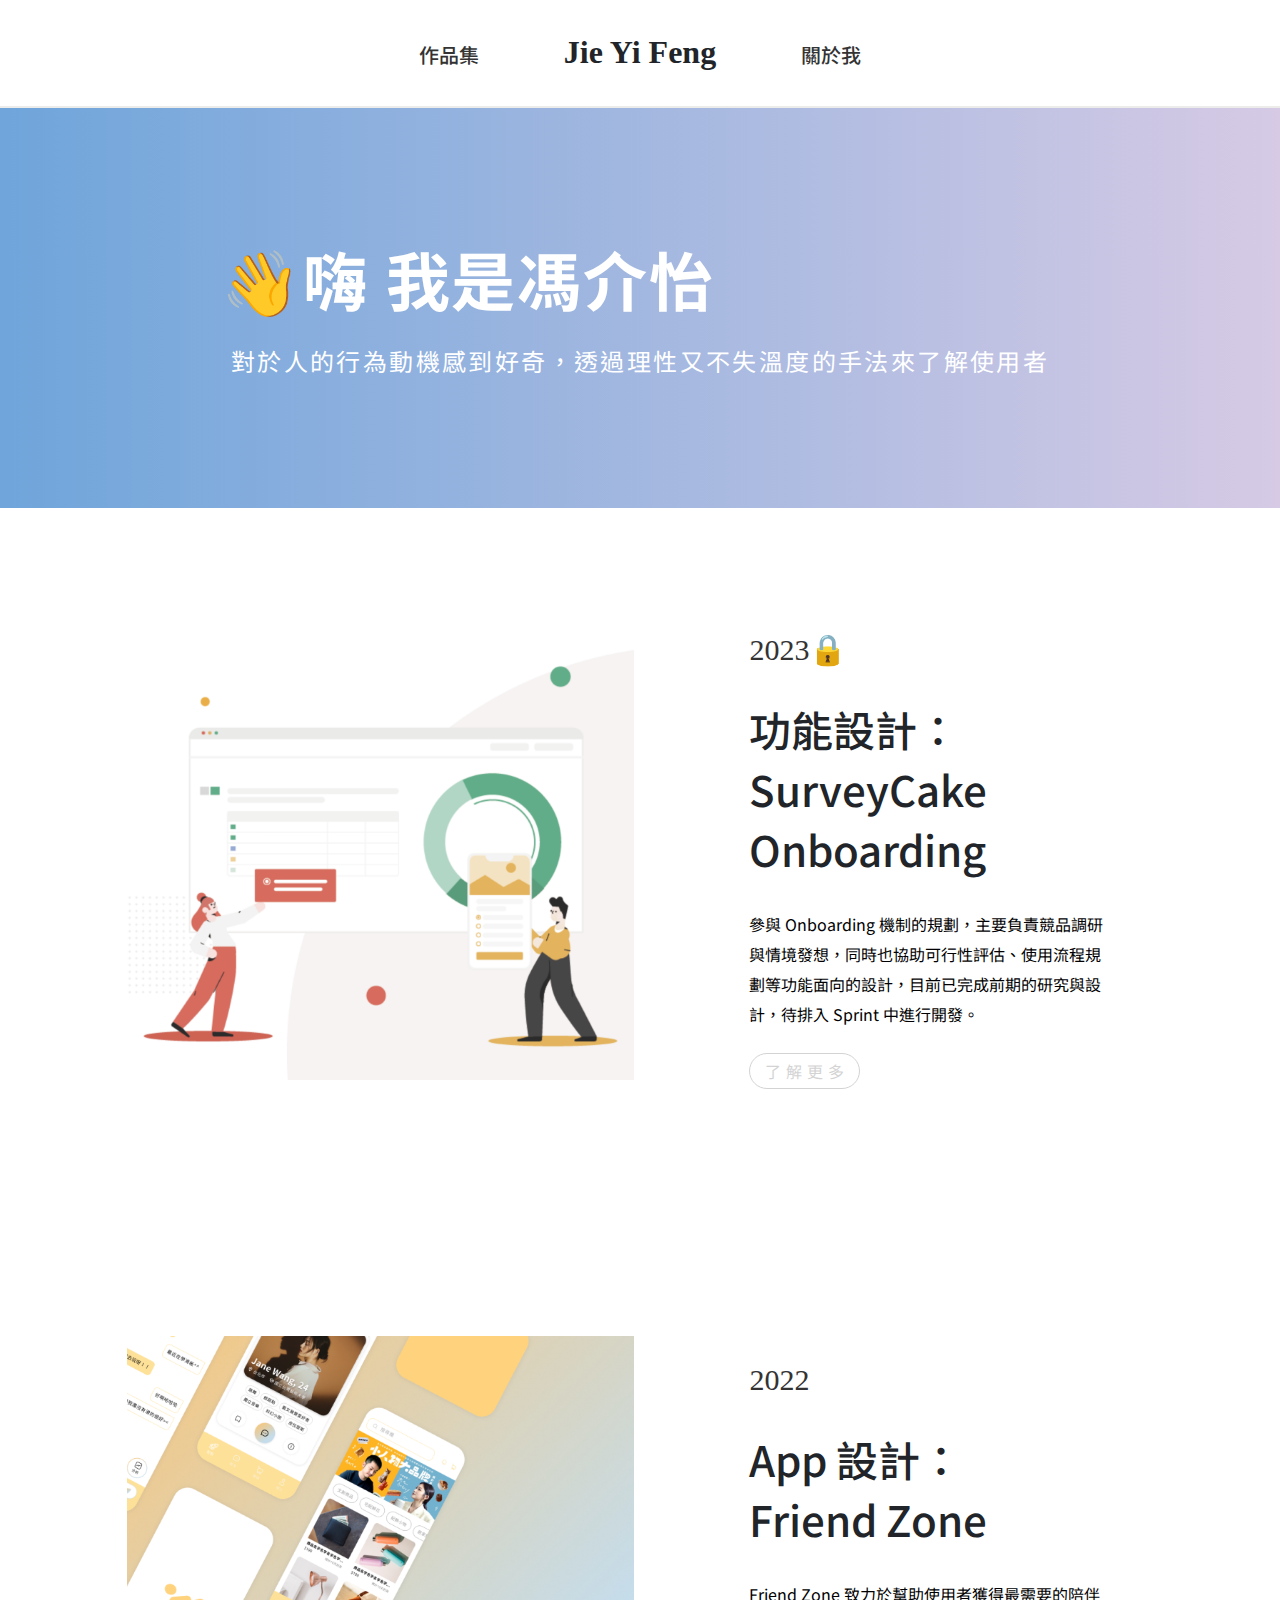
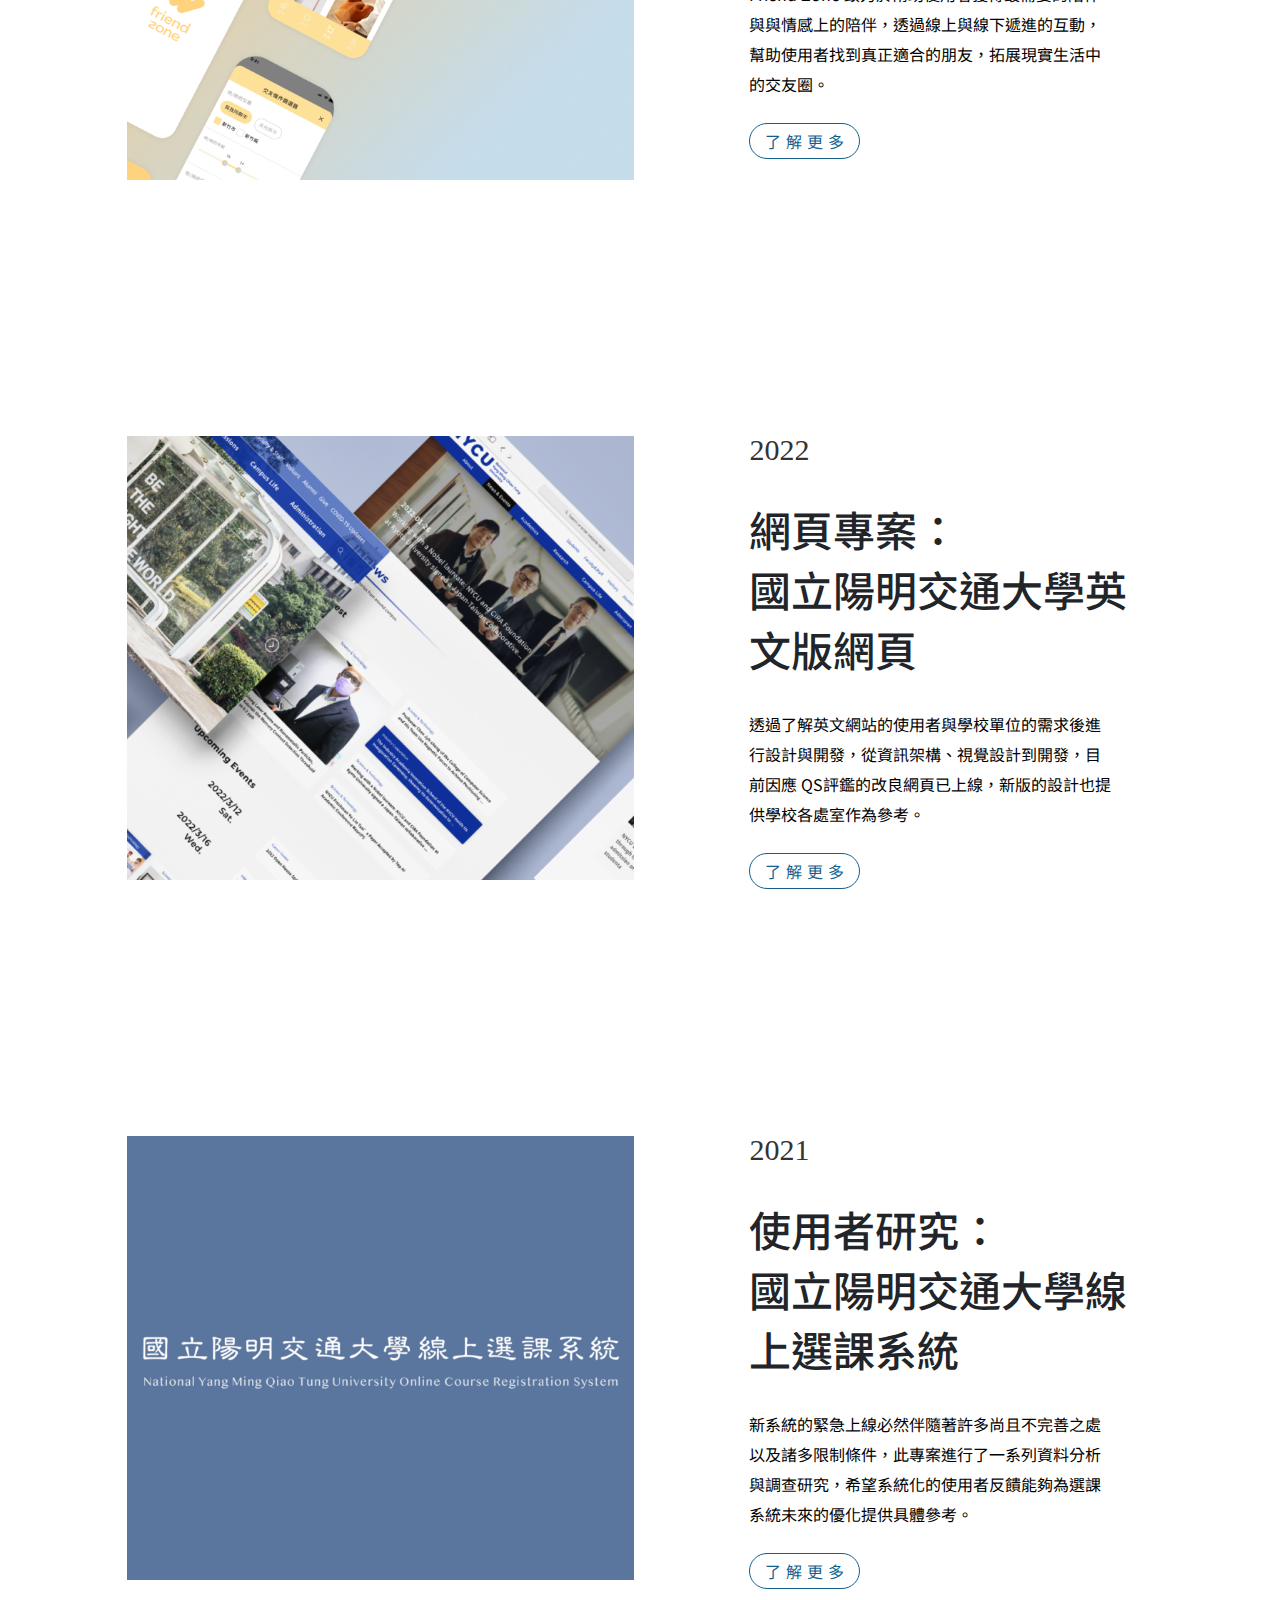
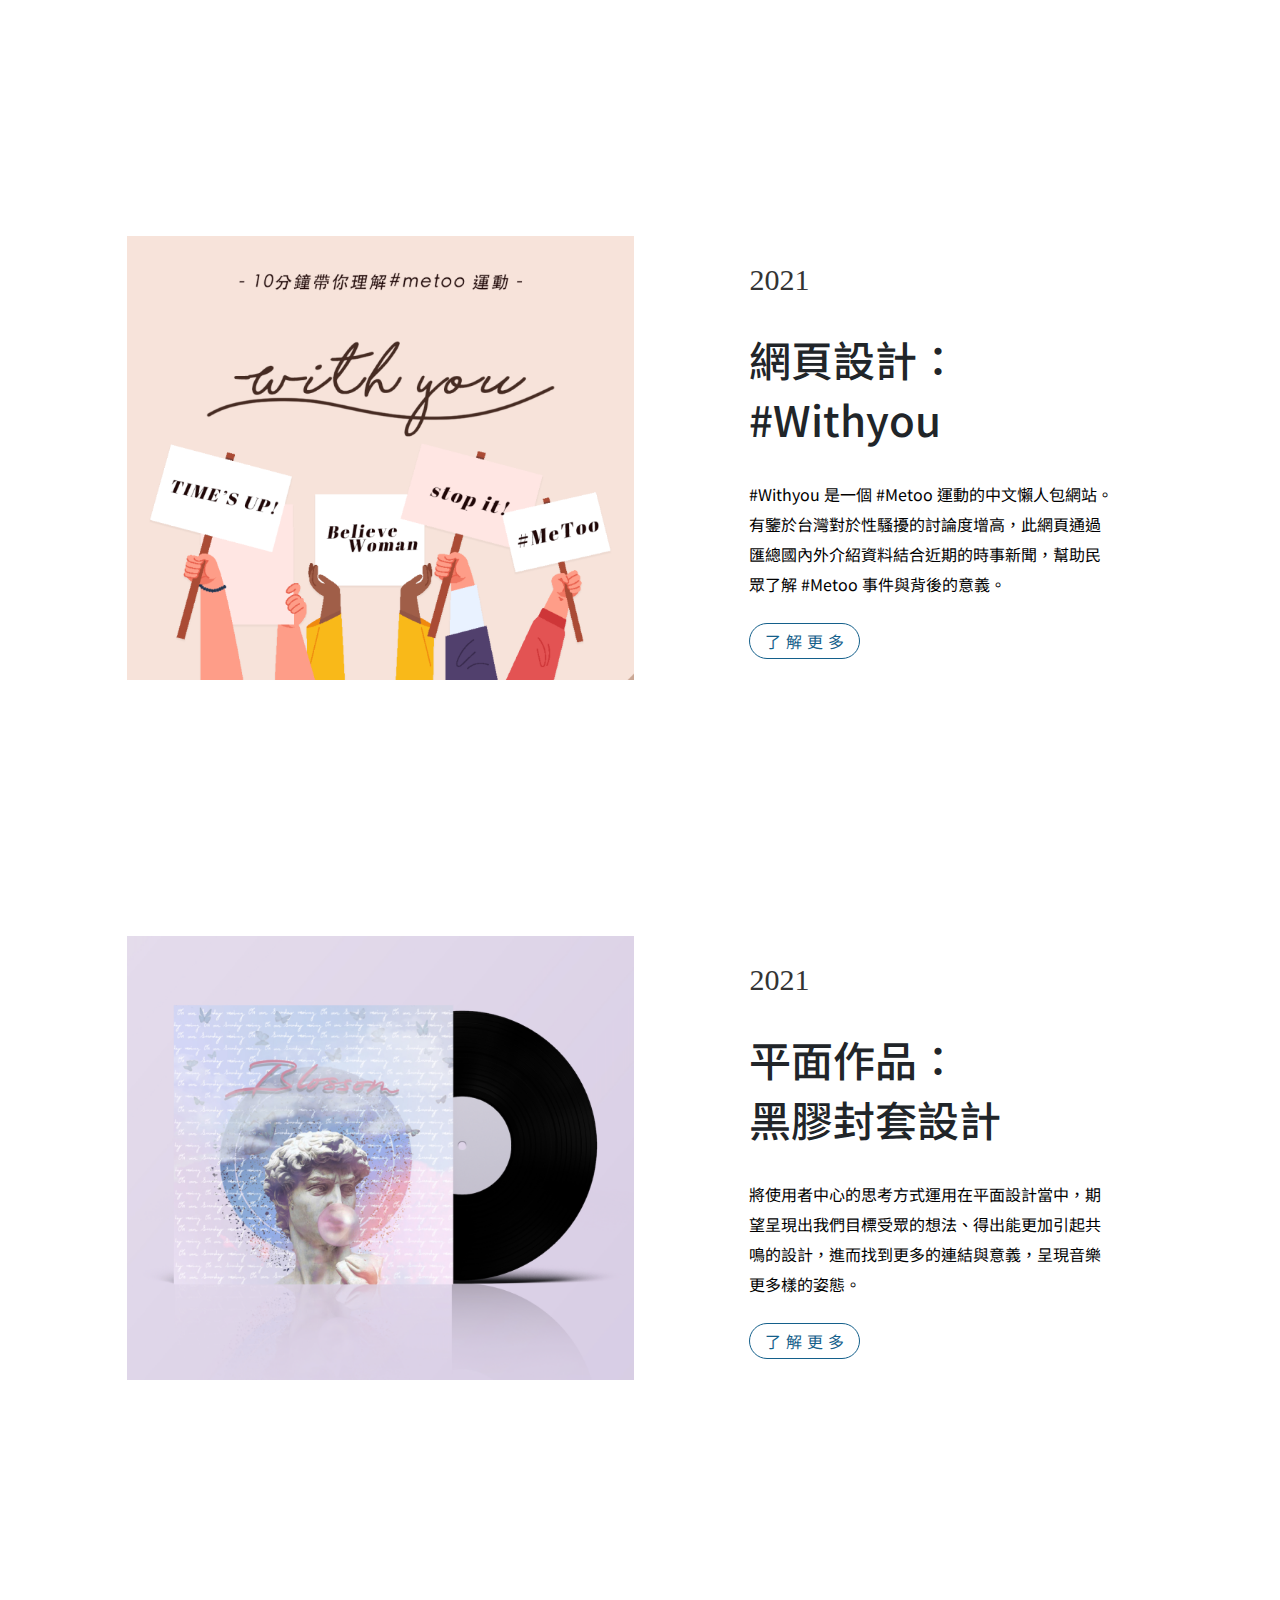
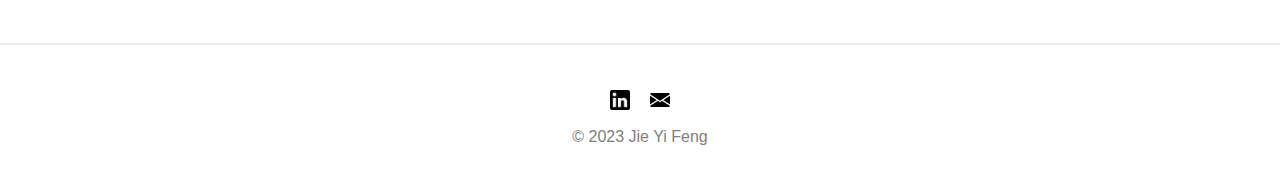
<file: index.html>
<!DOCTYPE html>
<html>
<head>
	<meta charset="UTF-8">
	<meta name="viewport" content="width=device-width, initial-scale=1" >
	<title>JieYi Feng</title>

	<link href="css/style.css" rel="stylesheet">	
	<link href="css/bootstrap.min.css" rel="stylesheet">


	<link rel="preconnect" href="https://fonts.googleapis.com">
	<link rel="preconnect" href="https://fonts.gstatic.com" crossorigin>
	<link href="https://fonts.googleapis.com/css2?family=Noto+Serif+TC&display=swap" rel="stylesheet">
	<link href="https://fonts.googleapis.com/css2?family=Noto+Sans+TC&display=swap" rel="stylesheet">
	<link href="https://fonts.cdnfonts.com/css/optima" rel="stylesheet">


	<script src="js/jQuery.js"></script>
	<script src="js/bootstrap.min.js"></script>

</head>

<script async src="https://www.googletagmanager.com/gtag/js?id=G-BCFSBPE78V"></script>
<script>
  window.dataLayer = window.dataLayer || [];
  function gtag(){dataLayer.push(arguments);}
  gtag('js', new Date());

  gtag('config', 'G-BCFSBPE78V');
</script>

<body>

	<header>
		<div class="nav">
			<div class="nav_in">
			  <a href="#" class="navtext">作品集</a>
			  <a class="name">Jie Yi Feng</a>
			  <a href="about.html" class="navtext">關於我</a>
		  </div>
		</div>
  	</header>


	<!-- 內容 -->
	<!-- wrapper包住content跟footer footer才能置底-->
	<div class="wrapper">
		<div class="content">
			<div class="gradient_block">
				<div class="titleblock">
					<div class="titletext">👋嗨 我是馮介怡</div>
					<div class="bigtext">對於人的行為動機感到好奇，透過理性又不失溫度的手法來了解使用者</div>
				</div>
			</div>
			<div class="project">
				<div class="project_left">
					<img src="img/Rectangle_1.png" class="project_img">
				</div>
				<div class="project_right">
					<div class="project_text">
						<div class="project_year">
							2023🔒
						</div>
						<div class="project_title">
							功能設計： <br>SurveyCake Onboarding
						</div>
						<div class="project_description">
							參與 Onboarding 機制的規劃，主要負責競品調研與情境發想，同時也協助可行性評估、使用流程規劃等功能面向的設計，目前已完成前期的研究與設計，待排入 Sprint 中進行開發。
						</div>
						<a class="unablebtn" style="color: lightgray;">了解更多</a>
					</div>
				</div>
			</div>
			<div class="project">
				<div class="project_left">
					<a href="friendzone.html">
						<img src="img/Rectangle_2.png" class="project_img link_img">
					</a>
				</div>
				<div class="project_right">
					<div class="project_text">
						<div class="project_year">
							2022
						</div>
						<div class="project_title">
							App 設計：<br>Friend Zone
						</div>
						<div class="project_description">
							Friend Zone 致力於幫助使用者獲得最需要的陪伴與與情感上的陪伴，透過線上與線下遞進的互動，幫助使用者找到真正適合的朋友，拓展現實生活中的交友圈。
						</div>
						<a href="friendzone.html" class="pbtn" id="aboutbtn">了解更多</a>
					</div>
				</div>
			</div>
			<div class="project">
				<div class="project_left">
					<a href="nycuen.html">
						<img src="img/01.png" class="project_img link_img">
					</a>
				</div>
				<div class="project_right">
					<div class="project_text">
						<div class="project_year">
							2022
						</div>
						<div class="project_title">
							網頁專案：<br>國立陽明交通大學英文版網頁
						</div>
						<div class="project_description">
							透過了解英文網站的使用者與學校單位的需求後進行設計與開發，從資訊架構、視覺設計到開發，目前因應 QS評鑑的改良網頁已上線，新版的設計也提供學校各處室作為參考。
						</div>
						<a href="nycuen.html" class="pbtn" id="aboutbtn">了解更多</a>
					</div>
				</div>
			</div>
			<div class="project">
				<div class="project_left">
					<a href="nycucoursesys.html">
						<img src="img/02.png" class="project_img link_img">
					</a>
				</div>
				<div class="project_right">
					<div class="project_text">
						<div class="project_year">
							2021
						</div>
						<div class="project_title">
							使用者研究：<br>國立陽明交通大學線上選課系統
						</div>
						<div class="project_description">
							新系統的緊急上線必然伴隨著許多尚且不完善之處以及諸多限制條件，此專案進行了一系列資料分析與調查研究，希望系統化的使用者反饋能夠為選課系統未來的優化提供具體參考。
						</div>
						<a href="nycucoursesys.html" class="pbtn" id="aboutbtn">了解更多</a>
					</div>
				</div>
			</div>
			<div class="project">
				<div class="project_left">
					<a href="withyou.html">
						<img src="img/03.png" class="project_img link_img">
					</a>
				</div>
				<div class="project_right">
					<div class="project_text">
						<div class="project_year">
							2021
						</div>
						<div class="project_title">
							網頁設計：<br>#Withyou
						</div>
						<div class="project_description">
							#Withyou 是一個 #Metoo 運動的中文懶人包網站。有鑒於台灣對於性騷擾的討論度增高，此網頁通過匯總國內外介紹資料結合近期的時事新聞，幫助民眾了解 #Metoo 事件與背後的意義。
						</div>
						<a href="withyou.html" class="pbtn" id="aboutbtn">了解更多</a>
					</div>
				</div>
			</div>
			<div class="project">
				<div class="project_left">
					<a href="record.html">
						<img src="img/04.png" class="project_img link_img">
					</a>
				</div>
				<div class="project_right">
					<div class="project_text">
						<div class="project_year">
							2021
						</div>
						<div class="project_title">
							平面作品：<br>黑膠封套設計
						</div>
						<div class="project_description">
							將使用者中心的思考方式運用在平面設計當中，期望呈現出我們目標受眾的想法、得出能更加引起共鳴的設計，進而找到更多的連結與意義，呈現音樂更多樣的姿態。
						</div>
						<a href="record.html" class="pbtn" id="aboutbtn">了解更多</a>
					</div>
				</div>
			</div>
		</div>


		<!-- Footer -->
		<footer>
			<div class="footer">
				<div class="footerimg">
					<a href="https://www.linkedin.com/in/jie-yi-feng/" target="_blank" class="fb"><img src="img/linkedin.png"></a>
					<a href="mailto:nicf04jy@gmail.com" target="_blank"><img src="img/email.png"></a>
				</div>
				<div class="footertext">© 2023 Jie Yi Feng</div>
			</div>
		</footer>
	</div>
</body>
</html>
</file>
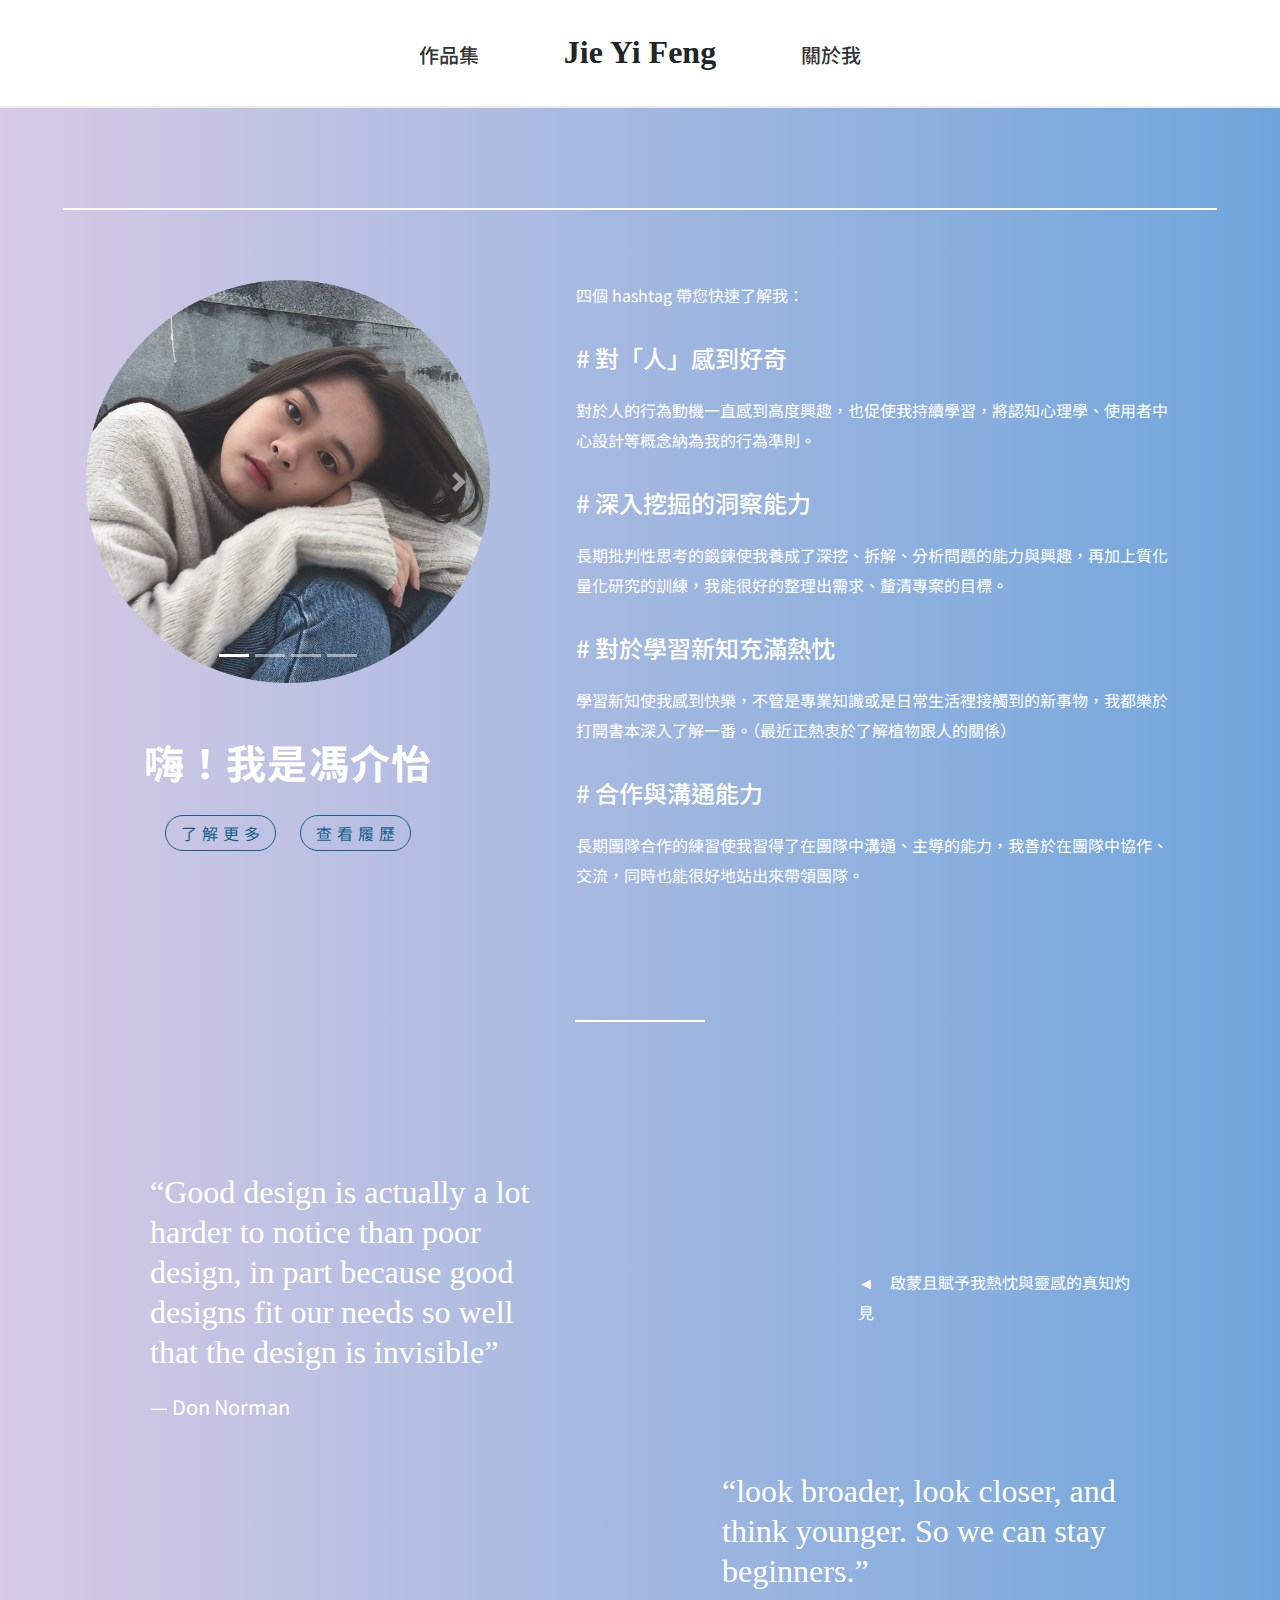
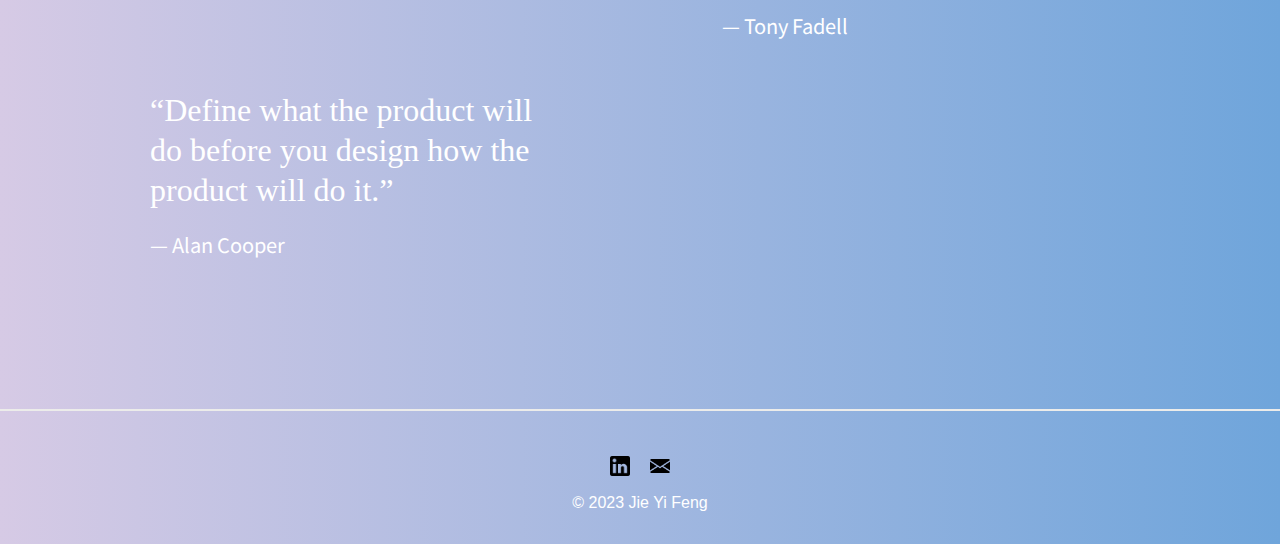
<file: about.html>
<!DOCTYPE html>
<html>
<head>
	<meta charset="UTF-8">
	<meta name="viewport" content="width=device-width, initial-scale=1" >
	<title>JieYi Feng</title>

	<link href="css/about.css" rel="stylesheet">	
	<link href="css/bootstrap.min.css" rel="stylesheet">


	<link rel="preconnect" href="https://fonts.googleapis.com">
	<link rel="preconnect" href="https://fonts.gstatic.com" crossorigin>
	<link href="https://fonts.googleapis.com/css2?family=Noto+Serif+TC&display=swap" rel="stylesheet">
	<link href="https://fonts.googleapis.com/css2?family=Noto+Sans+TC&display=swap" rel="stylesheet">

	<script src="js/jQuery.js"></script>
	<script src="js/bootstrap.min.js"></script>
	<link href="https://fonts.cdnfonts.com/css/optima" rel="stylesheet">


</head>

<script async src="https://www.googletagmanager.com/gtag/js?id=G-BCFSBPE78V"></script>
<script>
  window.dataLayer = window.dataLayer || [];
  function gtag(){dataLayer.push(arguments);}
  gtag('js', new Date());

  gtag('config', 'G-BCFSBPE78V');
</script>

<body>

	<header>
		<div class="nav">
			<div class="nav_in">
			  <a href="index.html" class="navtext">作品集</a>
			  <a class="name">Jie Yi Feng</a>
			  <a href="#" class="navtext">關於我</a>
		  </div>
		</div>
  	</header>


	<!-- 內容 -->
	<!-- wrapper包住content跟footer footer才能置底-->
	<div class="wrapper">
		<hr style=" border: 1px solid white; width: 90%; margin-top: 100px;margin-bottom: 70px;">
		<div class="intro">
			<div class="intro_left">
				<div class="container_photo">
					<div class="carousel slide" data-ride="carousel" id="carousel-demo">
						<ol class="carousel-indicators">
							<li data-target="#carousel-demo" data-slide-to="0" class="active"></li>
							<li data-target="#carousel-demo" data-slide-to="1"></li>
							<li data-target="#carousel-demo" data-slide-to="2"></li>
							<li data-target="#carousel-demo" data-slide-to="3"></li>
						</ol>
						<div class="carousel-inner">
							<div class="carousel-item active">
								<img class="d-block w-100" src="img/me.png" alt="">
							</div>
							<div class="carousel-item">
								<img class="d-block w-100" src="img/me1.png" alt="">
							</div>
							<div class="carousel-item">
								<img class="d-block w-100" src="img/me2.png" alt="">
							</div>
							<div class="carousel-item">
								<img class="d-block w-100" src="img/me0.png" alt="">
							</div>
				
							<a href="#carousel-demo" class="carousel-control-prev" data-slide="prev">
								<span class="carousel-control-prev-icon"></span>
							</a>
							<a href="#carousel-demo" class="carousel-control-next" data-slide="next">
								<span class="carousel-control-next-icon"></span>
							</a>
						</div>
					</div>
			 	</div>
				 <div class="hi">
					嗨！我是馮介怡
				</div>
				<div class="introbtn">
					<a href="https://bento.me/nicolefeng" class="pbtn aboutbtn">了解更多</a>
					<a href="https://drive.google.com/file/d/15Do80Xqd6d7ytqFucLpXWKkGfe-7Lpwo/view?usp=share_link" class="pbtn aboutbtn">查看履歷</a>
				</div>
				
			</div>
			<div class="intro_right">
				<div class="Context-cn">四個 hashtag 帶您快速了解我：</div>
				<div class="hashtag">
					<div class="About-subtitle-cn"># 對「人」感到好奇</div>
					<div class="Context-cn">對於人的行為動機一直感到高度興趣，也促使我持續學習，將認知心理學、使用者中心設計等概念納為我的行為準則。</div>
				</div>
				<div class="hashtag">
					<div class="About-subtitle-cn"># 深入挖掘的洞察能力</div>
					<div class="Context-cn">長期批判性思考的鍛鍊使我養成了深挖、拆解、分析問題的能力與興趣，再加上質化量化研究的訓練，我能很好的整理出需求、釐清專案的目標。</div>
				</div>
				<div class="hashtag">
					<div class="About-subtitle-cn"># 對於學習新知充滿熱忱</div>
					<div class="Context-cn">學習新知使我感到快樂，不管是專業知識或是日常生活裡接觸到的新事物，我都樂於打開書本深入了解一番。（最近正熱衷於了解植物跟人的關係）</div>
				</div>
				<div class="hashtag">
					<div class="About-subtitle-cn"># 合作與溝通能力</div>
					<div class="Context-cn">長期團隊合作的練習使我習得了在團隊中溝通、主導的能力，我善於在團隊中協作、交流，同時也能很好地站出來帶領團隊。</div>
				</div>	
			</div>
		</div>
		<hr style=" border: 1px solid white; width: 10%; margin-top: 100px;margin-bottom: 150px;">
		<div class="quote">
			<div class="quote_left" style="width:60%; flex-direction: column;">
				<div class="about_quote">“Good design is actually a lot harder to notice than poor design, in part because good designs fit our needs so well that the design is invisible”</div>
				<div class="about_quote_author">—  Don Norman</div>
			</div>
			<div class="quote_right" style="width:40%;">
				<div class="Context-cn" style="margin:0 auto">◄&emsp;啟蒙且賦予我熱忱與靈感的真知灼見</div>
			</div>
		</div>
		<div class="quote">
			<div class="quote_left" style="width:40%;">
			
			</div>
			<div class="quote_right" style="width:60%; flex-direction: column;">
				<div class="about_quote">“look broader, look closer, and think younger. So we can stay beginners.”</div>
				<div class="about_quote_author">—  Tony Fadell</div>
			</div>
		</div>
		<div class="quote" style="margin-bottom:150px">
			<div class="quote_left" style="width:60%; flex-direction: column;">
				<div class="about_quote">“Define what the product will do before you design how the product will do it.”</div>
				<div class="about_quote_author">—  Alan Cooper</div>
			</div>
			<div class="quote_right" style="width:40%;">
			</div>
		</div>

		<!-- Footer -->
		<footer>
			<div class="footer">
				<div class="footerimg">
					<a href="https://www.linkedin.com/in/jie-yi-feng/" target="_blank" class="fb"><img src="img/linkedin.png"></a>
					<a href="mailto:nicf04jy@gmail.com" target="_blank"><img src="img/email.png"></a>
				</div>
				<div class="footertext">© 2023 Jie Yi Feng</div>
			</div>
		</footer>
	</div>



</body>
</html>
</file>
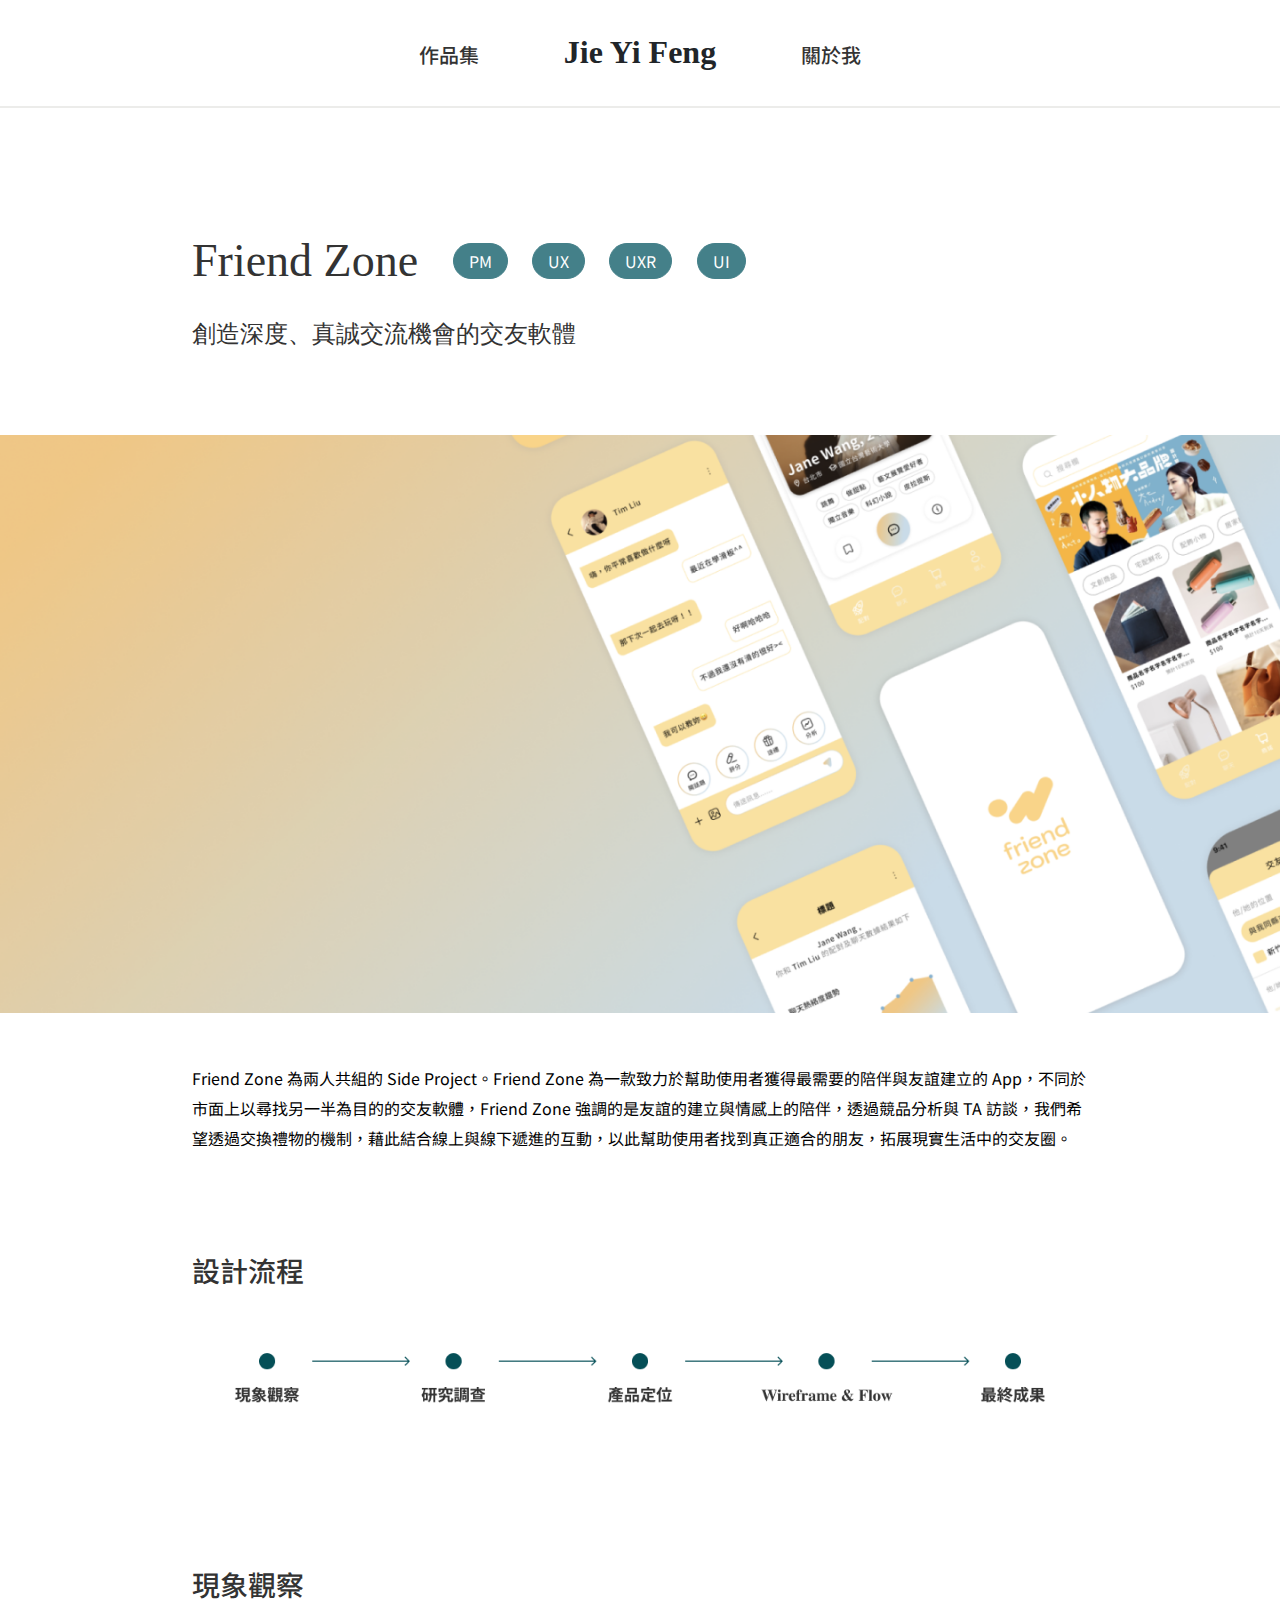
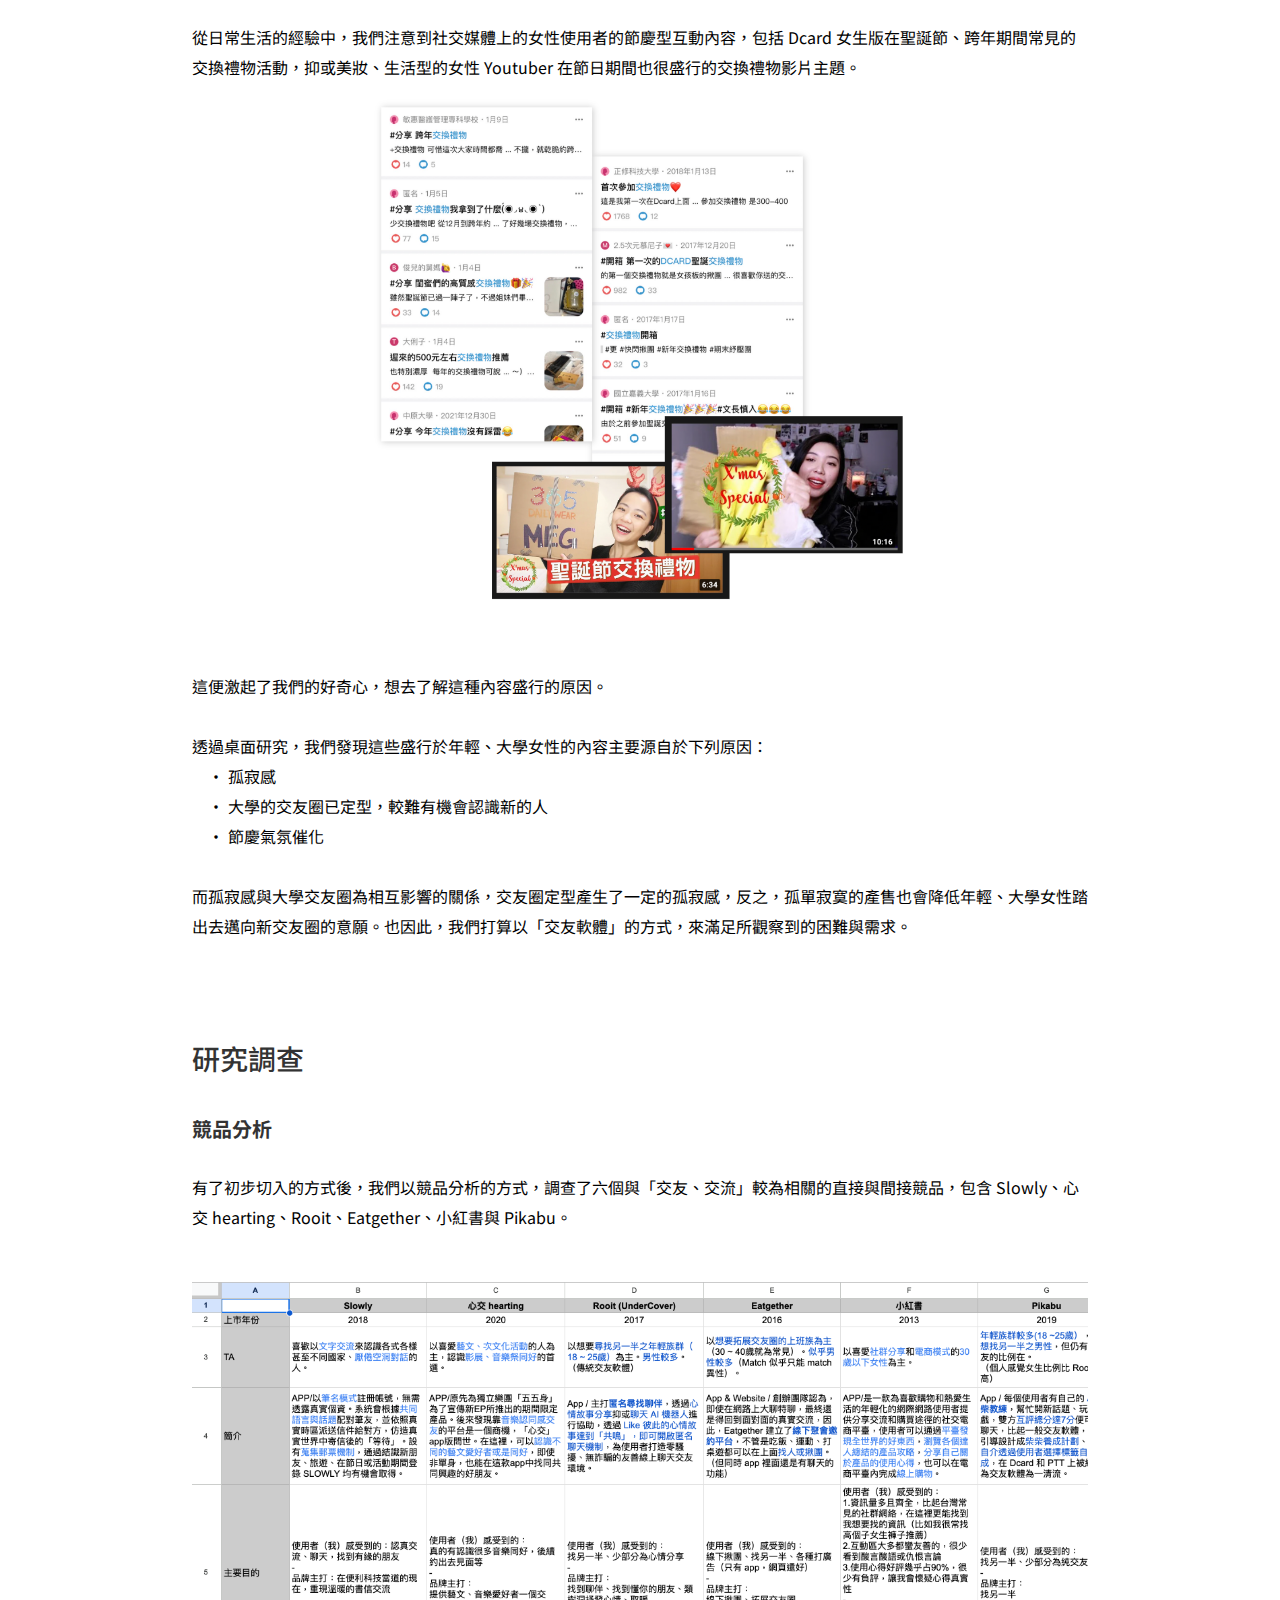
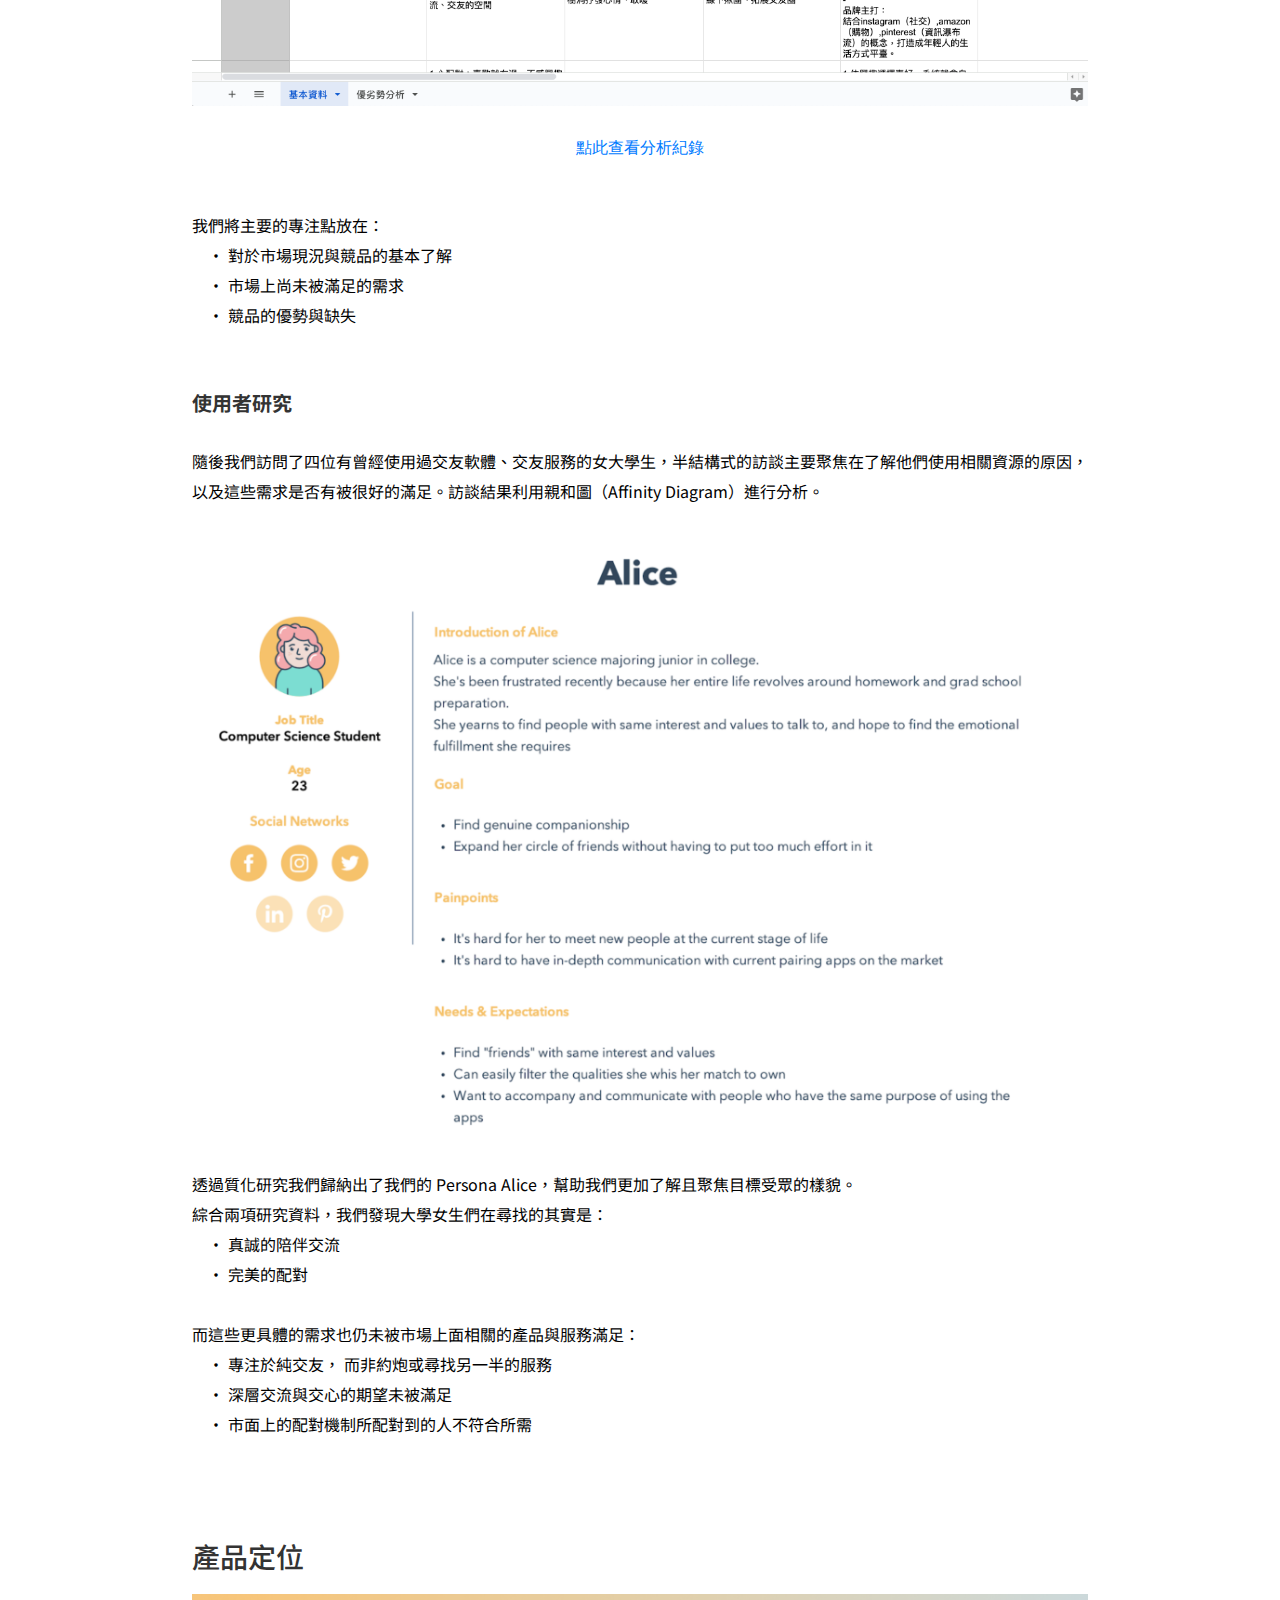
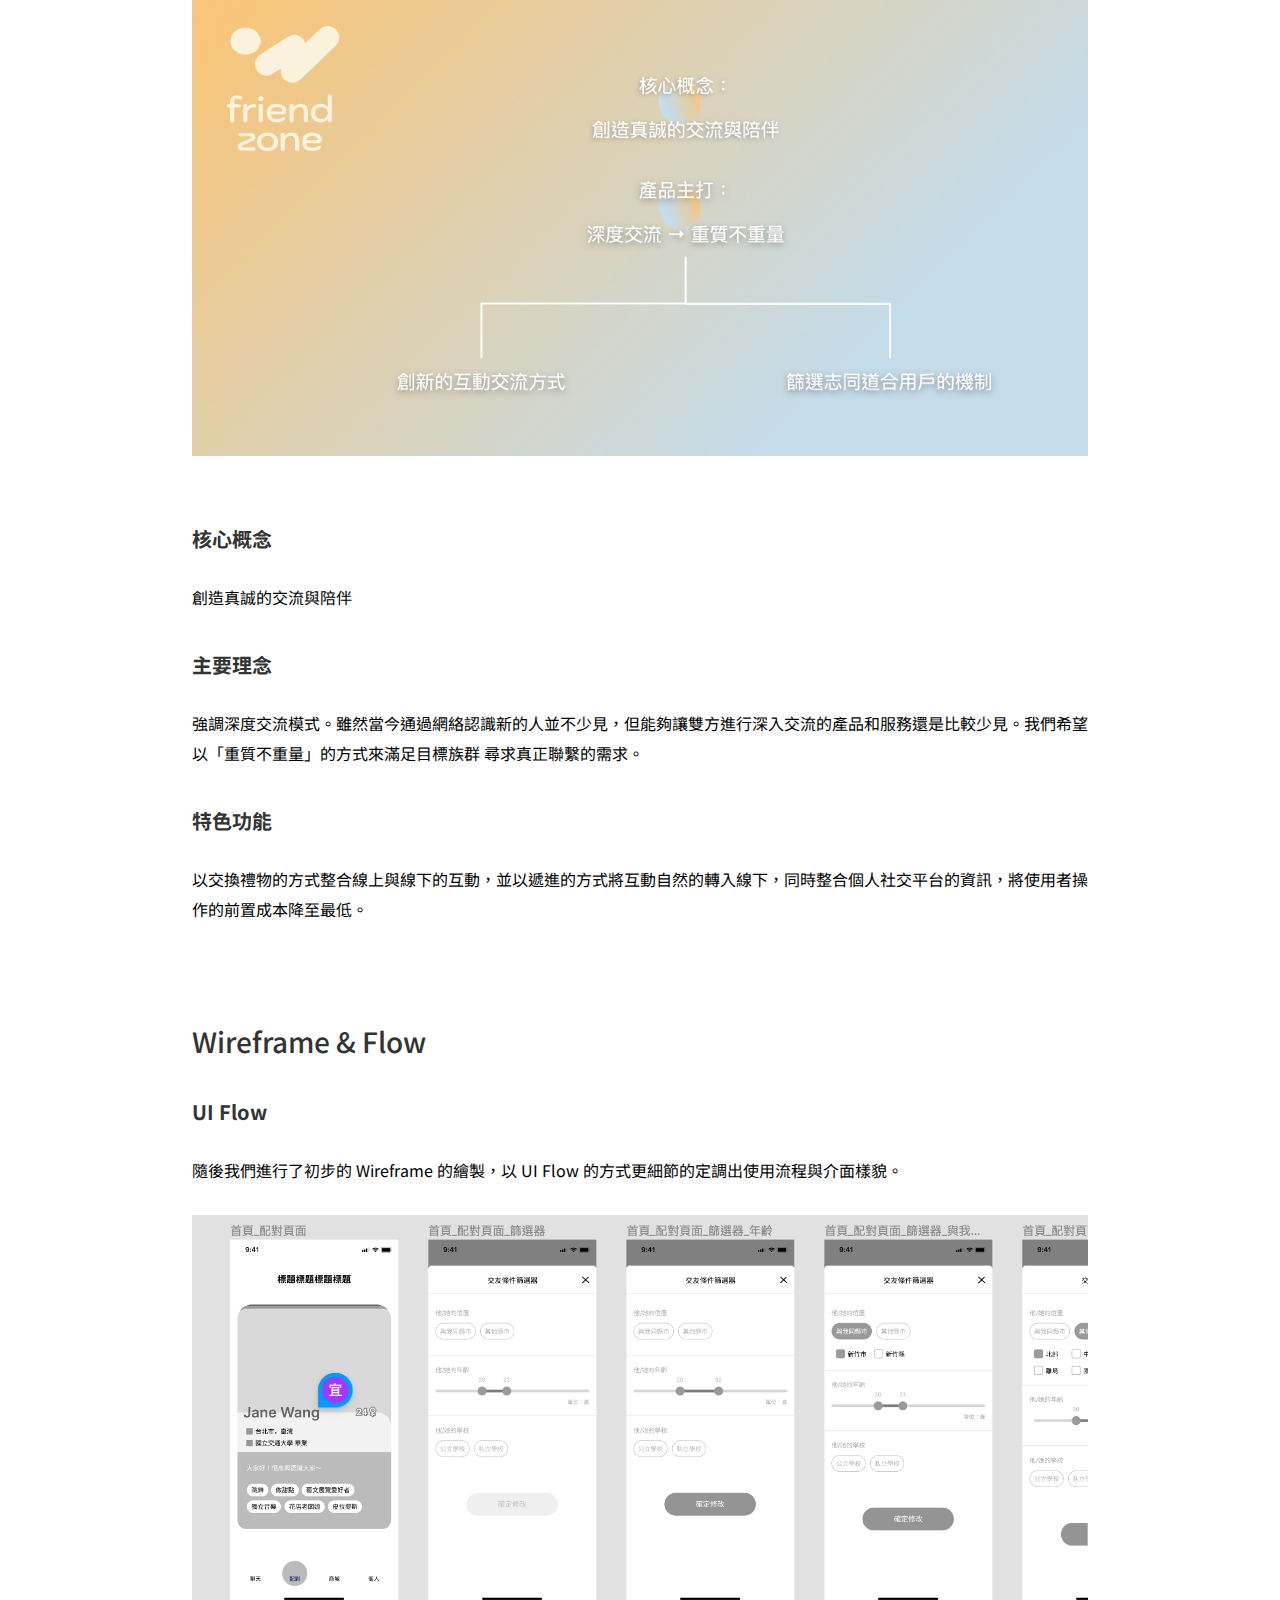
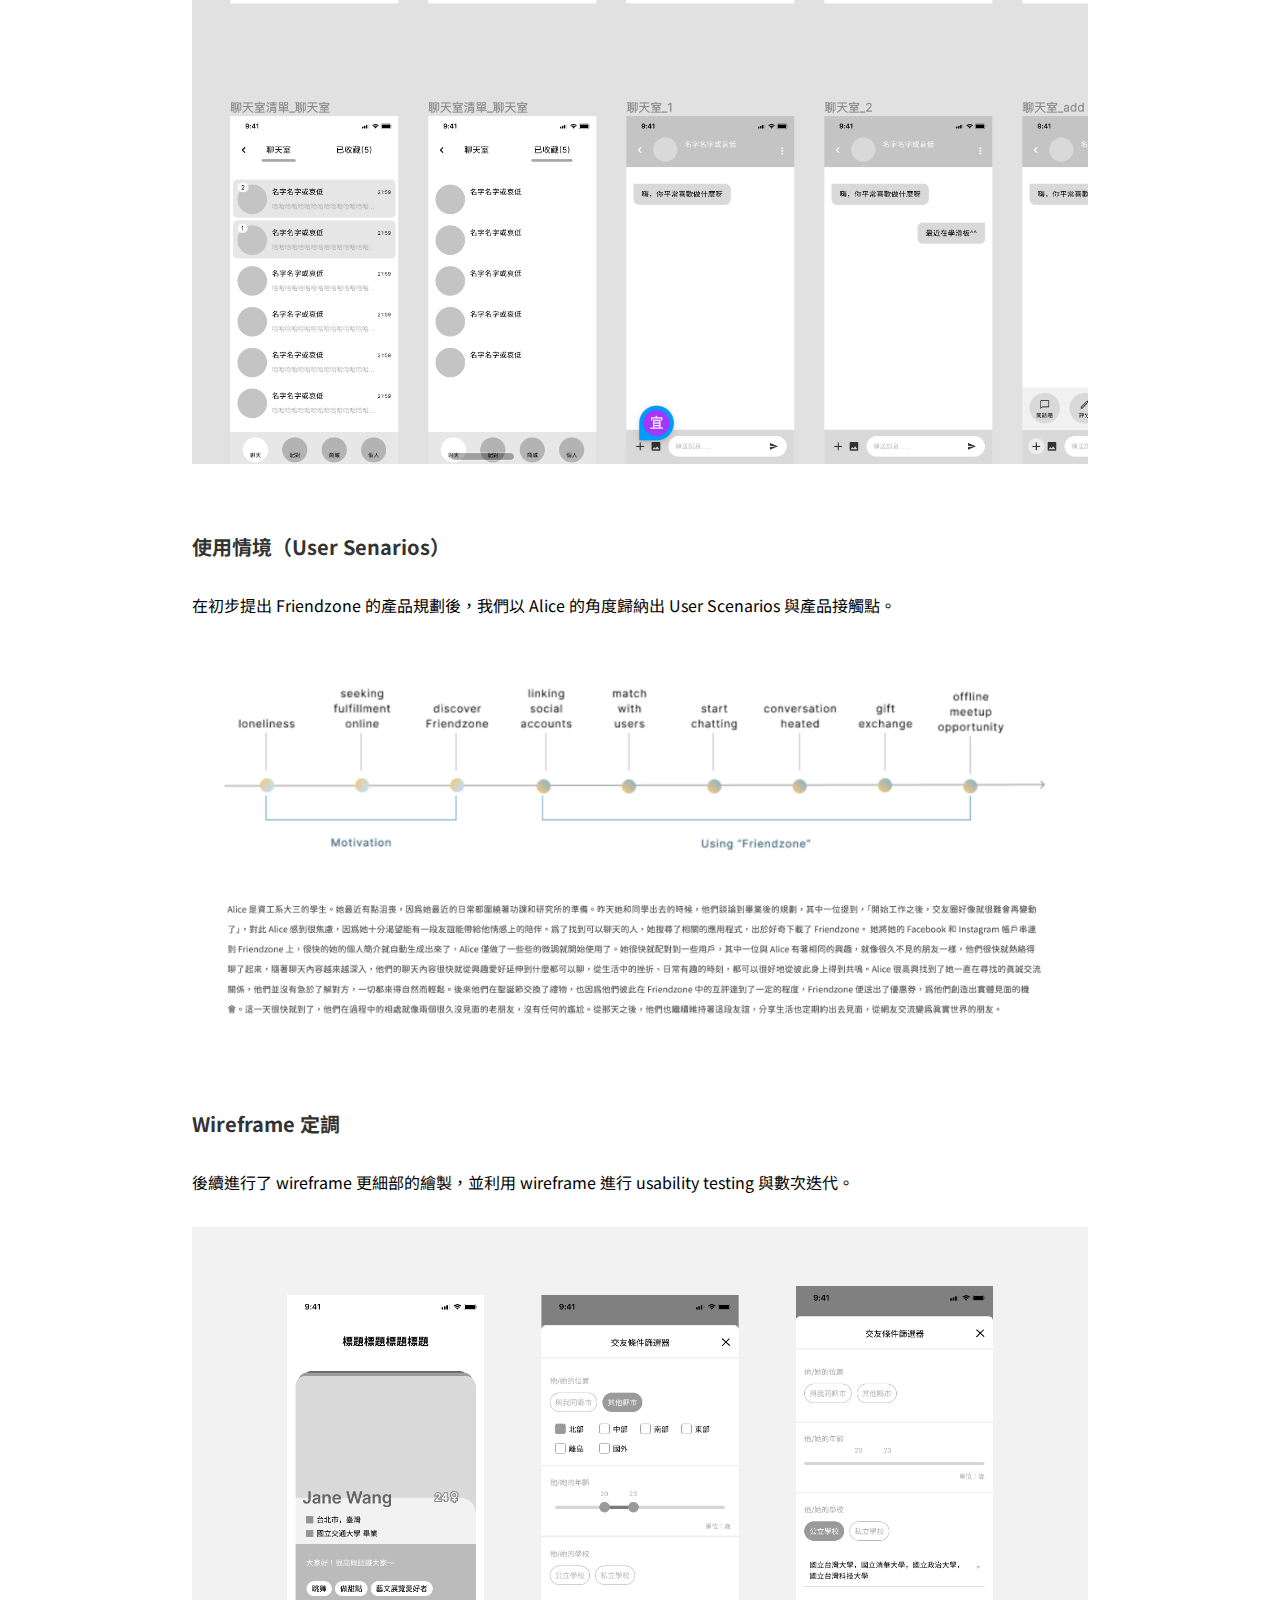
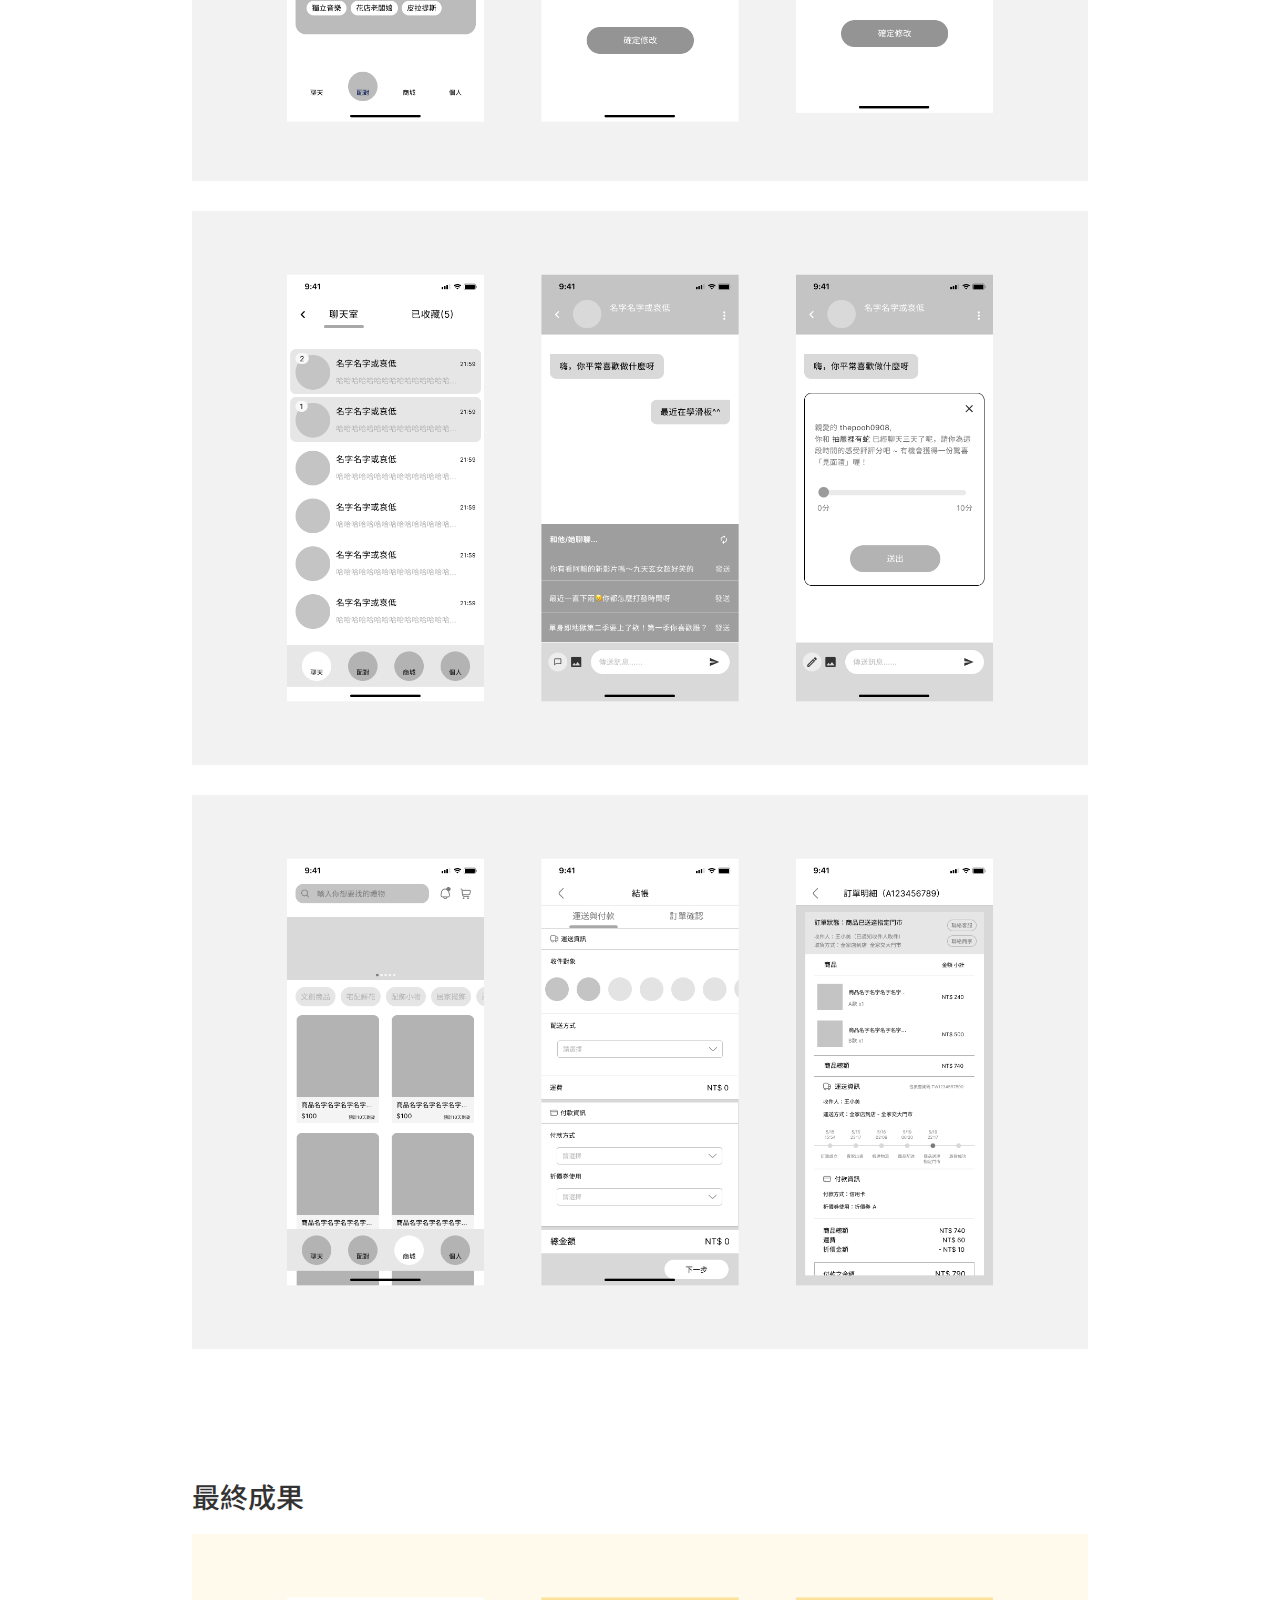
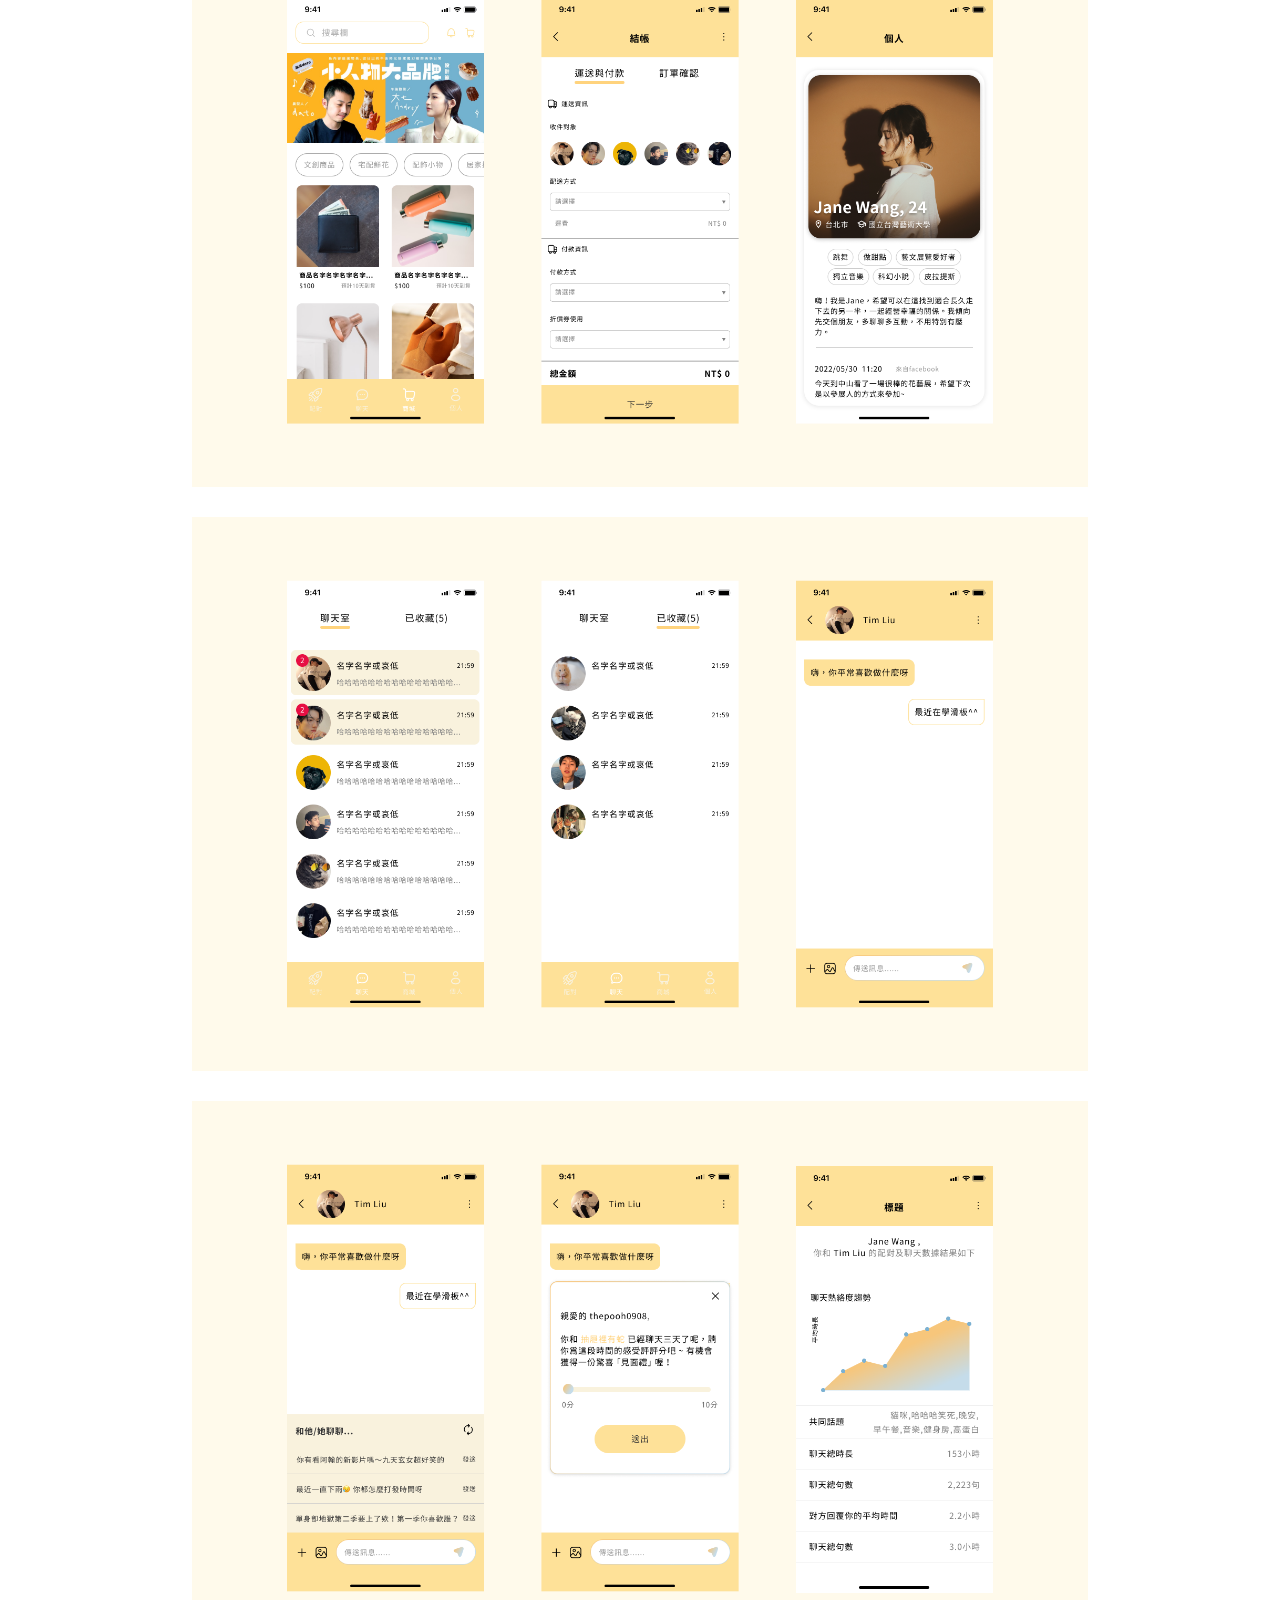
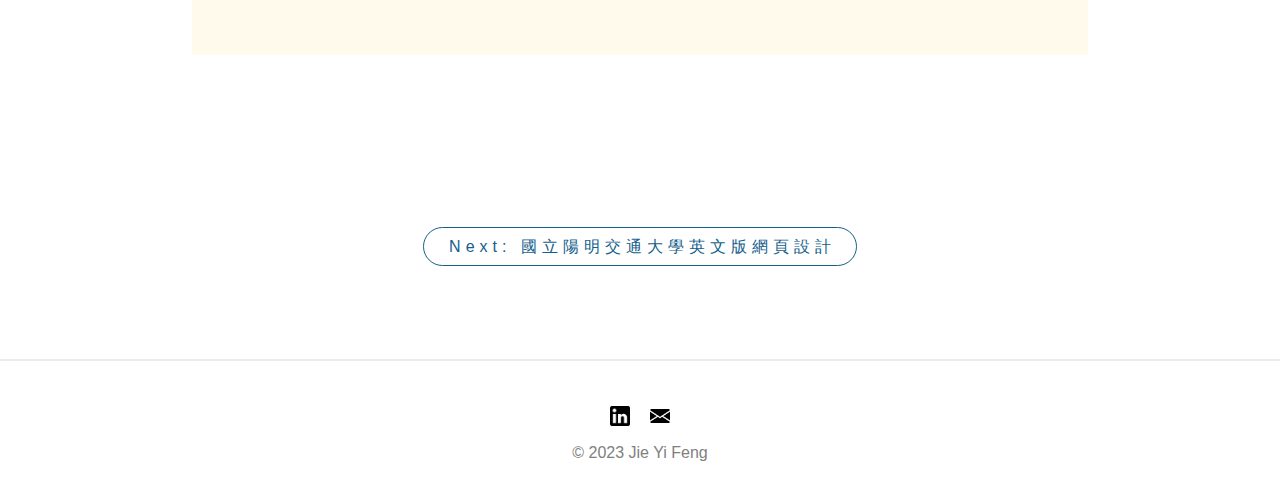
<file: friendzone.html>
<!DOCTYPE html>
<html>
<head>
	<meta charset="UTF-8">
	<meta name="viewport" content="width=device-width, initial-scale=1" >
	<title>JieYi Feng</title>

	<link href="css/porfolio.css" rel="stylesheet">	
	<link href="css/bootstrap.min.css" rel="stylesheet">


	<link rel="preconnect" href="https://fonts.googleapis.com">
	<link rel="preconnect" href="https://fonts.gstatic.com" crossorigin>
	<link href="https://fonts.googleapis.com/css2?family=Noto+Serif+TC&display=swap" rel="stylesheet">
	<link href="https://fonts.googleapis.com/css2?family=Noto+Sans+TC&display=swap" rel="stylesheet">

	<script src="js/jQuery.js"></script>
	<script src="js/bootstrap.min.js"></script>
	<link href="https://fonts.cdnfonts.com/css/optima" rel="stylesheet">


</head>

<script async src="https://www.googletagmanager.com/gtag/js?id=G-BCFSBPE78V"></script>
<script>
  window.dataLayer = window.dataLayer || [];
  function gtag(){dataLayer.push(arguments);}
  gtag('js', new Date());

  gtag('config', 'G-BCFSBPE78V');
</script>


<body>

	<header>
		<div class="nav">
			<div class="nav_in">
			  <a href="index.html" class="navtext">作品集</a>
			  <a class="name">Jie Yi Feng</a>
			  <a href="about.html" class="navtext">關於我</a>
		  </div>
		</div>
  	</header>


	<!-- 內容 -->
	<!-- wrapper包住content跟footer footer才能置底-->
	<div class="wrapper">
		<div class="project-title">
			<div class="title-top">
				<div class="project-title-cn">
					Friend Zone
				</div>
				<div class="hashtag-div">
                    <div class="hashtag">
						PM
					</div>
                    <div class="hashtag">
						UX
					</div>
					<div class="hashtag">
						UXR
					</div>
                    <div class="hashtag">
						UI
					</div>
				</div>
			</div>
			<div class="project-subtitle-cn">
				創造深度、真誠交流機會的交友軟體
			</div>
		</div>
		<img src="img/E0.png" style="width:100%">
		<div class="block">
			<div class="Context-cn">
                Friend Zone 為兩人共組的 Side Project。Friend Zone 為一款致力於幫助使用者獲得最需要的陪伴與友誼建立的 App，不同於市面上以尋找另一半為目的的交友軟體，Friend Zone 強調的是友誼的建立與情感上的陪伴，透過競品分析與 TA 訪談，我們希望透過交換禮物的機制，藉此結合線上與線下遞進的互動，以此幫助使用者找到真正適合的朋友，拓展現實生活中的交友圈。
			</div>
		</div>
		<div class="block">
			<div class="project-context-title-cn">
				設計流程
			</div>
			<img src="img/E1.png" class="project-img">
		</div>
		<div class="block">
			<div class="project-context-title-cn">
				現象觀察
			</div>
			<div class="Context-cn">
                從日常生活的經驗中，我們注意到社交媒體上的女性使用者的節慶型互動內容，包括 Dcard 女生版在聖誕節、跨年期間常見的交換禮物活動，抑或美妝、生活型的女性 Youtuber 在節日期間也很盛行的交換禮物影片主題。
			</div>
			<img src="img/E2.png" class="project-img">
            <div class="Context-cn">
                這便激起了我們的好奇心，想去了解這種內容盛行的原因。
                <br><br>透過桌面研究，我們發現這些盛行於年輕、大學女性的內容主要源自於下列原因：
                <br>&emsp;• 孤寂感
                <br>&emsp;• 大學的交友圈已定型，較難有機會認識新的人
                <br>&emsp;• 節慶氣氛催化
                <br><br>而孤寂感與大學交友圈為相互影響的關係，交友圈定型產生了一定的孤寂感，反之，孤單寂寞的產售也會降低年輕、大學女性踏出去邁向新交友圈的意願。也因此，我們打算以「交友軟體」的方式，來滿足所觀察到的困難與需求。
			</div>
		</div>
		<div class="block">
			<div class="project-context-title-cn">
				研究調查
			</div>
            <div class="project-context-subtitle-cn">
				競品分析
			</div>
			<div class="Context-cn" style="margin-bottom: 50px;">
                有了初步切入的方式後，我們以競品分析的方式，調查了六個與「交友、交流」較為相關的直接與間接競品，包含 Slowly、心交 hearting、Rooit、Eatgether、小紅書與 Pikabu。
			</div>
			<div>
				<img src="img/E3.png" class="project-img">
				<div style="margin: 0 auto; text-align: center; margin-bottom: 50px;"><a href="https://docs.google.com/spreadsheets/d/1KWri9U34N3XFxmq7h2kYb_uAtP1zB8cLAvOfhAxsKkI/edit?usp=sharing" target="_blank">點此查看分析紀錄</a></div>
			</div>
            <div class="Context-cn" style="margin-bottom: 50px;">
                我們將主要的專注點放在：
                <br>&emsp;• 對於市場現況與競品的基本了解
                <br>&emsp;• 市場上尚未被滿足的需求
                <br>&emsp;• 競品的優勢與缺失
			</div>
            <div class="project-context-subtitle-cn">
				使用者研究
			</div>
			<div class="Context-cn" style="margin-bottom: 30px;">
                隨後我們訪問了四位有曾經使用過交友軟體、交友服務的女大學生，半結構式的訪談主要聚焦在了解他們使用相關資源的原因，以及這些需求是否有被很好的滿足。訪談結果利用親和圖（Affinity Diagram）進行分析。
			</div>
			<img src="img/E4.png" class="project-img">
            <div class="Context-cn">
                透過質化研究我們歸納出了我們的 Persona Alice，幫助我們更加了解且聚焦目標受眾的樣貌。
                <br>綜合兩項研究資料，我們發現大學女生們在尋找的其實是：
                <br>&emsp;• 真誠的陪伴交流
                <br>&emsp;• 完美的配對

                <br><br>而這些更具體的需求也仍未被市場上面相關的產品與服務滿足：
                <br>&emsp;• 專注於純交友， 而非約炮或尋找另一半的服務
                <br>&emsp;• 深層交流與交心的期望未被滿足
                <br>&emsp;• 市面上的配對機制所配對到的人不符合所需
			</div>
		</div>
        <div class="block">
            <div class="project-context-title-cn">
				產品定位
			</div>
			<img src="img/E5.png" class="project-img">
            <div class="project-context-subtitle-cn">
				核心概念
			</div>
            <div class="Context-cn">
                創造真誠的交流與陪伴
            </div>
            <div class="project-context-subtitle-cn">
				主要理念
			</div>
            <div class="Context-cn">
                強調深度交流模式。雖然當今通過網絡認識新的人並不少見，但能夠讓雙方進行深入交流的產品和服務還是比較少見。我們希望以「重質不重量」的方式來滿足目標族群
                尋求真正聯繫的需求。
            </div>
            <div class="project-context-subtitle-cn">
				特色功能
			</div>
            <div class="Context-cn">
                以交換禮物的方式整合線上與線下的互動，並以遞進的方式將互動自然的轉入線下，同時整合個人社交平台的資訊，將使用者操作的前置成本降至最低。
            </div>
        </div>
        <div class="block">
            <div class="project-context-title-cn">
				Wireframe & Flow
			</div>
            <div class="project-context-subtitle-cn">
				UI Flow
			</div>
            <div class="Context-cn" style="margin-bottom: 30px;">
                隨後我們進行了初步的 Wireframe 的繪製，以 UI Flow 的方式更細節的定調出使用流程與介面樣貌。
            </div>
			<img src="img/E6.png" class="project-img">
            <div class="project-context-subtitle-cn">
				使用情境（User Senarios）
			</div>
            <div class="Context-cn" style="margin-bottom: 30px;">
                在初步提出 Friendzone 的產品規劃後，我們以 Alice 的角度歸納出 User Scenarios 與產品接觸點。
            </div>
			<img src="img/E7.png" class="project-img">
            <div class="project-context-subtitle-cn">
				Wireframe 定調
			</div>
            <div class="Context-cn" style="margin-bottom: 30px;">
                後續進行了 wireframe 更細部的繪製，並利用 wireframe 進行 usability testing 與數次迭代。
            </div>
			<img src="img/E8.png" class="project-img">
			<img src="img/E9.png" class="project-img">
			<img src="img/E10.png" class="project-img">
        </div>
		<div class="block">
			<div class="project-context-title-cn">
				最終成果
			</div>
			<img src="img/E11.png" class="project-img">
			<img src="img/E12.png" class="project-img">
			<img src="img/E13.png" class="project-img">
		</div>
		<div class="block" style="display: flex; margin-top: 150px;">
			<div style="margin: 0 auto;">
				<a href="nycuen.html" class="nextbtn">Next: 國立陽明交通大學英文版網頁設計</a>
			</div>
		</div>

		<!-- Footer -->
		<footer>
			<div class="footer">
				<div class="footerimg">
					<a href="https://www.linkedin.com/in/jie-yi-feng/" target="_blank" class="fb"><img src="img/linkedin.png"></a>
					<a href="mailto:nicf04jy@gmail.com" target="_blank"><img src="img/email.png"></a>
				</div>
				<div class="footertext">© 2023 Jie Yi Feng</div>
			</div>
		</footer>
	</div>



</body>
</html>
</file>
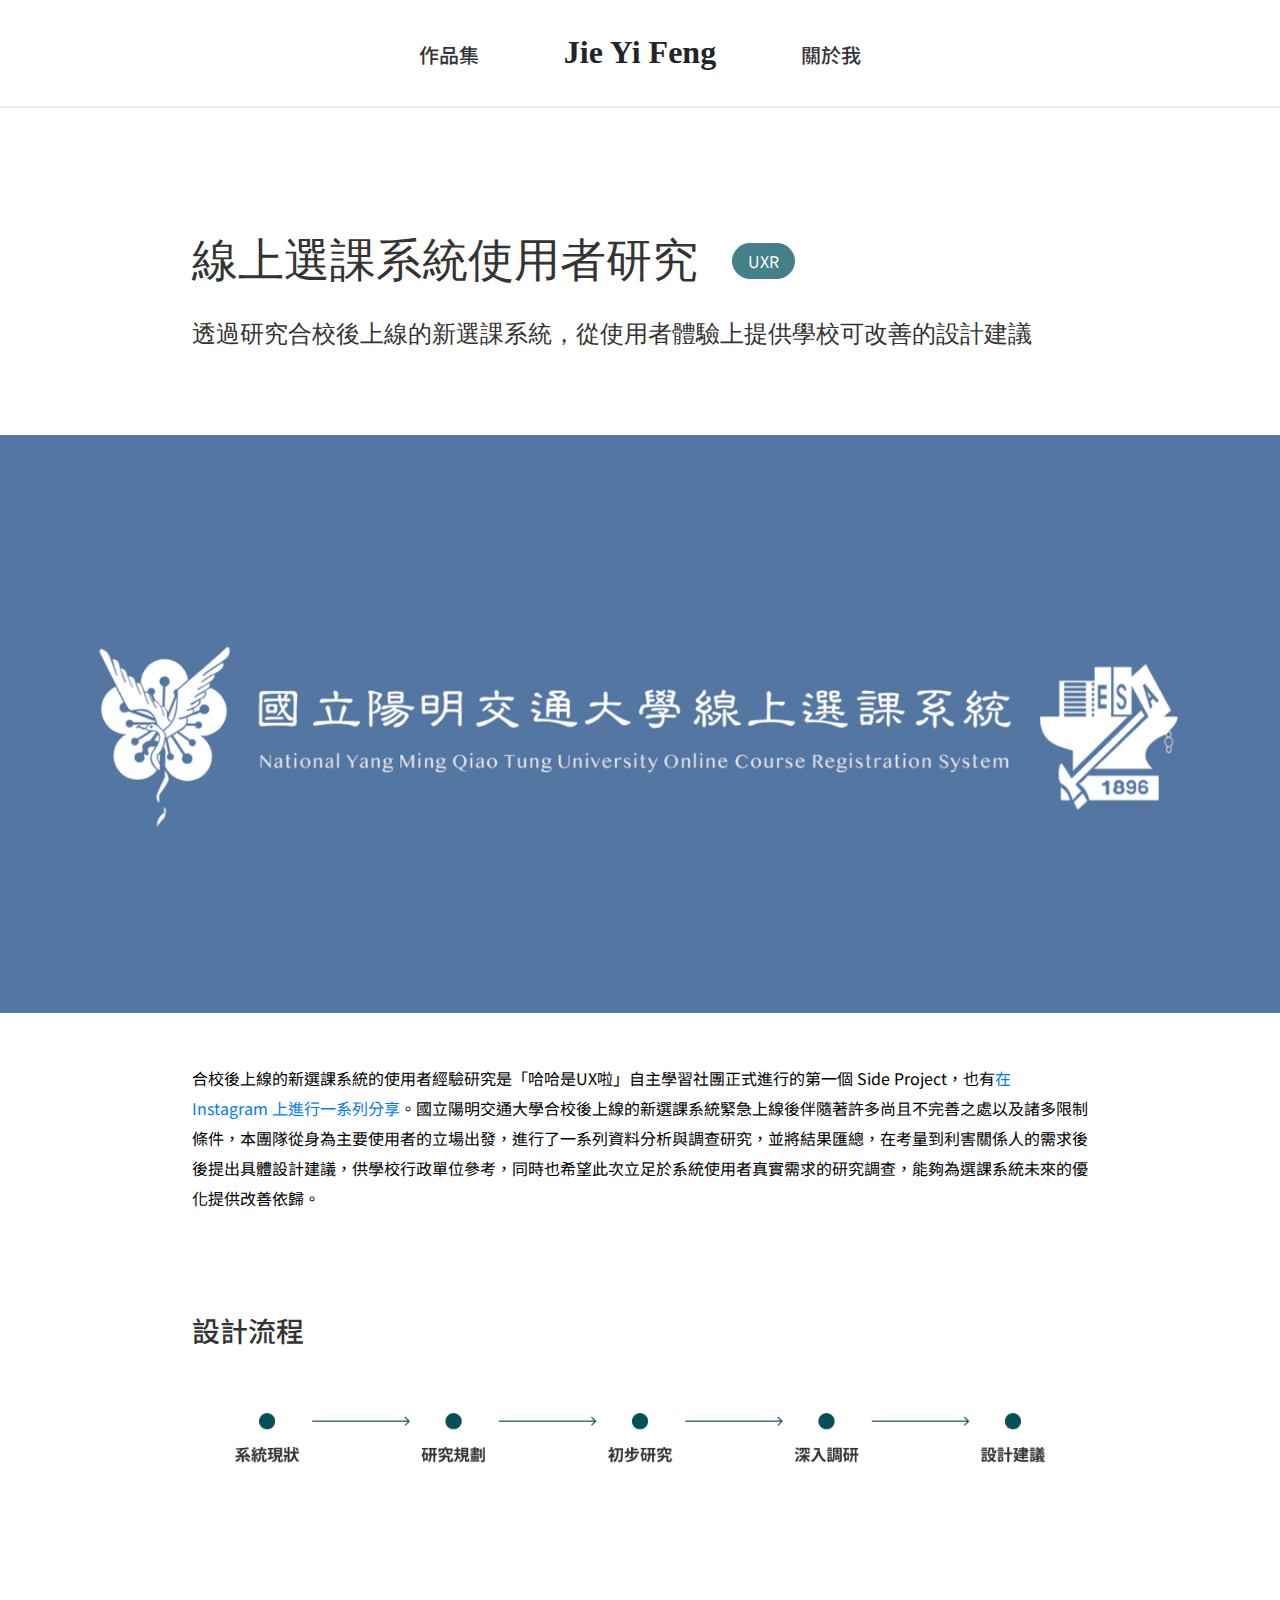
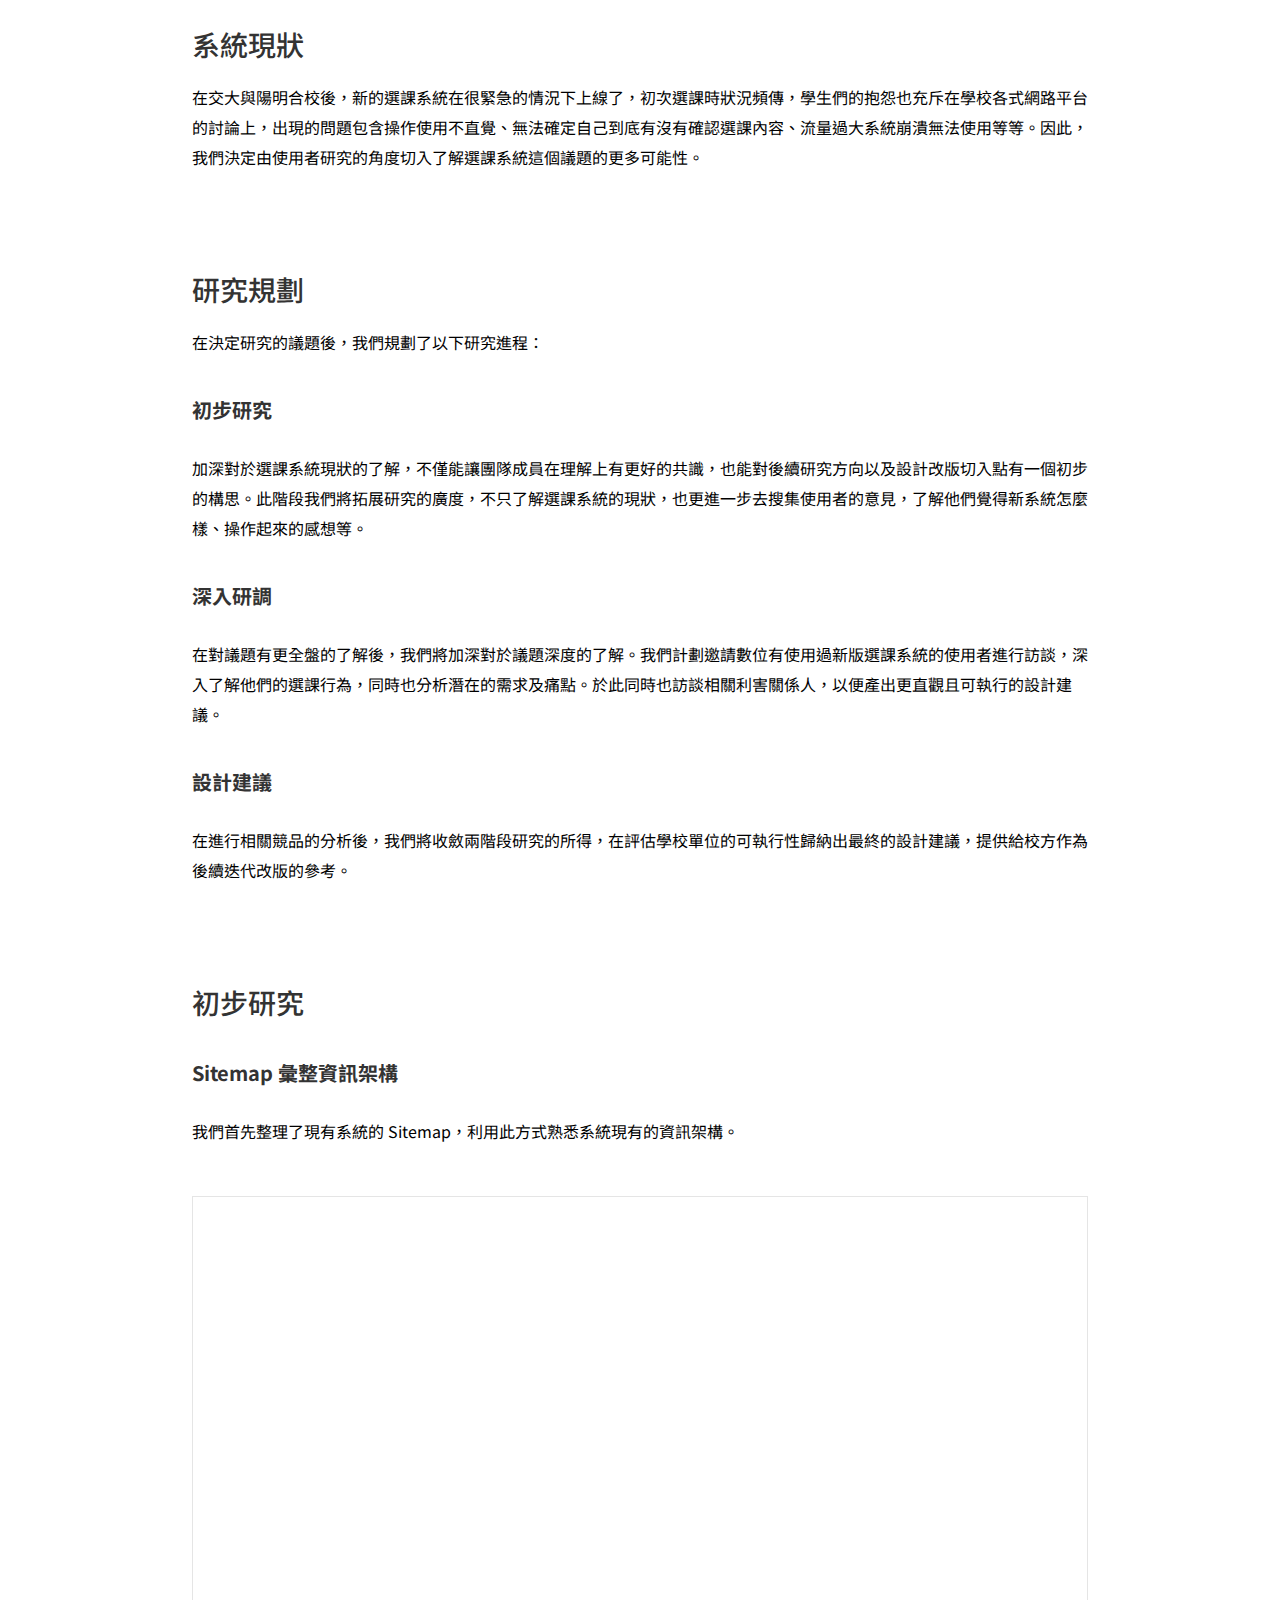
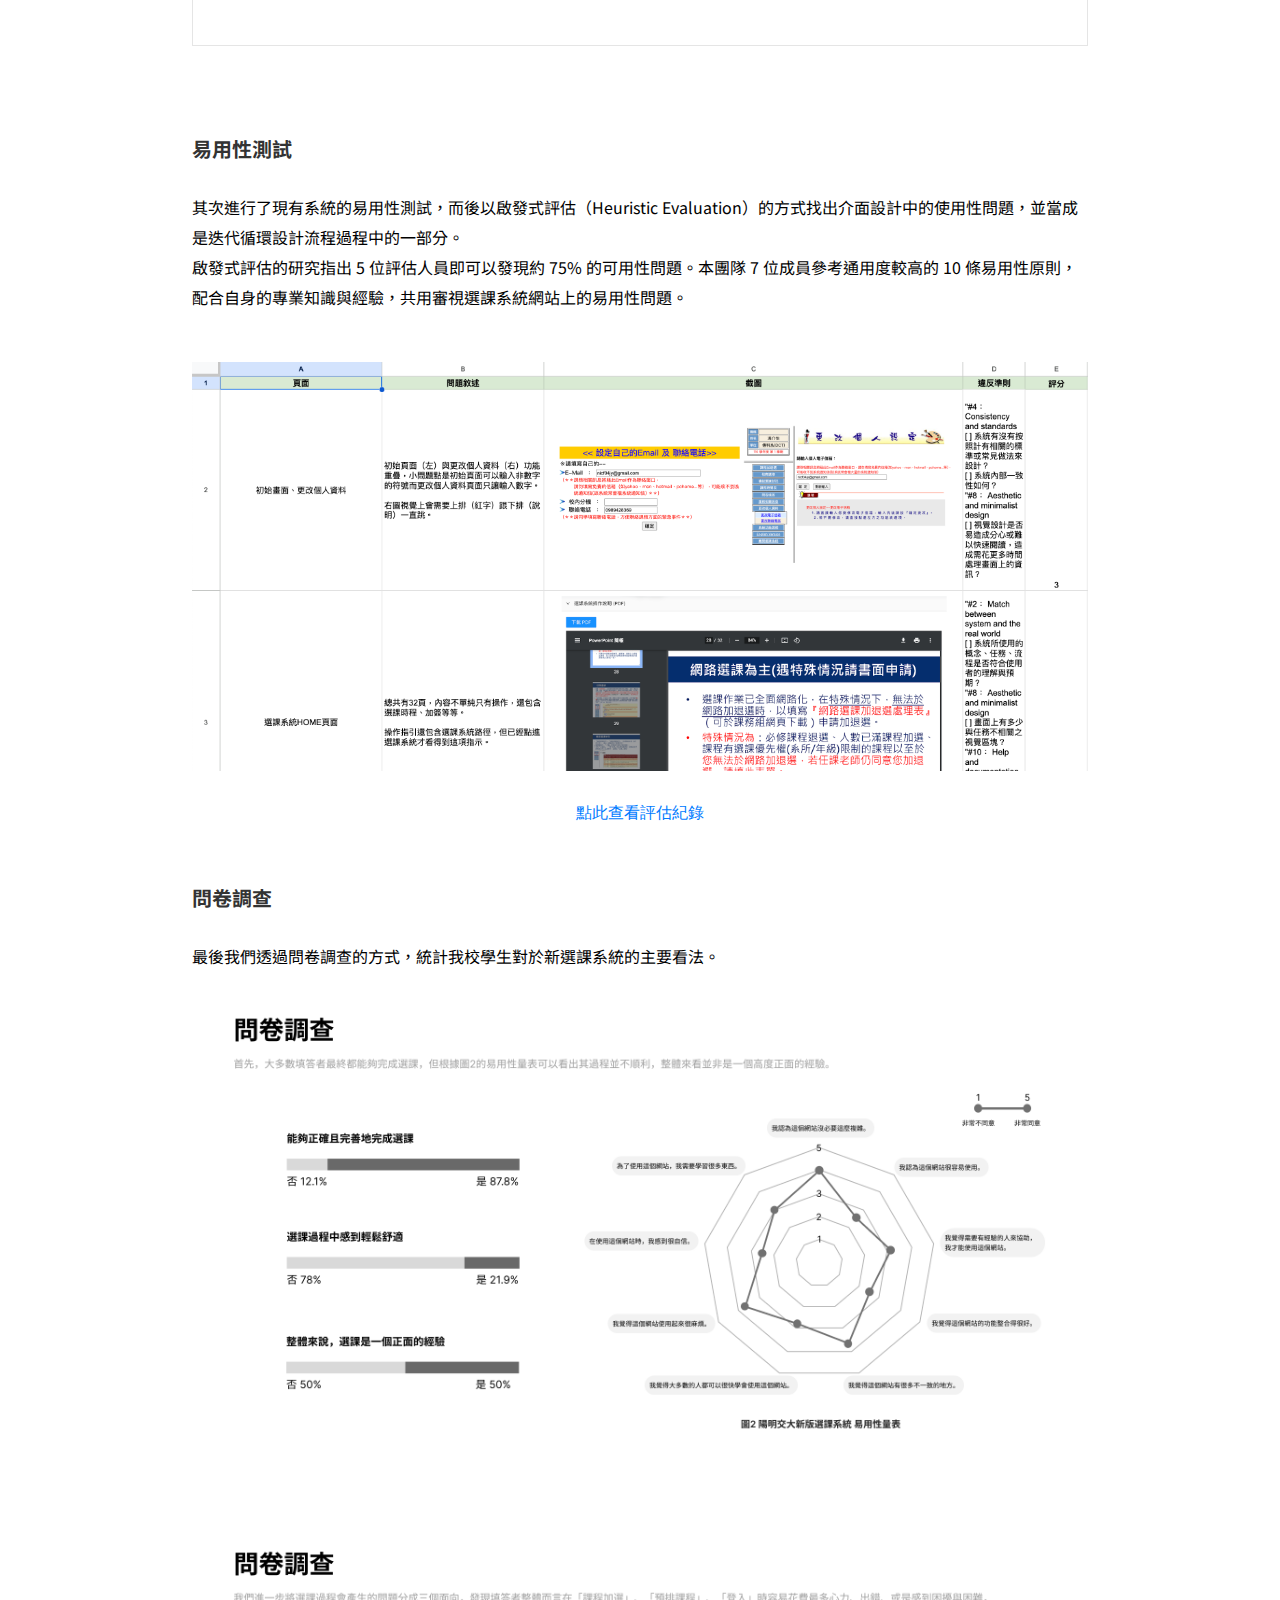
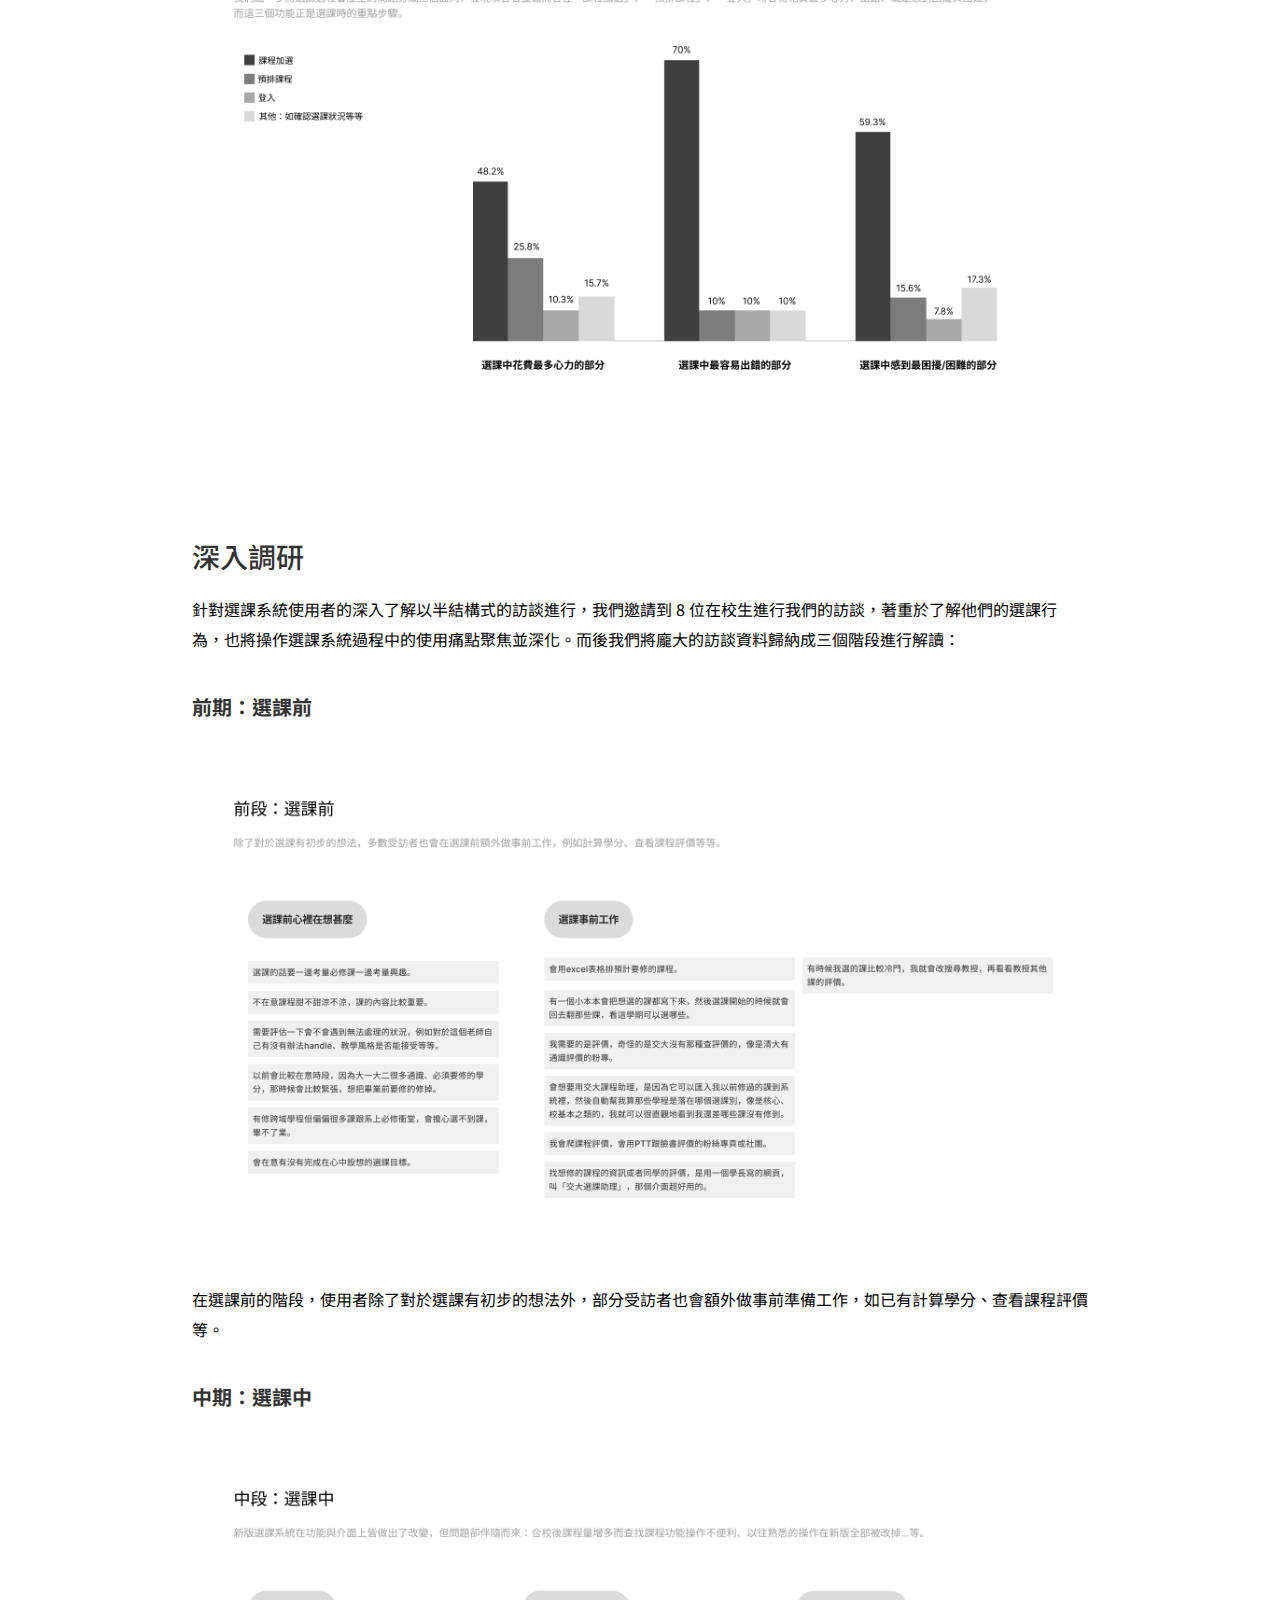
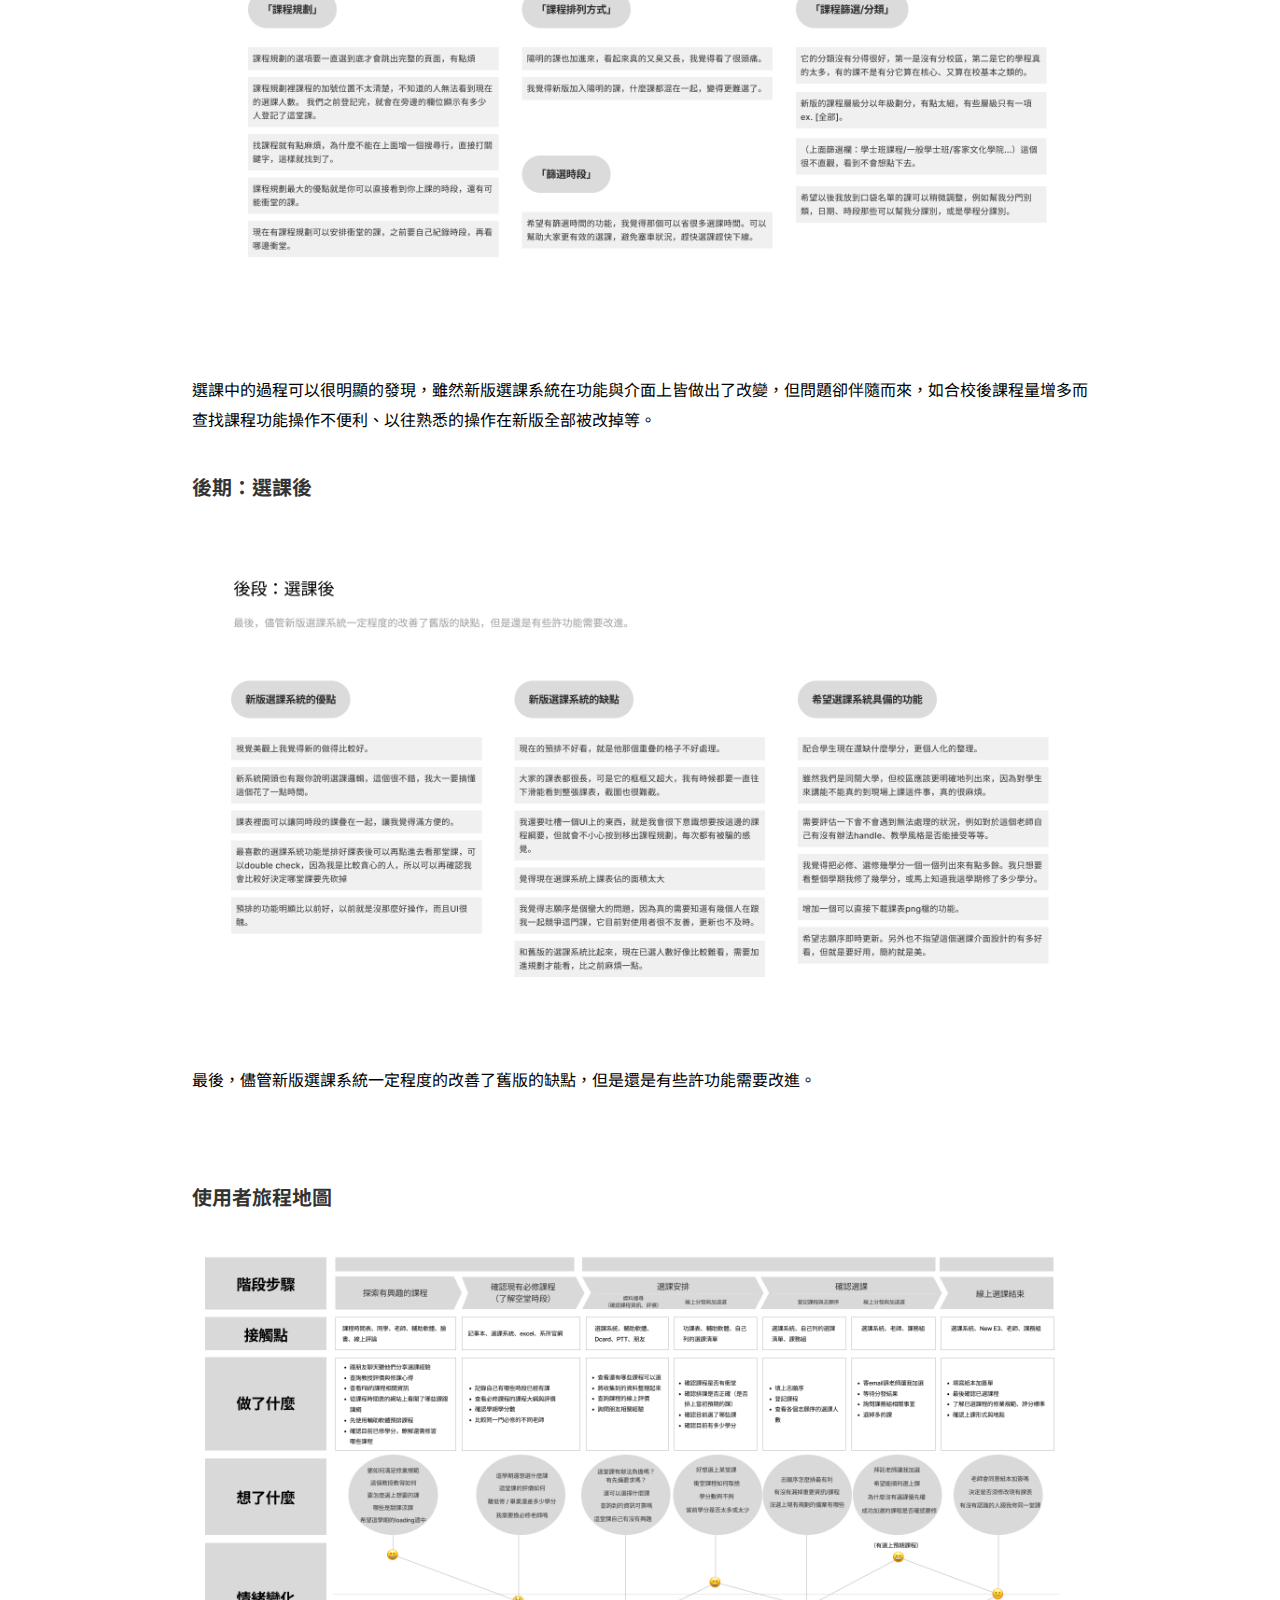
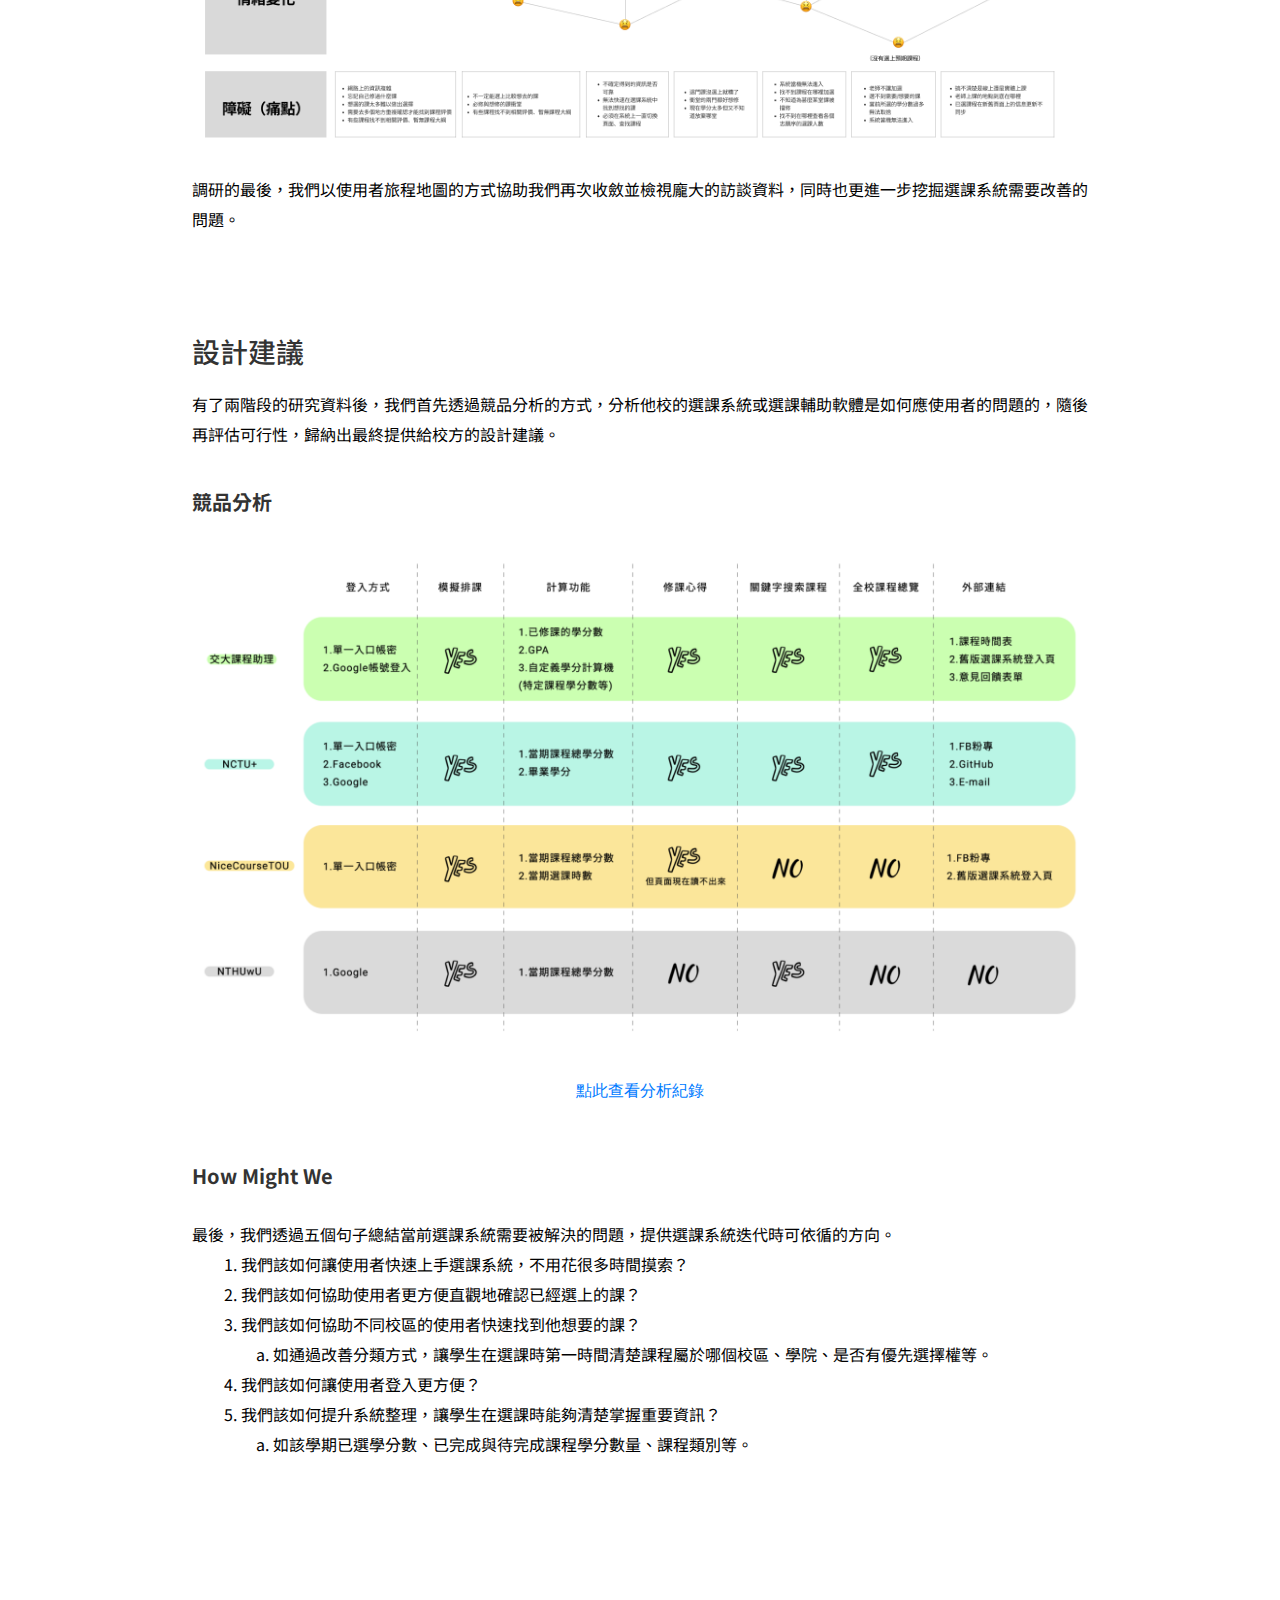
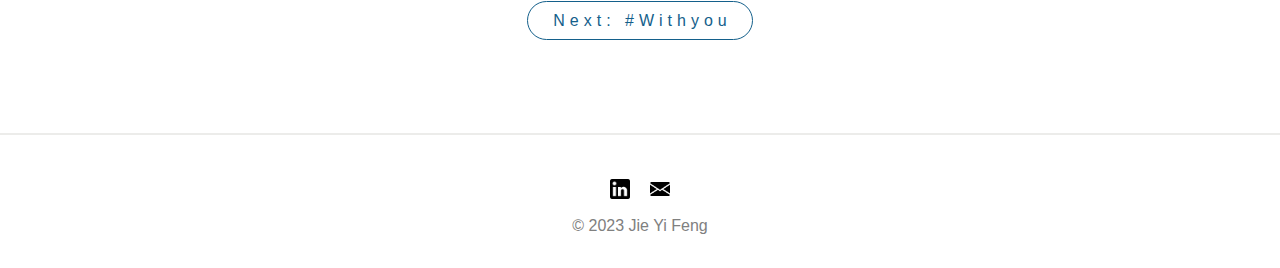
<file: nycucoursesys.html>
<!DOCTYPE html>
<html>
<head>
	<meta charset="UTF-8">
	<meta name="viewport" content="width=device-width, initial-scale=1" >
	<title>JieYi Feng</title>

	<link href="css/porfolio.css" rel="stylesheet">	
	<link href="css/bootstrap.min.css" rel="stylesheet">


	<link rel="preconnect" href="https://fonts.googleapis.com">
	<link rel="preconnect" href="https://fonts.gstatic.com" crossorigin>
	<link href="https://fonts.googleapis.com/css2?family=Noto+Serif+TC&display=swap" rel="stylesheet">
	<link href="https://fonts.googleapis.com/css2?family=Noto+Sans+TC&display=swap" rel="stylesheet">

	<script src="js/jQuery.js"></script>
	<script src="js/bootstrap.min.js"></script>
	<link href="https://fonts.cdnfonts.com/css/optima" rel="stylesheet">


</head>

<script async src="https://www.googletagmanager.com/gtag/js?id=G-BCFSBPE78V"></script>
<script>
  window.dataLayer = window.dataLayer || [];
  function gtag(){dataLayer.push(arguments);}
  gtag('js', new Date());

  gtag('config', 'G-BCFSBPE78V');
</script>


<body>

	<header>
		<div class="nav">
			<div class="nav_in">
			  <a href="index.html" class="navtext">作品集</a>
			  <a class="name">Jie Yi Feng</a>
			  <a href="about.html" class="navtext">關於我</a>
		  </div>
		</div>
  	</header>


	<!-- 內容 -->
	<!-- wrapper包住content跟footer footer才能置底-->
	<div class="wrapper">
		<div class="project-title">
			<div class="title-top">
				<div class="project-title-cn">
					線上選課系統使用者研究
				</div>
				<div class="hashtag-div">
					<div class="hashtag">
						UXR
					</div>
				</div>
			</div>
			<div class="project-subtitle-cn">
				透過研究合校後上線的新選課系統，從使用者體驗上提供學校可改善的設計建議
			</div>
			
		</div>
		<img src="img/C0.png" style="width:100%">
		<div class="block">
			<div class="Context-cn">
				合校後上線的新選課系統的使用者經驗研究是「哈哈是UX啦」自主學習社團正式進行的第一個 Side Project，也有<a href="https://www.instagram.com/haha4ux/">在 Instagram 上進行一系列分享</a>。國立陽明交通大學合校後上線的新選課系統緊急上線後伴隨著許多尚且不完善之處以及諸多限制條件，本團隊從身為主要使用者的立場出發，進行了一系列資料分析與調查研究，並將結果匯總，在考量到利害關係人的需求後後提出具體設計建議，供學校行政單位參考，同時也希望此次立足於系統使用者真實需求的研究調查，能夠為選課系統未來的優化提供改善依歸。
			</div>
		</div>
		<div class="block">
			<div class="project-context-title-cn">
				設計流程
			</div>
			<img src="img/C1.png" class="project-img">
		</div>
		<div class="block">
			<div class="project-context-title-cn">
				系統現狀
			</div>
			<div class="Context-cn">
                在交大與陽明合校後，新的選課系統在很緊急的情況下上線了，初次選課時狀況頻傳，學生們的抱怨也充斥在學校各式網路平台的討論上，出現的問題包含操作使用不直覺、無法確定自己到底有沒有確認選課內容、流量過大系統崩潰無法使用等等。因此，我們決定由使用者研究的角度切入了解選課系統這個議題的更多可能性。
			</div>
		</div>
		<div class="block">
			<div class="project-context-title-cn">
				研究規劃
			</div>
			<div class="Context-cn">
				在決定研究的議題後，我們規劃了以下研究進程：
			</div>
            <div class="project-context-subtitle-cn">
				初步研究
			</div>
            <div class="Context-cn">
				加深對於選課系統現狀的了解，不僅能讓團隊成員在理解上有更好的共識，也能對後續研究方向以及設計改版切入點有一個初步的構思。此階段我們將拓展研究的廣度，不只了解選課系統的現狀，也更進一步去搜集使用者的意見，了解他們覺得新系統怎麼樣、操作起來的感想等。
			</div>
            <div class="project-context-subtitle-cn">
				深入研調
			</div>
            <div class="Context-cn">
                在對議題有更全盤的了解後，我們將加深對於議題深度的了解。我們計劃邀請數位有使用過新版選課系統的使用者進行訪談，深入了解他們的選課行為，同時也分析潛在的需求及痛點。於此同時也訪談相關利害關係人，以便產出更直觀且可執行的設計建議。
			</div>
            <div class="project-context-subtitle-cn">
				設計建議
			</div>
            <div class="Context-cn">
                在進行相關競品的分析後，我們將收斂兩階段研究的所得，在評估學校單位的可執行性歸納出最終的設計建議，提供給校方作為後續迭代改版的參考。
			</div>
		</div>
        <div class="block">
            <div class="project-context-title-cn">
				初步研究
			</div>
            <div class="project-context-subtitle-cn">
				Sitemap 彙整資訊架構
			</div>
            <div class="Context-cn" style="margin-bottom: 50px;">
                我們首先整理了現有系統的 Sitemap，利用此方式熟悉系統現有的資訊架構。
			</div>
            <div style="align-items:center; display:flex;">
                <iframe style="margin:0 auto; border: 1px solid rgba(0, 0, 0, 0.1);" width=100% height="450" src="https://www.figma.com/embed?embed_host=share&url=https%3A%2F%2Fwww.figma.com%2Ffile%2F4Q5plE91MPOn9fxBDxNpYZ%2F%25E9%2581%25B8%25E8%25AA%25B2%25E7%25B3%25BB%25E7%25B5%25B1-flow-chart%3Fnode-id%3D0%253A1%26t%3DfACIbziHzUDqx1yb-1" allowfullscreen></iframe>
			</div>
            <div class="project-context-subtitle-cn" style="margin-top: 80px;">
				易用性測試
			</div>
            <div class="Context-cn" style="margin-bottom: 50px;">
                其次進行了現有系統的易用性測試，而後以啟發式評估（Heuristic Evaluation）的方式找出介面設計中的使用性問題，並當成是迭代循環設計流程過程中的一部分。
                <br>啟發式評估的研究指出 5 位評估人員即可以發現約 75% 的可用性問題。本團隊 7 位成員參考通用度較高的 10 條易用性原則，配合自身的專業知識與經驗，共用審視選課系統網站上的易用性問題。
			</div>
			<div>
				<img src="img/C2.png" class="project-img">
				<div style="margin: 0 auto;margin-bottom: 50px; text-align: center;"><a target="_blank" href="https://docs.google.com/spreadsheets/d/1hXGSq8A41Rdy8JDIHF0RVOpEtTKHCHcuhSzX5AkkQ0k/edit?usp=sharing">點此查看評估紀錄</a></div>
			</div>
            <div class="project-context-subtitle-cn">
				問卷調查
			</div>
            <div class="Context-cn">
                最後我們透過問卷調查的方式，統計我校學生對於新選課系統的主要看法。
			</div>
			<img src="img/C3.png" class="project-img">
			<img src="img/C4.png" class="project-img">
        </div>
        <div class="block">
            <div class="project-context-title-cn">
				深入調研
			</div>
            <div class="Context-cn">
                針對選課系統使用者的深入了解以半結構式的訪談進行，我們邀請到 8 位在校生進行我們的訪談，著重於了解他們的選課行為，也將操作選課系統過程中的使用痛點聚焦並深化。而後我們將龐大的訪談資料歸納成三個階段進行解讀：
			</div>
            <div class="project-context-subtitle-cn">
				前期：選課前
			</div>
			<img src="img/C5.png" class="project-img">
            <div class="Context-cn">
                在選課前的階段，使用者除了對於選課有初步的想法外，部分受訪者也會額外做事前準備工作，如已有計算學分、查看課程評價等。
			</div>
            <div class="project-context-subtitle-cn">
				中期：選課中
			</div>
			<img src="img/C6.png" class="project-img">
            <div class="Context-cn">
                選課中的過程可以很明顯的發現，雖然新版選課系統在功能與介面上皆做出了改變，但問題卻伴隨而來，如合校後課程量增多而查找課程功能操作不便利、以往熟悉的操作在新版全部被改掉等。
			</div>
            <div class="project-context-subtitle-cn">
				後期：選課後
			</div>
			<img src="img/C7.png" class="project-img">
            <div class="Context-cn" style="margin-bottom: 80px;">
                最後，儘管新版選課系統一定程度的改善了舊版的缺點，但是還是有些許功能需要改進。
			</div>
            <div class="project-context-subtitle-cn">
				使用者旅程地圖
			</div>
			<img src="img/C8.jpg" class="project-img">
            <div class="Context-cn">
                調研的最後，我們以使用者旅程地圖的方式協助我們再次收斂並檢視龐大的訪談資料，同時也更進一步挖掘選課系統需要改善的問題。
			</div>
        </div>
        <div class="block">
            <div class="project-context-title-cn">
				設計建議
			</div>
            <div class="Context-cn">
                有了兩階段的研究資料後，我們首先透過競品分析的方式，分析他校的選課系統或選課輔助軟體是如何應使用者的問題的，隨後再評估可行性，歸納出最終提供給校方的設計建議。
            </div>
            <div class="project-context-subtitle-cn">
				競品分析
			</div>
			<div>
				<img src="img/C9.png" class="project-img">
				<div style="margin: 0 auto; text-align: center; margin-bottom: 50px;"><a href="https://docs.google.com/presentation/d/1pgsxt1MHoLAAsn7Ysgb7Bde0TcTBp9__BNrARoHmYf0/edit?usp=sharing" target="_blank">點此查看分析紀錄</a></div>
			</div>
            <div class="project-context-subtitle-cn">
				How Might We
			</div>
            <div class="Context-cn">
                最後，我們透過五個句子總結當前選課系統需要被解決的問題，提供選課系統迭代時可依循的方向。
                <br>&emsp;&emsp;1. 我們該如何讓使用者快速上手選課系統，不用花很多時間摸索？
                <br>&emsp;&emsp;2. 我們該如何協助使用者更方便直觀地確認已經選上的課？
                <br>&emsp;&emsp;3. 我們該如何協助不同校區的使用者快速找到他想要的課？
                <br>&emsp;&emsp;&emsp;&emsp;a. 如通過改善分類方式，讓學生在選課時第一時間清楚課程屬於哪個校區、學院、是否有優先選擇權等。
                <br>&emsp;&emsp;4. 我們該如何讓使用者登入更方便？
                <br>&emsp;&emsp;5. 我們該如何提升系統整理，讓學生在選課時能夠清楚掌握重要資訊？
                <br>&emsp;&emsp;&emsp;&emsp;a. 如該學期已選學分數、已完成與待完成課程學分數量、課程類別等。
			</div>
        </div>
		<div class="block" style="display: flex; margin-top: 150px;">
			<div style="margin: 0 auto;">
				<a href="withyou.html" class="nextbtn">Next: #Withyou</a>
			</div>
		</div>

		<!-- Footer -->
		<footer>
			<div class="footer">
				<div class="footerimg">
					<a href="https://www.linkedin.com/in/jie-yi-feng/" target="_blank" class="fb"><img src="img/linkedin.png"></a>
					<a href="mailto:nicf04jy@gmail.com" target="_blank"><img src="img/email.png"></a>
				</div>
				<div class="footertext">© 2023 Jie Yi Feng</div>
			</div>
		</footer>
	</div>



</body>
</html>
</file>
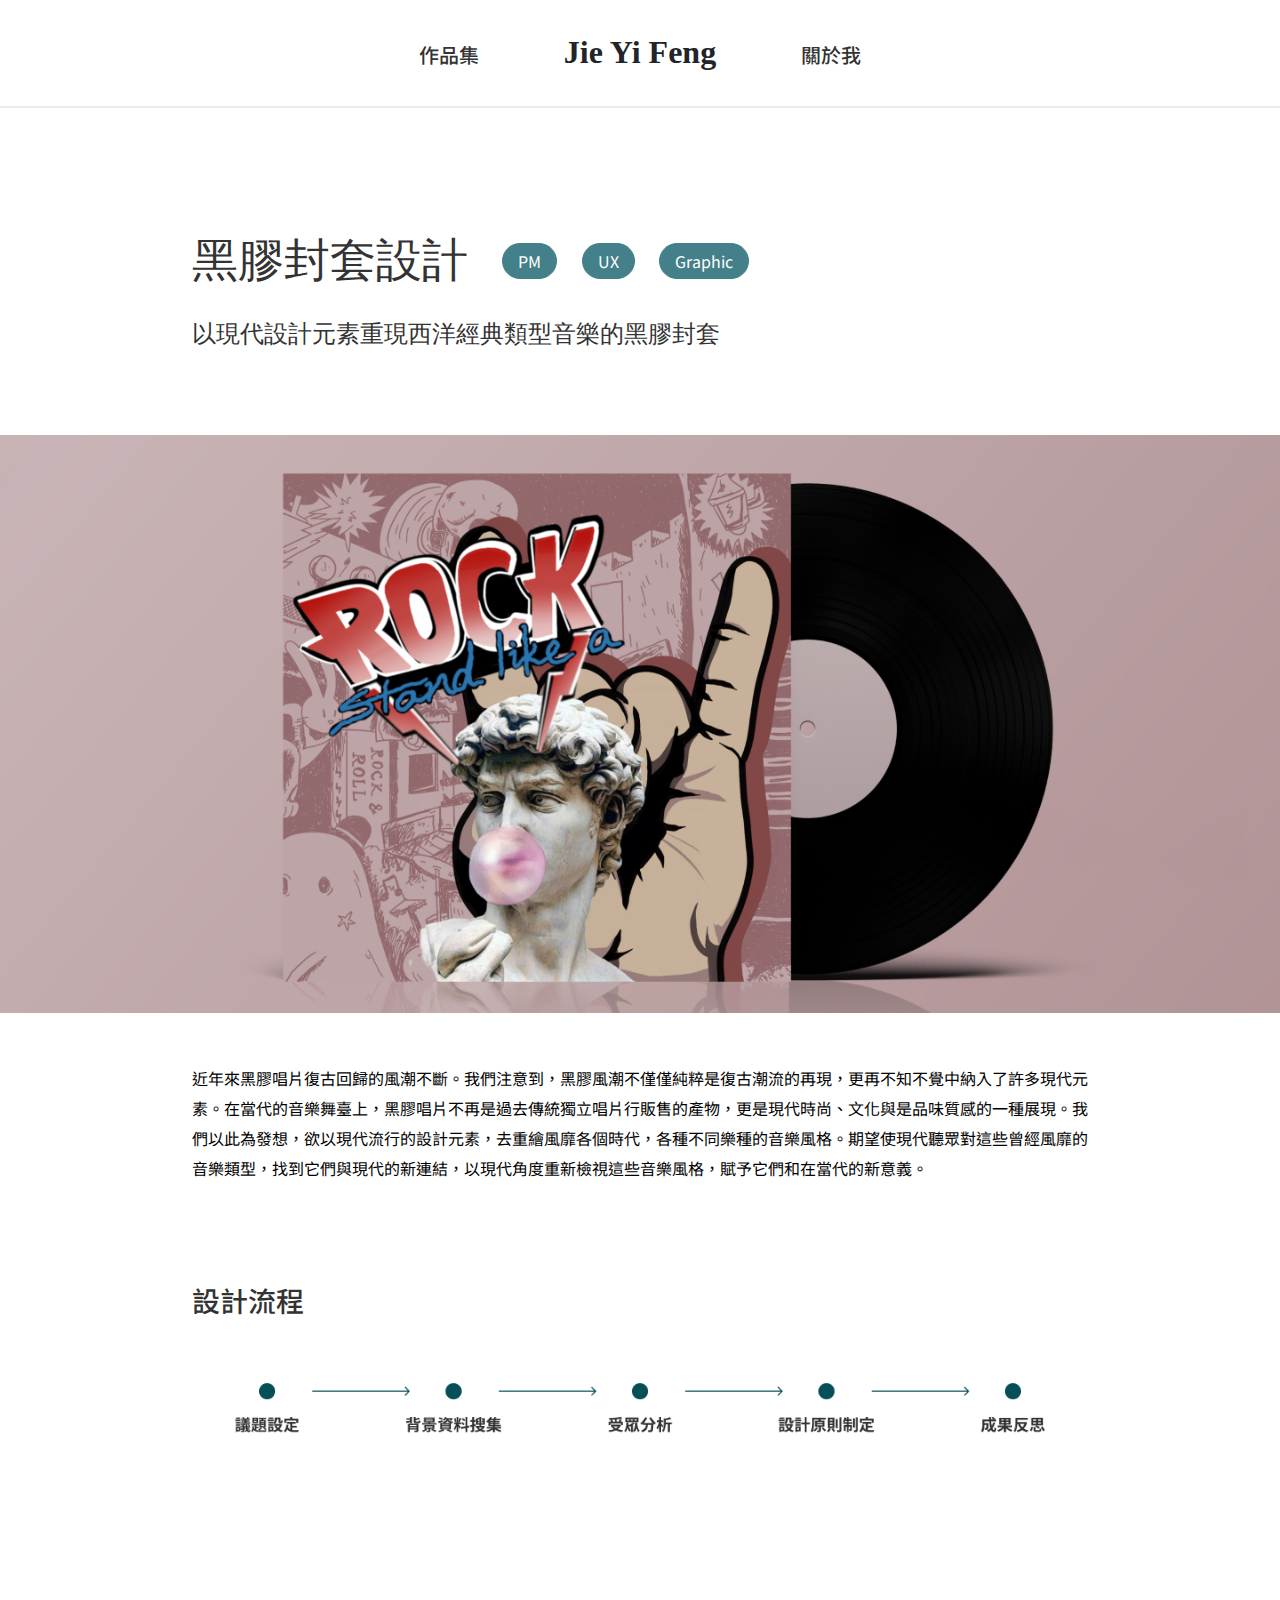
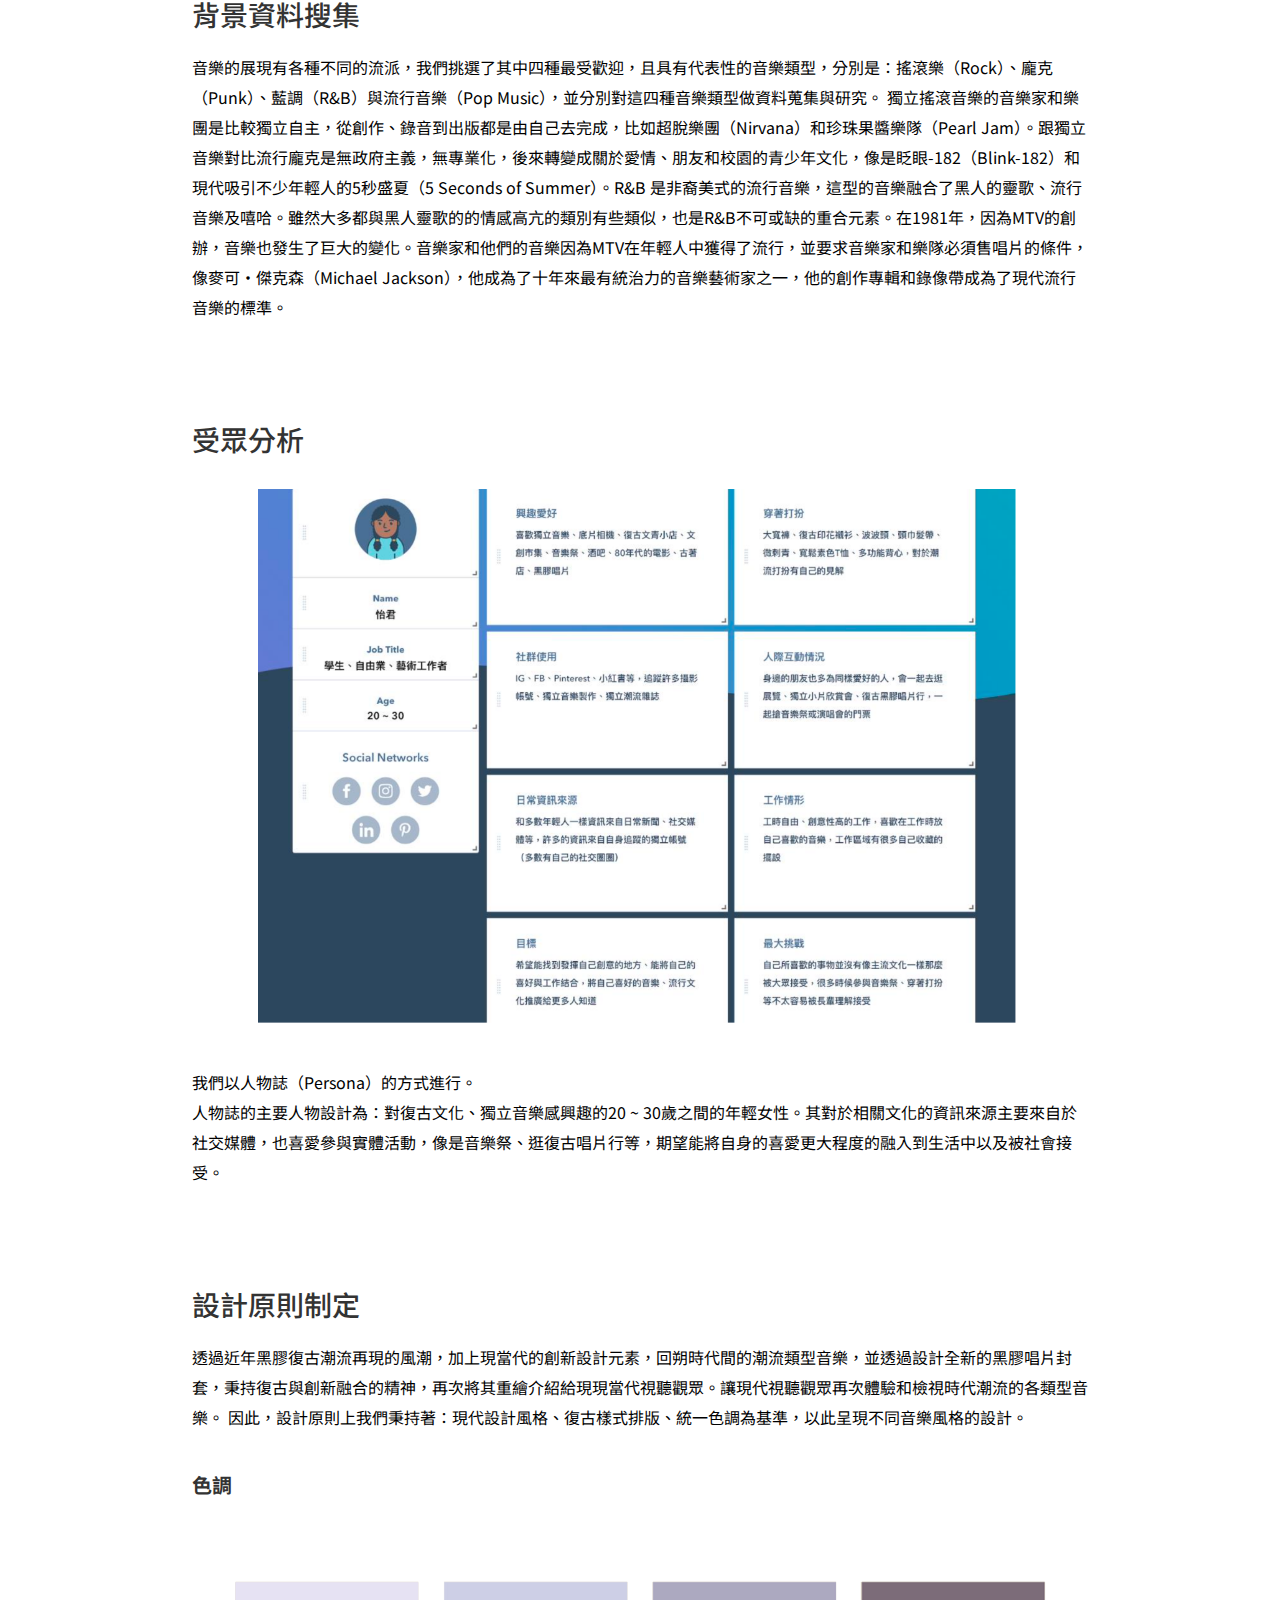
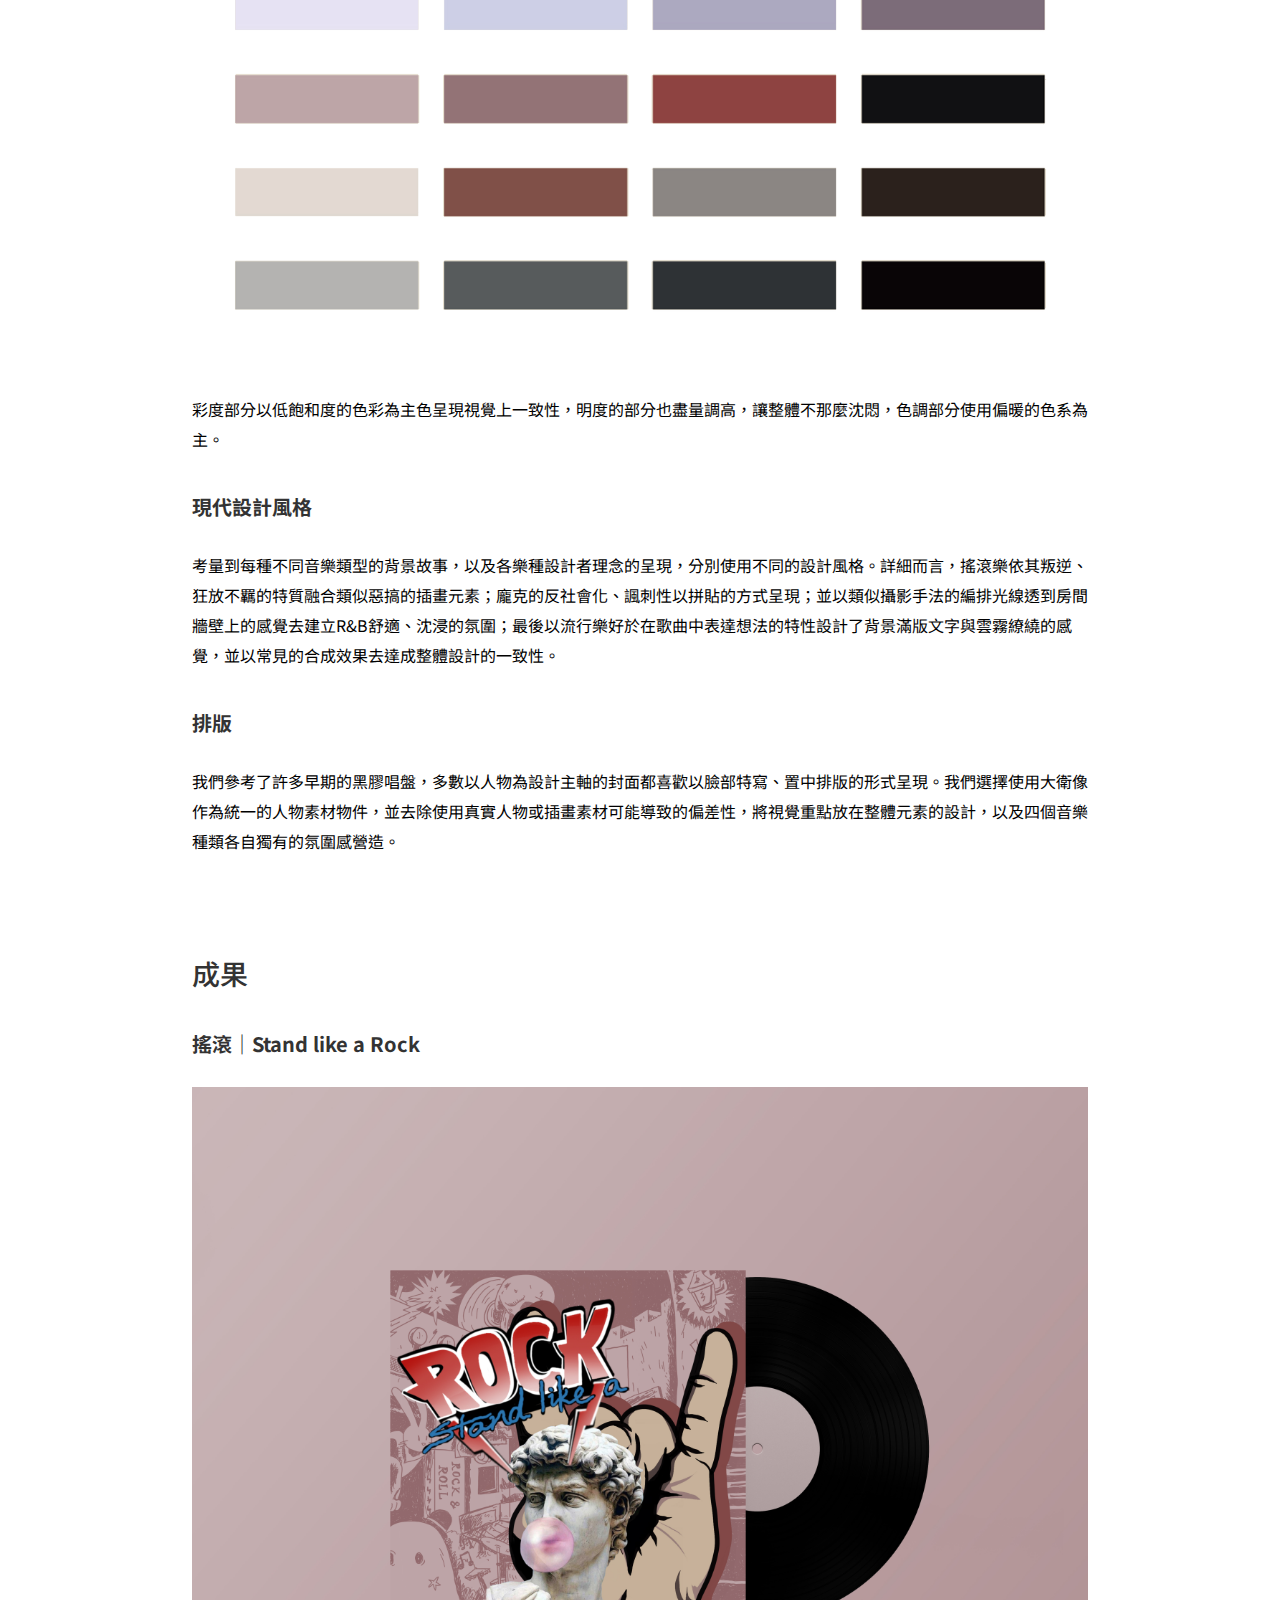
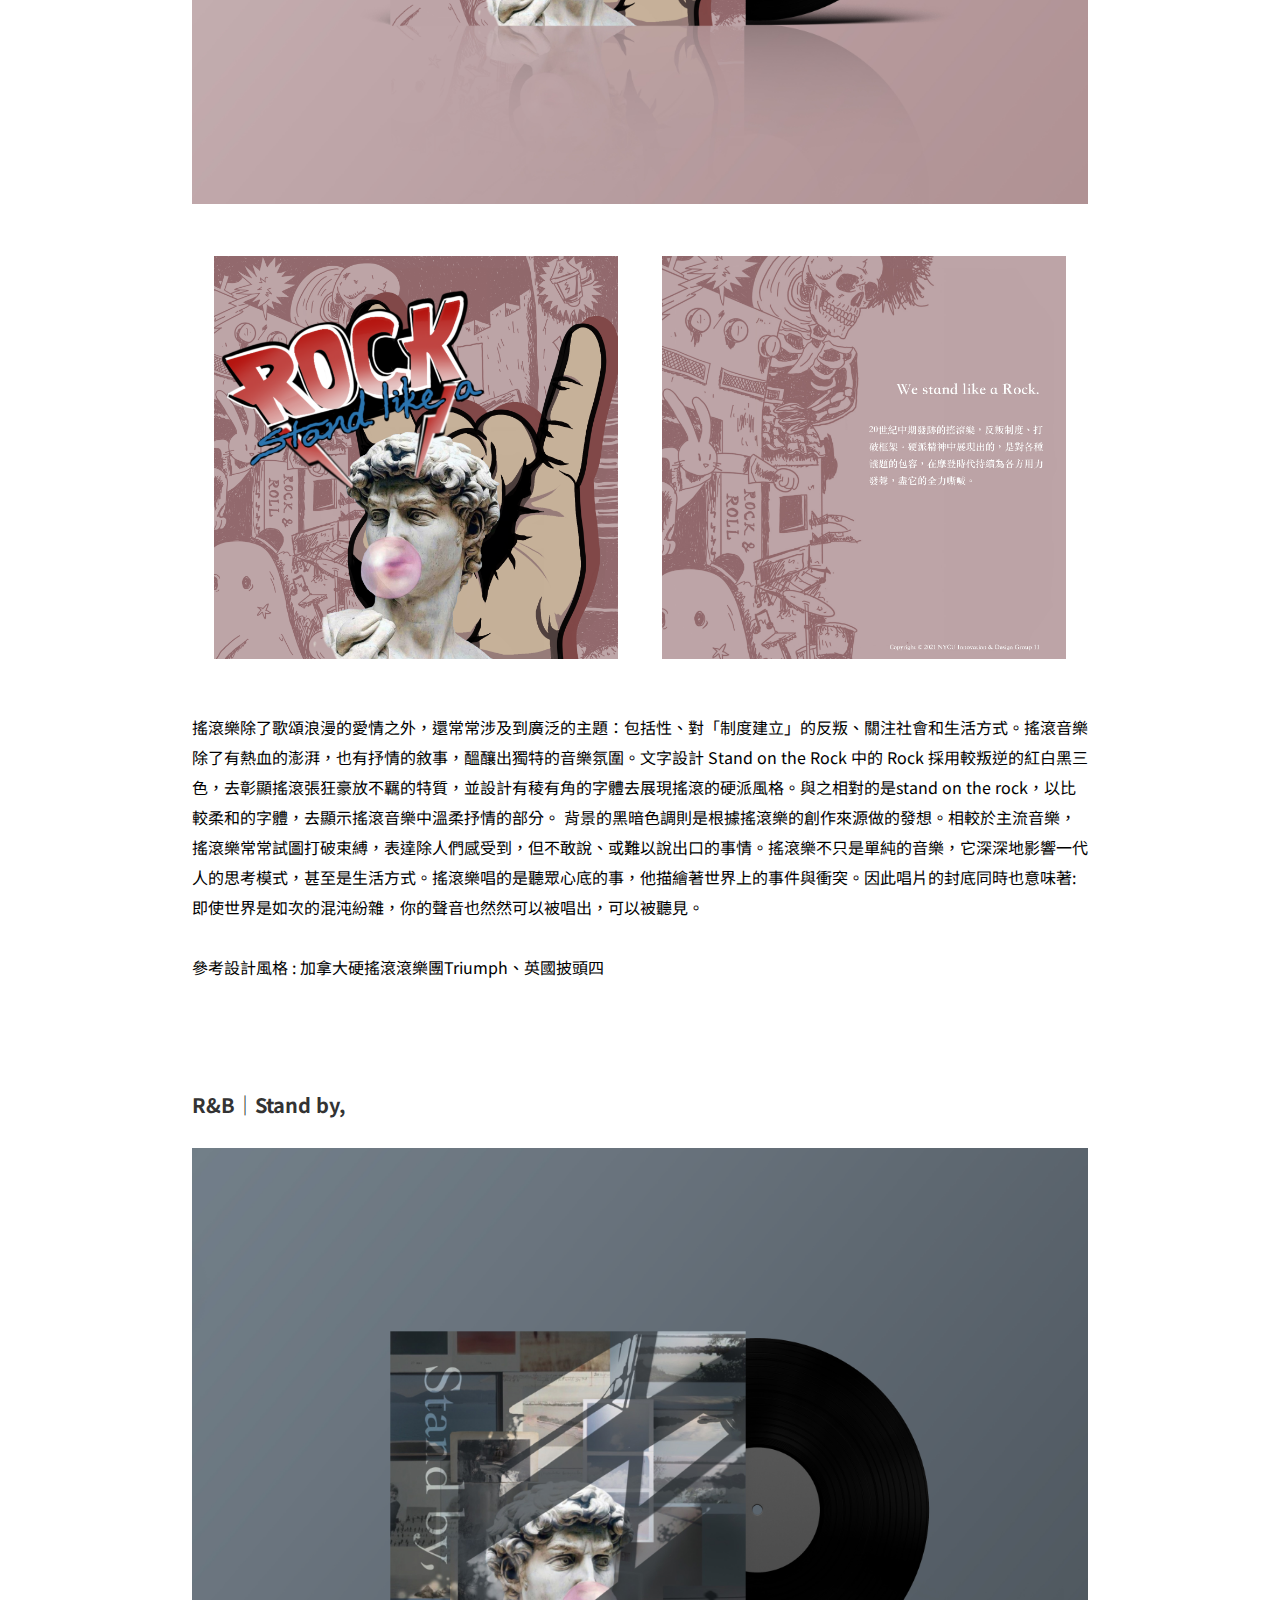
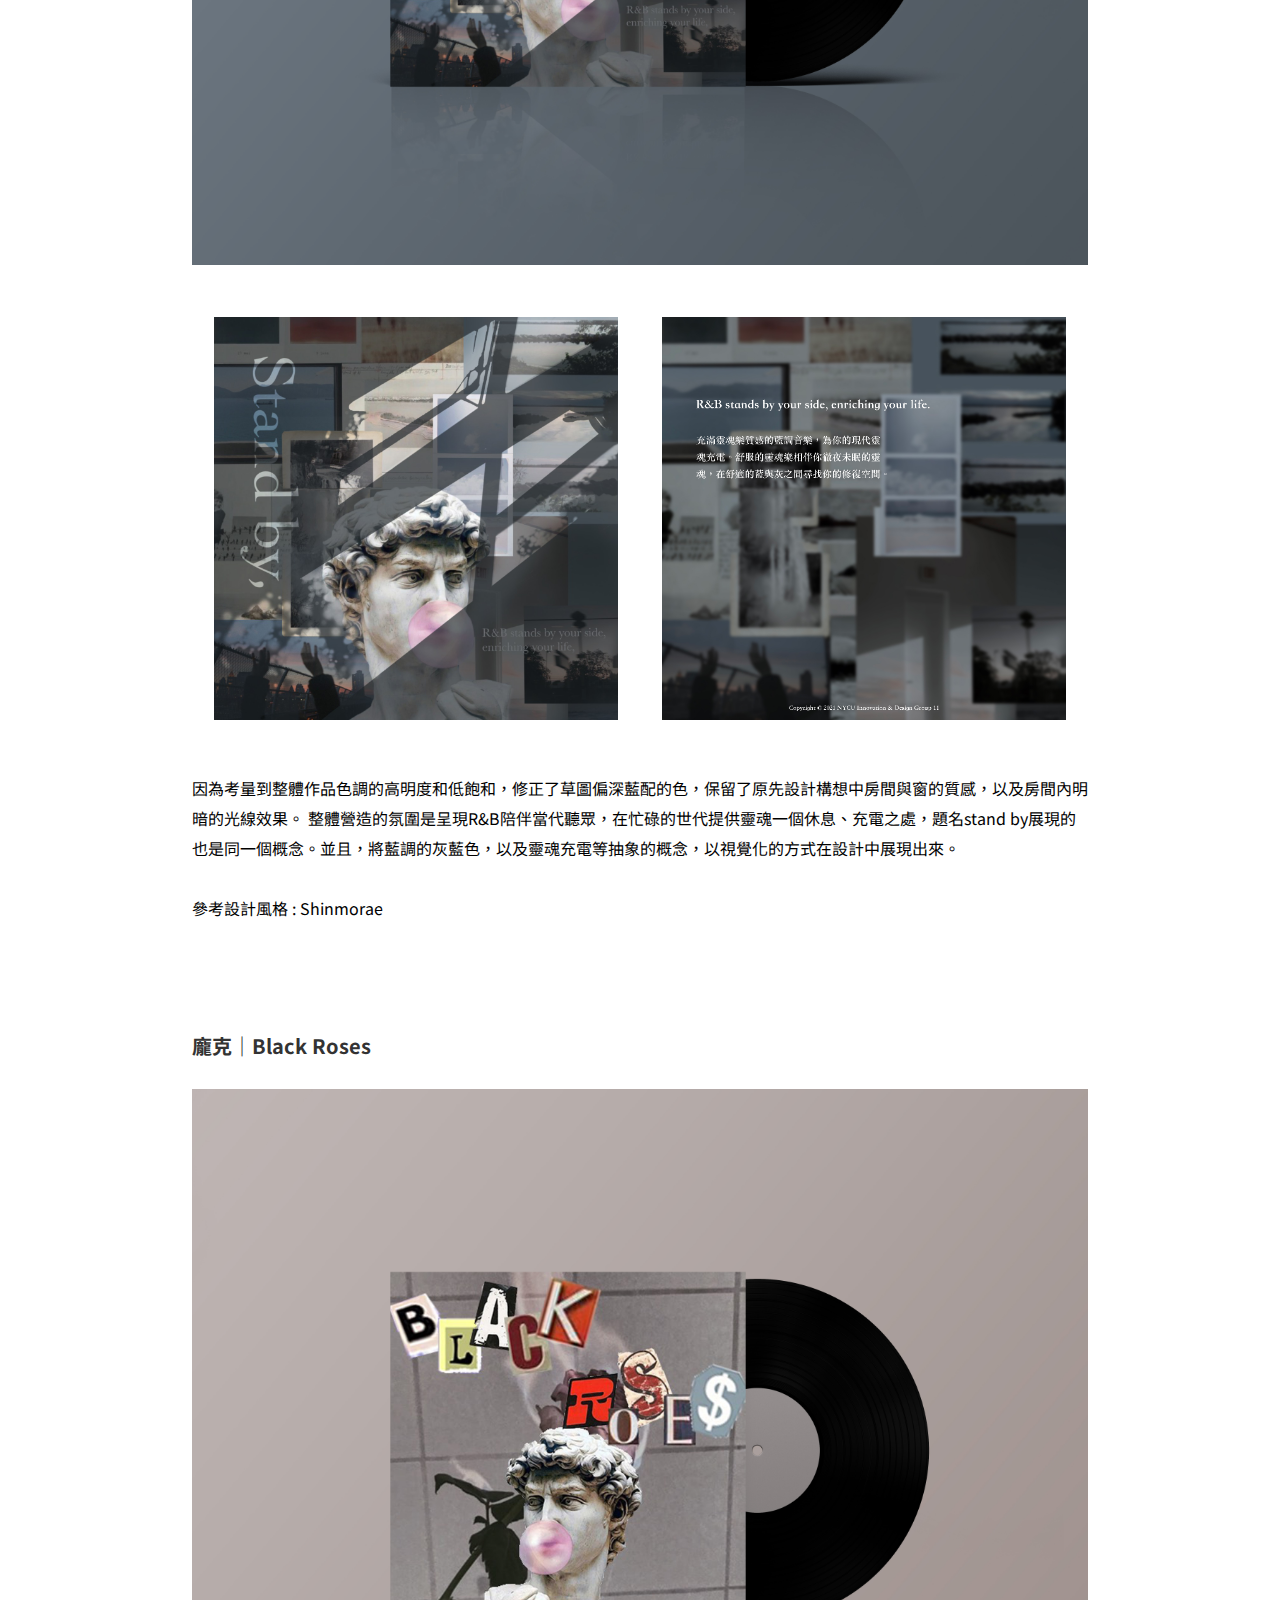
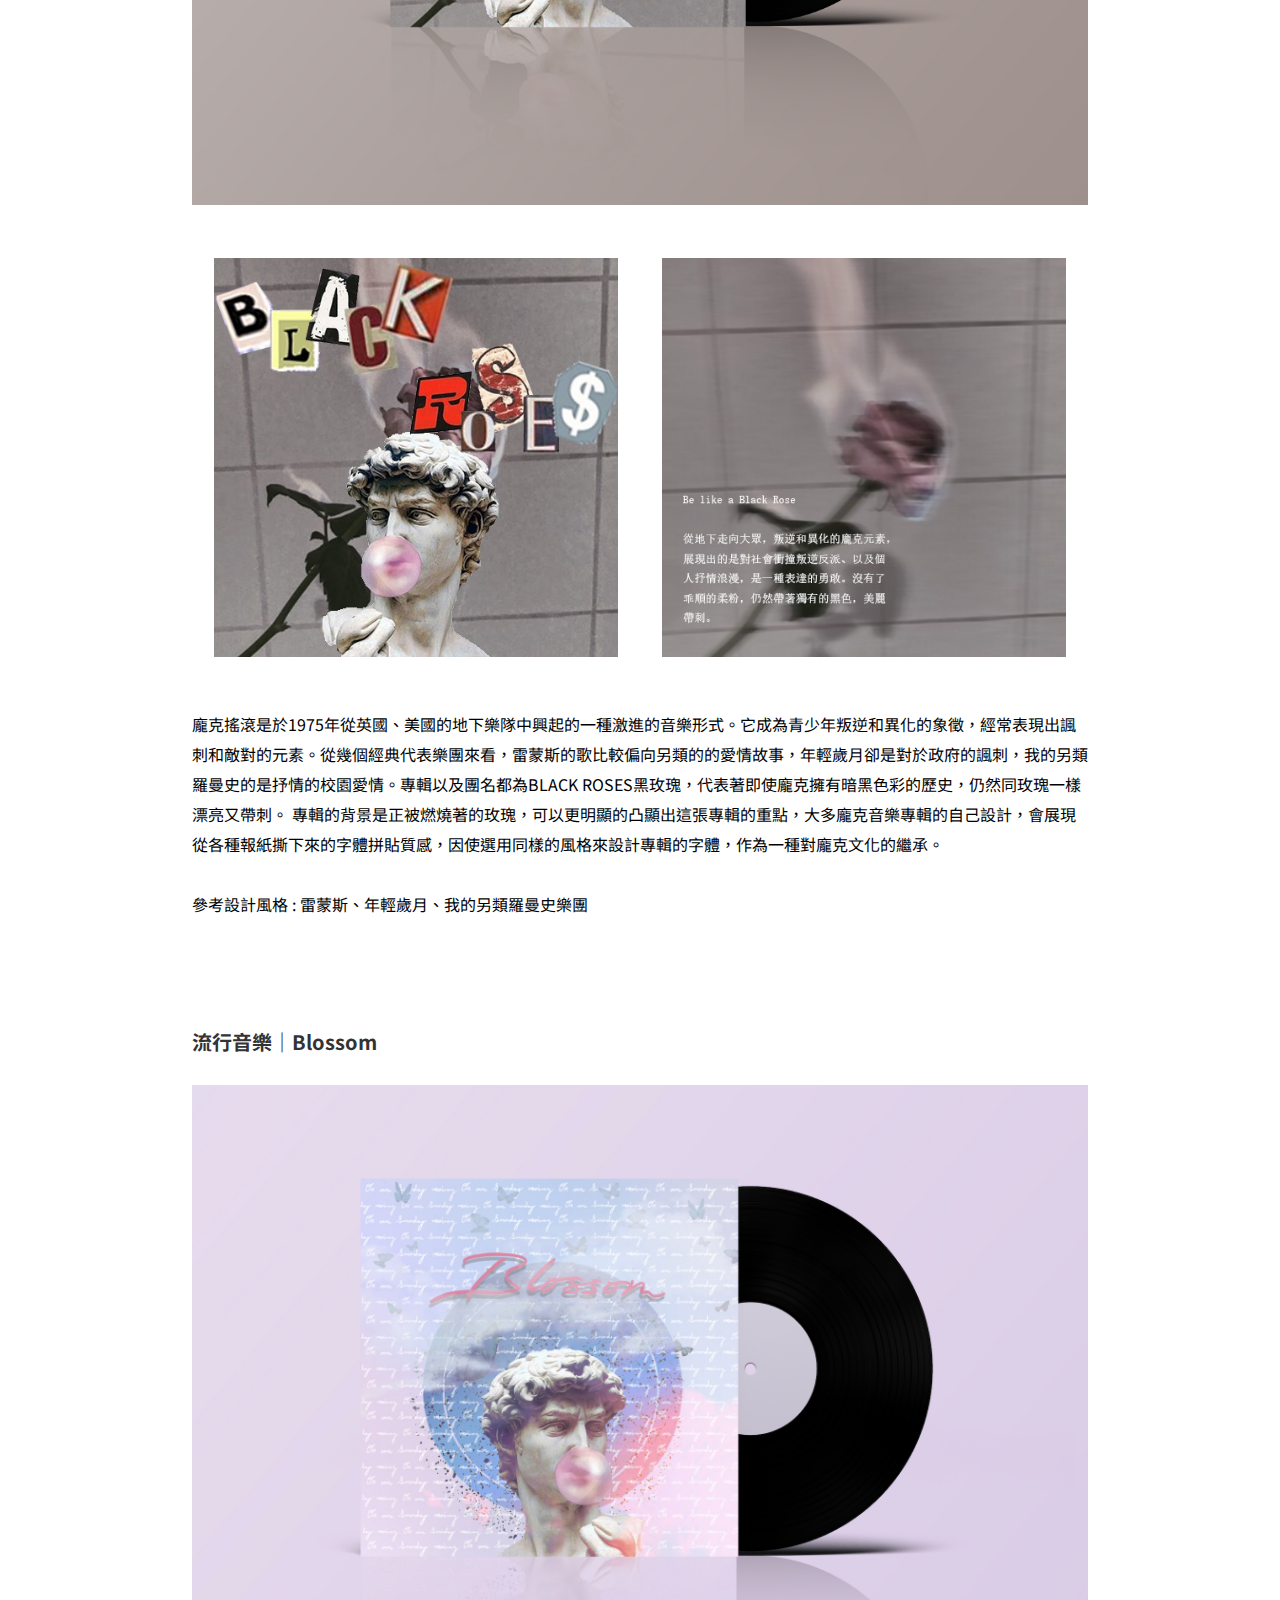
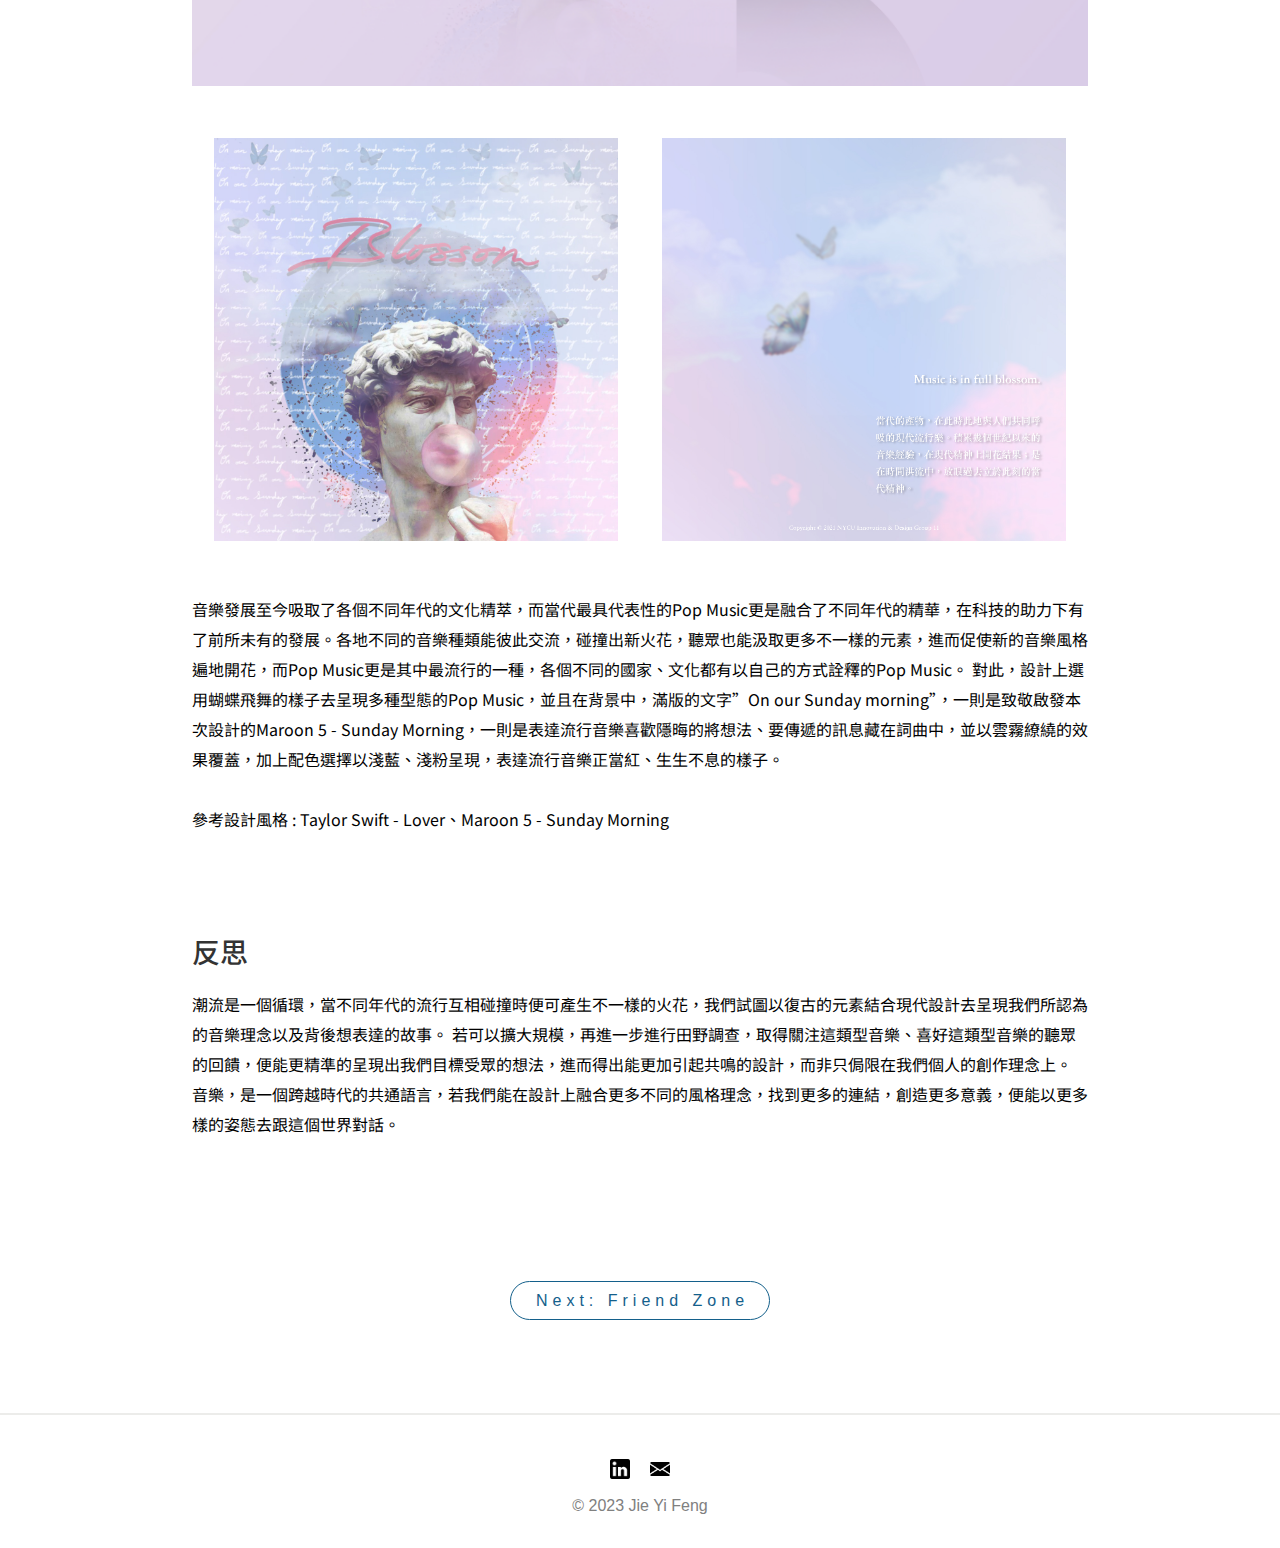
<file: record.html>
<!DOCTYPE html>
<html>
<head>
	<meta charset="UTF-8">
	<meta name="viewport" content="width=device-width, initial-scale=1" >
	<title>JieYi Feng</title>

	<link href="css/porfolio.css" rel="stylesheet">	
	<link href="css/bootstrap.min.css" rel="stylesheet">


	<link rel="preconnect" href="https://fonts.googleapis.com">
	<link rel="preconnect" href="https://fonts.gstatic.com" crossorigin>
	<link href="https://fonts.googleapis.com/css2?family=Noto+Serif+TC&display=swap" rel="stylesheet">
	<link href="https://fonts.googleapis.com/css2?family=Noto+Sans+TC&display=swap" rel="stylesheet">

	<script src="js/jQuery.js"></script>
	<script src="js/bootstrap.min.js"></script>
	<link href="https://fonts.cdnfonts.com/css/optima" rel="stylesheet">


</head>

<script async src="https://www.googletagmanager.com/gtag/js?id=G-BCFSBPE78V"></script>
<script>
  window.dataLayer = window.dataLayer || [];
  function gtag(){dataLayer.push(arguments);}
  gtag('js', new Date());

  gtag('config', 'G-BCFSBPE78V');
</script>

<body>

	<header>
		<div class="nav">
			<div class="nav_in">
			  <a href="index.html" class="navtext">作品集</a>
			  <a class="name">Jie Yi Feng</a>
			  <a href="about.html" class="navtext">關於我</a>
		  </div>
		</div>
  	</header>


	<!-- 內容 -->
	<!-- wrapper包住content跟footer footer才能置底-->
	<div class="wrapper">
		<div class="project-title">
			<div class="title-top">
				<div class="project-title-cn">
					黑膠封套設計
				</div>
				<div class="hashtag-div">
					<div class="hashtag">
						PM
					</div>
					<div class="hashtag">
						UX
					</div>
					<div class="hashtag">
						Graphic
					</div>
				</div>
			</div>
			<div class="project-subtitle-cn">
				以現代設計元素重現西洋經典類型音樂的黑膠封套
			</div>
		</div>
		<img src="img/A0.png" style="width:100%">
		<div class="block">
			<div class="Context-cn">
				近年來黑膠唱片復古回歸的風潮不斷。我們注意到，黑膠風潮不僅僅純粹是復古潮流的再現，更再不知不覺中納入了許多現代元素。在當代的音樂舞臺上，黑膠唱片不再是過去傳統獨立唱片行販售的產物，更是現代時尚、文化與是品味質感的一種展現。我們以此為發想，欲以現代流行的設計元素，去重繪風靡各個時代，各種不同樂種的音樂風格。期望使現代聽眾對這些曾經風靡的音樂類型，找到它們與現代的新連結，以現代角度重新檢視這些音樂風格，賦予它們和在當代的新意義。
			</div>
		</div>
		<div class="block">
			<div class="project-context-title-cn">
				設計流程
			</div>
			<img src="img/A1.png" class="project-img">
		</div>
		<div class="block">
			<div class="project-context-title-cn">
				背景資料搜集
			</div>
			<div class="Context-cn">
				音樂的展現有各種不同的流派，我們挑選了其中四種最受歡迎，且具有代表性的音樂類型，分別是：搖滾樂（Rock）、龐克（Punk）、藍調（R&B）與流行音樂（Pop Music），並分別對這四種音樂類型做資料蒐集與研究。 獨立搖滾音樂的音樂家和樂團是比較獨立自主，從創作、錄音到出版都是由自己去完成，比如超脫樂團（Nirvana）和珍珠果醬樂隊（Pearl Jam）。跟獨立音樂對比流行龐克是無政府主義，無專業化，後來轉變成關於愛情、朋友和校園的青少年文化，像是眨眼-182（Blink-182）和現代吸引不少年輕人的5秒盛夏（5 Seconds of Summer）。R&B 是非裔美式的流行音樂，這型的音樂融合了黑人的靈歌、流行音樂及嘻哈。雖然大多都與黑人靈歌的的情感高亢的類別有些類似，也是R&B不可或缺的重合元素。在1981年，因為MTV的創辦，音樂也發生了巨大的變化。音樂家和他們的音樂因為MTV在年輕人中獲得了流行，並要求音樂家和樂隊必須售唱片的條件，像麥可·傑克森（Michael Jackson），他成為了十年來最有統治力的音樂藝術家之一，他的創作專輯和錄像帶成為了現代流行音樂的標準。
			</div>
		</div>
		<div class="block">
			<div class="project-context-title-cn">
				受眾分析
			</div>
			<img src="img/A2.png" class="project-img">
			<div class="Context-cn">
				我們以人物誌（Persona）的方式進行。<br>
 				人物誌的主要人物設計為：對復古文化、獨立音樂感興趣的20 ~ 30歲之間的年輕女性。其對於相關文化的資訊來源主要來自於社交媒體，也喜愛參與實體活動，像是音樂祭、逛復古唱片行等，期望能將自身的喜愛更大程度的融入到生活中以及被社會接受。
			</div>
		</div>
		<div class="block">
			<div class="project-context-title-cn">	
				設計原則制定
			</div>
			<div class="Context-cn">
				透過近年黑膠復古潮流再現的風潮，加上現當代的創新設計元素，回朔時代間的潮流類型音樂，並透過設計全新的黑膠唱片封套，秉持復古與創新融合的精神，再次將其重繪介紹給現現當代視聽觀眾。讓現代視聽觀眾再次體驗和檢視時代潮流的各類型音樂。
				因此，設計原則上我們秉持著：現代設計風格、復古樣式排版、統一色調為基準，以此呈現不同音樂風格的設計。
			</div>
			<div class="project-context-subtitle-cn">
				色調
			</div>
			<img src="img/A3.png" class="project-img">
			<div class="Context-cn">
				彩度部分以低飽和度的色彩為主色呈現視覺上一致性，明度的部分也盡量調高，讓整體不那麼沈悶，色調部分使用偏暖的色系為主。
			</div>
			<div class="project-context-subtitle-cn">
				現代設計風格
			</div>
			<div class="Context-cn">
				考量到每種不同音樂類型的背景故事，以及各樂種設計者理念的呈現，分別使用不同的設計風格。詳細而言，搖滾樂依其叛逆、狂放不羈的特質融合類似惡搞的插畫元素；龐克的反社會化、諷刺性以拼貼的方式呈現；並以類似攝影手法的編排光線透到房間牆壁上的感覺去建立R&B舒適、沈浸的氛圍；最後以流行樂好於在歌曲中表達想法的特性設計了背景滿版文字與雲霧繚繞的感覺，並以常見的合成效果去達成整體設計的一致性。
			</div>
			<div class="project-context-subtitle-cn">
				排版
			</div>
			<div class="Context-cn">
				我們參考了許多早期的黑膠唱盤，多數以人物為設計主軸的封面都喜歡以臉部特寫、置中排版的形式呈現。我們選擇使用大衛像作為統一的人物素材物件，並去除使用真實人物或插畫素材可能導致的偏差性，將視覺重點放在整體元素的設計，以及四個音樂種類各自獨有的氛圍感營造。
			</div>
		</div>
		<div class="block">
			<div class="project-context-title-cn">	
				成果
			</div>
			<div class="project-context-subtitle-cn">
				搖滾｜Stand like a Rock
			</div>
			<img src="img/A4.jpeg" class="project-img">
			<div style="display: flex; margin-bottom: 30px;">
				<img src="img/A5.png" class="project-img" style="width:45%; margin:2.5%">
				<img src="img/A6.jpeg" class="project-img"style="width:45%; margin:2.5%">
			</div>
			<div class="Context-cn" style="margin-bottom: 100px;">
				搖滾樂除了歌頌浪漫的愛情之外，還常常涉及到廣泛的主題：包括性、對「制度建立」的反叛、關注社會和生活方式。搖滾音樂除了有熱血的澎湃，也有抒情的敘事，醞釀出獨特的音樂氛圍。文字設計 Stand on the Rock 中的 Rock 採用較叛逆的紅白黑三色，去彰顯搖滾張狂豪放不羈的特質，並設計有稜有角的字體去展現搖滾的硬派風格。與之相對的是stand on the rock，以比較柔和的字體，去顯示搖滾音樂中溫柔抒情的部分。 背景的黑暗色調則是根據搖滾樂的創作來源做的發想。相較於主流音樂，搖滾樂常常試圖打破束縛，表達除人們感受到，但不敢說、或難以說出口的事情。搖滾樂不只是單純的音樂，它深深地影響一代人的思考模式，甚至是生活方式。搖滾樂唱的是聽眾心底的事，他描繪著世界上的事件與衝突。因此唱片的封底同時也意味著:即使世界是如次的混沌紛雜，你的聲音也然然可以被唱出，可以被聽見。 
				<br><br>參考設計風格 : 加拿大硬搖滾滾樂團Triumph、英國披頭四
			</div>
			<div class="project-context-subtitle-cn">
				R&B｜Stand by,
			</div>
			<img src="img/A7.jpeg" class="project-img">
			<div style="display: flex; margin-bottom: 30px;">
				<img src="img/A8.jpeg" class="project-img" style="width:45%; margin:2.5%">
				<img src="img/A9.jpeg" class="project-img"style="width:45%; margin:2.5%">
			</div>
			<div class="Context-cn" style="margin-bottom: 100px;">
				因為考量到整體作品色調的高明度和低飽和，修正了草圖偏深藍配的色，保留了原先設計構想中房間與窗的質感，以及房間內明暗的光線效果。 整體營造的氛圍是呈現R&B陪伴當代聽眾，在忙碌的世代提供靈魂一個休息、充電之處，題名stand by展現的也是同一個概念。並且，將藍調的灰藍色，以及靈魂充電等抽象的概念，以視覺化的方式在設計中展現出來。 
				<br><br>參考設計風格 : Shinmorae
			</div>
			<div class="project-context-subtitle-cn">
				龐克｜Black Roses
			</div>
			<img src="img/A10.jpeg" class="project-img">
			<div style="display: flex; margin-bottom: 30px;">
				<img src="img/A11.jpeg" class="project-img" style="width:45%; margin:2.5%">
				<img src="img/A12.jpeg" class="project-img"style="width:45%; margin:2.5%">
			</div>
			<div class="Context-cn" style="margin-bottom: 100px;">
				龐克搖滾是於1975年從英國、美國的地下樂隊中興起的一種激進的音樂形式。它成為青少年叛逆和異化的象徵，經常表現出諷刺和敵對的元素。從幾個經典代表樂團來看，雷蒙斯的歌比較偏向另類的的愛情故事，年輕歲月卻是對於政府的諷刺，我的另類羅曼史的是抒情的校園愛情。專輯以及團名都為BLACK ROSES黑玫瑰，代表著即使龐克擁有暗黑色彩的歷史，仍然同玫瑰一樣漂亮又帶刺。 專輯的背景是正被燃燒著的玫瑰，可以更明顯的凸顯出這張專輯的重點，大多龐克音樂專輯的自己設計，會展現從各種報紙撕下來的字體拼貼質感，因使選用同樣的風格來設計專輯的字體，作為一種對龐克文化的繼承。 
				<br><br>參考設計風格 : 雷蒙斯、年輕歲月、我的另類羅曼史樂團
			</div>
			<div class="project-context-subtitle-cn">
				流行音樂｜Blossom
			</div>
			<img src="img/A13.png" class="project-img">
			<div style="display: flex; margin-bottom: 30px;">
				<img src="img/A14.jpeg" class="project-img" style="width:45%; margin:2.5%">
				<img src="img/A15.jpeg" class="project-img"style="width:45%; margin:2.5%">
			</div>
			<div class="Context-cn">
				音樂發展至今吸取了各個不同年代的文化精萃，而當代最具代表性的Pop Music更是融合了不同年代的精華，在科技的助力下有了前所未有的發展。各地不同的音樂種類能彼此交流，碰撞出新火花，聽眾也能汲取更多不一樣的元素，進而促使新的音樂風格遍地開花，而Pop Music更是其中最流行的一種，各個不同的國家、文化都有以自己的方式詮釋的Pop Music。 對此，設計上選用蝴蝶飛舞的樣子去呈現多種型態的Pop Music，並且在背景中，滿版的文字”On our Sunday morning”，一則是致敬啟發本次設計的Maroon 5 - Sunday Morning，一則是表達流行音樂喜歡隱晦的將想法、要傳遞的訊息藏在詞曲中，並以雲霧繚繞的效果覆蓋，加上配色選擇以淺藍、淺粉呈現，表達流行音樂正當紅、生生不息的樣子。 
				<br><br>參考設計風格 : Taylor Swift - Lover、Maroon 5 - Sunday Morning
			</div>
		</div>
		<div class="block">
			<div class="project-context-title-cn">
				反思
			</div>
			<div class="Context-cn">
				潮流是一個循環，當不同年代的流行互相碰撞時便可產生不一樣的火花，我們試圖以復古的元素結合現代設計去呈現我們所認為的音樂理念以及背後想表達的故事。 若可以擴大規模，再進一步進行田野調查，取得關注這類型音樂、喜好這類型音樂的聽眾的回饋，便能更精準的呈現出我們目標受眾的想法，進而得出能更加引起共鳴的設計，而非只侷限在我們個人的創作理念上。 音樂，是一個跨越時代的共通語言，若我們能在設計上融合更多不同的風格理念，找到更多的連結，創造更多意義，便能以更多樣的姿態去跟這個世界對話。
			</div>
		</div>
		<div class="block" style="display: flex; margin-top: 150px;">
			<div style="margin: 0 auto;">
				<a href="friendzone.html" class="nextbtn">Next: Friend Zone</a>
			</div>
		</div>

		<!-- Footer -->
		<footer>
			<div class="footer">
				<div class="footerimg">
					<a href="https://www.linkedin.com/in/jie-yi-feng/" target="_blank" class="fb"><img src="img/linkedin.png"></a>
					<a href="mailto:nicf04jy@gmail.com" target="_blank"><img src="img/email.png"></a>
				</div>
				<div class="footertext">© 2023 Jie Yi Feng</div>
			</div>
		</footer>
	</div>



</body>
</html>
</file>
<file: css/style.css>
html, body {
	height: 100%;
	margin: 0;
	background-color: #fff;
}

body {
	display: flex;
	flex-direction: column;
}


/* Navbar css*/

.nav {
	height: 12vh;
	width: 100%;
	border-bottom: 2px #ececea solid;
	align-items: center;
	z-index: 1;
	background-color: white;
}

.nav_in {
	margin:0 auto;
}

.navtext_thispage {
	width: 60px;
	height: 39px;
	font-family: 'Noto Sans TC';
	font-style: normal;
	font-weight: 500;
	font-size: 20px;
	line-height: 38px;
	border-radius: 50px;
	color: white;
	padding: 5px 10px 5px 10px;
	background-color: #C3D7EB;
}

.navtext {
	width: 60px;
	height: 39px;
	font-family: 'Noto Sans TC';
	font-style: normal;
	font-weight: 500;
	font-size: 20px;
	line-height: 38px;
	color: #333333;
	padding: 5px 20px 5px 20px;
	border-radius: 50px;
}

.navtext:hover {
	background-color:#14608B;
	text-decoration: none;
	color:white;
}

.name {
	font-family: Optima;
	font-style: normal;
	font-weight: 700;
	font-size: 32px;
	line-height: 38px;
	align-items: center;
	color: #333333;
	width: 100%;
	z-index: 1;
	background-color: white;
	margin:60px;
}

.name:hover {
	text-decoration: none;
	color:#333333;
}

.gradient_block {
	width:100%;
	height:400px;
	background: -webkit-linear-gradient(left,#6FA5DB	,#D6CAE5);
	background: -o-linear-gradient(right,#6FA5DB,#D6CAE5);
	background: -moz-linear-gradient(right,#6FA5DB,#D6CAE5);
	background: linear-gradient(to right,#6FA5DB,#D6CAE5);
	display: flex;
	align-items: center;
}

.titleblock {
	margin:0 auto;
	display: flex;
	flex-direction: column;
}


.titletext {
	font-family: 'Noto Sans TC';
	font-style: normal;
	font-weight: 700;
	font-size: 64px;
	line-height: 104px;
	letter-spacing: 0.03em;
	color: #FFFFFF;
	margin: 30 30 30 30;
}

.bigtext {
	font-family: 'Noto Sans TC';
	font-style: normal;
	font-weight: 400;
	font-size: 24px;
	line-height: 41px;
	letter-spacing: 0.1em;
	color: #FFFFFF;
	margin:10px;
}

.project {
	width:90%;
	display: flex;
	height: 700px;
}

.project_left {
	width:55%; 
	display: flex;
	padding:30px;
	position: relative;
}

.project_img { 
    max-width: 80%; 
    position: absolute;  
    top: 0;  
    bottom: 0;  
    left: 0;  
    right: 0;  
    margin: auto;
}

.link_img:hover {
	opacity: 50%;
}

.project_right {
	width:45%;
	display: flex;
	align-items: center;
}

.project_text {
	width:80%;
	margin:0 auto;
	padding-right: 30px;
}

.project_year {
	font-family: 'Roboto';
	font-style: normal;
	font-weight: 500;
	font-size: 30px;
	line-height: 38px;
	display: flex;
	align-items: center;
	color: #333333;
	margin-bottom: 30px;
}

.project_title {
	font-family: 'Noto Sans TC';
	font-style: normal;
	font-weight: 500;
	font-size: 42px;
	line-height: 60px;
	display: flex;
	align-items: center;
}

.project_description {
	font-family: 'Noto Sans TC';
	font-style: normal;
	font-weight: 400;
	font-size: 16px;
	line-height: 30px;
	display: flex;
	align-items: center;
	color: #000000;
	margin:30px 0px 30px 0px;
	padding-right: 20px;
}

/* Footer css*/
footer {
	height: 15vh;
	border-top: 2px #ececea solid;
	position: relative;
}

.footer {
	height: 100%;
	width: 100%;
	display: flex;
	flex-direction: column;
	position:absolute;
    justify-content: center; 
    align-items: center;
    bottom: 0;
}

.footertext {
	font-family: Montserrat, sans-serif;
	font-weight: lighter;
	font-size: 16px;
	color: gray;
	position:relative;
	height: fit-content;
	width: auto;
}

.footerimg img {
	height: 20px;
	margin-top: 15px;
	margin-bottom: 15px;
}

.fb {
	margin-right: 15px;
}

/* wrapper & content css content的大小我是隨便設的*/
.wrapper {
	margin-bottom: -15vh;
}
.content{
	padding-bottom: 15vh;
	justify-content: center;
	display: flex;
	flex-direction: column;
	align-items: center;
}

/* work內容 */


@media (max-width: 670px){
	.titletext {
		font-size: 50px;
	}
}

.p1, .p2, .p3 {
	margin-top: 100px;
	margin-bottom: 50px;
	display: flex;
	flex-direction: column;
	align-items: center;
}

.p1 img, .p2 img, .p3 img {
	width: 80%;
	display: block;
	margin: auto;
}

.p1 img:hover, .p2 img:hover, .p3 img:hover, #link:hover {
	opacity: 0.5;
}

.ptitle {
	font-family: Montserrat, sans-serif;
	font-weight: lighter;
	font-size: 24px;
	margin-top: 40px;
	margin-bottom: 20px;
}

.ptext {
	width: 80%;
	font-family: 'Noto Sans TC', sans-serif;
	color: #4D4D4D;
	font-size: 18px;
	margin-bottom: 50px;
}

.pbtn {
	font-family: 'Noto Sans TC', sans-serif;
	font-size: 16px;
	border: 1px #14608B solid;
	border-radius: 50px;
	padding: 5px 10px 5px 10px;
	color: #14608B;
}

.pbtn:hover {
	color: white;
	text-decoration: none;
	background-color: #14608B#14608B;
	border-color: #14608B;
}

/* about內容 */
.aboutcontent {
	padding-bottom: 15vh;
	margin-top: 60px;
}

.abouttitle {
	font-family: 'PT Serif', serif;
    color: #5c5c5c;
	font-size: 48px;
	font-weight: bold;
	margin-left: 10%;
	margin-bottom: 120px;

}

.abouttext {
	width: 80%;
	font-family: 'Noto Sans TC', sans-serif;
	line-height: 2;
	font-size: 16px;
}

.xx {
	display: flex;
	flex-direction: column;
	align-items: center;
}

.xx img {
	width: 50%;
	margin-bottom: 50px;
}

#aboutbtn {
	border: 1px #14608B solid;
	padding: 5px 10px 5px 15px;
	color: #14608B;
	letter-spacing: 5px;
	margin-bottom: 50px;
}

#aboutbtn:hover {
	color: white;
	text-decoration: none;
	background-color: #14608B;
	border-color: #14608B;
}

.unablebtn {
	font-family: 'Noto Sans TC', sans-serif;
	border: 1px lightgrey solid;
	border-radius: 50px;
	padding: 5px 10px 5px 15px;
	letter-spacing: 5px;
	margin-bottom: 50px;
	font-size: 16px;
}

/* 作品集內容 */

.probanner {
	display: flex;
	flex-direction: row;
	height: fit-content;
}

.protitlediv {
	width: 50%;
	height: fit-content;
	margin-top: 10%;
}

.probannerimg {
	width: 50%;
	display: flex;
	justify-content: flex-end;
	overflow: hidden;
	height: fit-content;
}

.probannerimg img {
	width: 120%;
}

.protilte {
	font-family: 'PT Serif', serif;
    color: #5c5c5c;
	font-size: 48px;
	font-weight: bold;
	margin-left: 20%;
}

.protitleintro {
	font-family: 'PT Serif', serif;
    color: #5c5c5c;
	font-size: 24px;
	margin-left: 20%;
	padding-right: 7%;
}

.container_photo {
	width: 50%;
	margin: 0 auto;
}


.procontent {
	padding:10px 20px 10px 20px;
}


.contentimg, .contentgif, .recordimg, .coverimg {
	text-align: center;
	margin-bottom: 50px;
} 

.contentimg img, .recordimg img{
	width: 70%;
}

.contentgif img {
	width: 30%;
}

.coverimg img {
	width: 30%;
}

.wbtn {
	display: flex;
	flex-direction: column;
	align-items: center;
}

.title {
	font-family: 'Noto Sans TC', sans-serif;
	color:#4D4D4D;
	font-size: 24px;
	font-weight: bold;
	margin-bottom: 50px;
	margin-left: 15%;
}
.text {
	font-family: 'Noto Sans TC', sans-serif;
	font-size: 16px;
	color:#4D4D4D;
	line-height: 1.8;
	margin-bottom: 30px;
	margin-left: 15%;
	margin-right: 15%;
}
.subtitle {
	font-family: 'Noto Sans TC', sans-serif;
	color:#4D4D4D;
	font-size: 20px;
	font-weight: bold;
	margin-bottom: 30px;
	margin-left: 15%;
}
</file>
<file: css/about.css>
html, body {
	height: 100%;
	margin: 0;
	background-color: #fff;
}

body {
	display: flex;
	flex-direction: column;
}


/* Navbar css*/

.nav {
	height: 12vh;
	width: 100%;
	border-bottom: 2px #ececea solid;
	align-items: center;
	z-index: 1;
	background-color: white;
}

.nav_in {
	margin:0 auto;
}

.navtext {
	width: 60px;
	height: 39px;
	font-family: 'Noto Sans TC';
	font-style: normal;
	font-weight: 500;
	font-size: 20px;
	line-height: 38px;
	color: #333333;
	padding: 5px 20px 5px 20px;
	border-radius: 50px;
}

.navtext:hover {
	background-color:#14608B;
	color:white;
	text-decoration: none;
}

.navtext_thispage {
	width: 60px;
	height: 39px;
	font-family: 'Noto Sans TC';
	font-style: normal;
	font-weight: 500;
	font-size: 20px;
	line-height: 38px;
	border-radius: 50px;
	color: white;
	padding: 5px 10px 5px 10px;
	background-color: #C3D7EB;
}

.navtext_thispage:hover {
	background-color:#14608B;
	color:white;
	text-decoration: none;
}


.name {
	font-family: Optima;
	font-style: normal;
	font-weight: 700;
	font-size: 32px;
	line-height: 38px;
	align-items: center;
	color: #333333;
	width: 100%;
	z-index: 1;
	background-color: white;
	margin:60px;
}

.name:hover {
	text-decoration: none;
	color:#333333;
}

.intro {
	width:100%;
	display: flex;
	margin-top:50px;
	margin-bottom:50px;
}

.intro_left {
	width:45%; 
	position: relative;
	display: flex;
	flex-direction: column;
}


.intro_right {
	width:55%;
	align-items: center;
	padding-right: 100px;
}

.introbtn {
	padding-top:30px;
	margin:0 auto;
}

.hi {
	font-family: 'Noto Sans TC';
	font-style: normal;
	font-weight: 700;
	font-size: 40px;
	line-height: 58px;
	display: flex;
	align-items: center;
	letter-spacing: 0.03em;
	color: #FFFFFF;
	margin:0 auto;
	margin-top:50px;
}

/* Footer css*/
footer {
	height: 15vh;
	border-top: 2px #ececea solid;
	position: relative;
}

.footer {
	height: 100%;
	width: 100%;
	display: flex;
	flex-direction: column;
	position:absolute;
    justify-content: center; 
    align-items: center;
    bottom: 0;
}

.footertext {
	font-family: Montserrat, sans-serif;
	font-weight: lighter;
	font-size: 16px;
	color: white;
	position:relative;
	height: fit-content;
	width: auto;
}

.footerimg img {
	height: 20px;
	margin-top: 15px;
	margin-bottom: 15px;
}

.fb {
	margin-right: 15px;
}

.quote {
	width:100%;
	display: flex;
	margin-top:50px;
	margin-bottom:50px;
}

.quote_left {
	color: white;
	position: relative;
	display: flex;
	margin-left:150px;
	margin-right:150px;
}

.quote_right {
	width:30%; 
	position: relative;
	display: flex;
	margin-left:150px;
	margin-right:150px;
}

.about_quote {
	font-family: 'Optima';
	font-style: normal;
	font-weight: 400;
	font-size: 32px;
	line-height: 40px;
	display: flex;
	align-items: center;
	color: #FFFFFF;
}

.about_quote_author {
	font-family: 'Noto Sans TC';
	font-style: normal;
	font-weight: 400;
	font-size: 20px;
	line-height: 29px;
	color: #FFFFFF;
	margin-top:20px;
}

/* wrapper & content css content的大小我是隨便設的*/
.wrapper {
	margin-bottom: -15vh;
	background: -webkit-linear-gradient(left,#D6CAE5,#6FA5DBC);
	background: -o-linear-gradient(right,#D6CAE5,#6FA5DB);
	background: -moz-linear-gradient(right,#D6CAE5,#6FA5DB);
	background: linear-gradient(to right,#D6CAE5,#6FA5DB);
}
.content{
	padding-bottom: 15vh;
	justify-content: center;
	display: flex;
	flex-direction: column;
	align-items: center;
}

.Context-cn {
	font-family: 'Noto Sans TC';
	font-style: normal;
	font-weight: 400;
	font-size: 16px;
	line-height: 30px;
	display: flex;
	align-items: center;
	color: #FFFFFF;
}

.About-subtitle-cn {
	font-family: 'Noto Sans TC';
	font-style: normal;
	font-weight: 500;
	font-size: 24px;
	line-height: 35px;
	display: flex;
	align-items: center;
	text-align: right;
	color: #FFFFFF;
	margin-bottom: 20px;
}

.hashtag {
	margin-top:30px;
	margin-bottom: 30px;
}

/* work內容 */


@media (max-width: 670px){
	.titletext {
		font-size: 46px;
	}
}

.p1, .p2, .p3 {
	margin-top: 100px;
	margin-bottom: 50px;
	display: flex;
	flex-direction: column;
	align-items: center;
}

.p1 img, .p2 img, .p3 img {
	width: 80%;
	display: block;
	margin: auto;
}

.p1 img:hover, .p2 img:hover, .p3 img:hover, #link:hover {
	opacity: 0.5;
}

.ptitle {
	font-family: Montserrat, sans-serif;
	font-weight: lighter;
	font-size: 24px;
	margin-top: 40px;
	margin-bottom: 20px;
}

.ptext {
	width: 80%;
	font-family: 'Noto Sans TC', sans-serif;
	color: #4D4D4D;
	font-size: 18px;
	margin-bottom: 50px;
}

.pbtn {
	font-family: 'Noto Sans TC', sans-serif;
	font-size: 16px;
	border: 1px #14608B solid;
	border-radius: 50px;
	padding: 5px 10px 5px 10px;
	color: #14608B;
	margin:10px;
}

.pbtn:hover {
	color: white;
	text-decoration: none;
	background-color: #14608B#14608B;
	border-color: #14608B;
}

/* about內容 */
.aboutcontent {
	padding-bottom: 15vh;
	margin-top: 60px;
}


.abouttext {
	width: 80%;
	font-family: 'Noto Sans TC', sans-serif;
	line-height: 2;
	font-size: 16px;
}

.xx {
	display: flex;
	flex-direction: column;
	align-items: center;
}

.xx img {
	width: 50%;
	margin-bottom: 50px;
}

.aboutbtn {
	border: 1px #14608B solid;
	padding: 5px 10px 5px 15px;
	color: #14608B;
	letter-spacing: 5px;
	margin-bottom: 50px;
}

.aboutbtn:hover {
	color: white;
	text-decoration: none;
	background-color: #14608B;
	border-color: #14608B;
}

/* 作品集內容 */

.probanner {
	display: flex;
	flex-direction: row;
	height: fit-content;
}

.protitlediv {
	width: 50%;
	height: fit-content;
	margin-top: 10%;
}

.probannerimg {
	width: 50%;
	display: flex;
	justify-content: flex-end;
	overflow: hidden;
	height: fit-content;
}

.probannerimg img {
	width: 120%;
}

.protilte {
	font-family: 'PT Serif', serif;
    color: #5c5c5c;
	font-size: 48px;
	font-weight: bold;
	margin-left: 20%;
}

.protitleintro {
	font-family: 'PT Serif', serif;
    color: #5c5c5c;
	font-size: 24px;
	margin-left: 20%;
	padding-right: 7%;
}

.container_photo {
	width: 70%;
	margin: 0 auto;
}


.procontent {
	padding:10px 20px 10px 20px;
}


.contentimg, .contentgif, .recordimg, .coverimg {
	text-align: center;
	margin-bottom: 50px;
} 

.contentimg img, .recordimg img{
	width: 70%;
}

.contentgif img {
	width: 30%;
}

.coverimg img {
	width: 30%;
}

.wbtn {
	display: flex;
	flex-direction: column;
	align-items: center;
}

.title {
	font-family: 'Noto Sans TC', sans-serif;
	color:#4D4D4D;
	font-size: 24px;
	font-weight: bold;
	margin-bottom: 50px;
	margin-left: 15%;
}
.text {
	font-family: 'Noto Sans TC', sans-serif;
	font-size: 16px;
	color:#4D4D4D;
	line-height: 1.8;
	margin-bottom: 30px;
	margin-left: 15%;
	margin-right: 15%;
}
.subtitle {
	font-family: 'Noto Sans TC', sans-serif;
	color:#4D4D4D;
	font-size: 20px;
	font-weight: bold;
	margin-bottom: 30px;
	margin-left: 15%;
}
</file>
<file: css/porfolio.css>
html, body {
	height: 100%;
	margin: 0;
	background-color: #fff;
}

body {
	display: flex;
	flex-direction: column;
}


/* Navbar css*/

.nav {
	height: 12vh;
	width: 100%;
	border-bottom: 2px #ececea solid;
	align-items: center;
	z-index: 1;
	background-color: white;
}

.nav_in {
	margin:0 auto;
}

.navtext {
	width: 60px;
	height: 39px;
	font-family: 'Noto Sans TC';
	font-style: normal;
	font-weight: 500;
	font-size: 20px;
	line-height: 38px;
	color: #333333;
	padding: 5px 20px 5px 20px;
	border-radius: 50px;
}

.navtext:hover {
	background-color:#14608B;
	color:white;
	text-decoration: none;
}

.navtext_thispage {
	width: 60px;
	height: 39px;
	font-family: 'Noto Sans TC';
	font-style: normal;
	font-weight: 500;
	font-size: 20px;
	line-height: 38px;
	border-radius: 50px;
	color: white;
	padding: 5px 10px 5px 10px;
	background-color: #C3D7EB;
}

.navtext_thispage:hover {
	background-color:#14608B;
	color:white;
	text-decoration: none;
}


.name {
	font-family: Optima;
	font-style: normal;
	font-weight: 700;
	font-size: 32px;
	line-height: 38px;
	align-items: center;
	color: #333333;
	width: 100%;
	z-index: 1;
	background-color: white;
	margin:60px;
}

.name:hover {
	text-decoration: none;
	color:#333333;
}

.hashtag {
    font-family: 'Noto Sans TC', sans-serif;
    font-size: 16px;
    border: 1px #448089 solid;
    background-color: #448089;
    border-radius: 50px;
    padding: 5px 15px 5px 15px;
    color: white;
    margin: 0 10px 0 10px;
    display: inline-block;
    align-items: center;
}

.hashtag-div {
    align-items: center;
    display: inline-block;
    vertical-align:middle;
}

.block {
    width: 70%;
    margin: 0 auto;
    margin-top: 50px;
}

.title-top {
    margin:30px 0px 10px 0px;
}

.project-img {
	width:100%;
	margin-bottom: 30px;
}

/* Footer css*/
footer {
	height: 15vh;
	border-top: 2px #ececea solid;
	position: relative;
	margin-top: 100px;
}

.footer {
	height: 100%;
	width: 100%;
	display: flex;
	flex-direction: column;
	position:absolute;
    justify-content: center; 
    align-items: center;
    bottom: 0;
}

.footertext {
	font-family: Montserrat, sans-serif;
	font-weight: lighter;
	font-size: 16px;
	color: gray;
	position:relative;
	height: fit-content;
	width: auto;
}

.footerimg img {
	height: 20px;
	margin-top: 15px;
	margin-bottom: 15px;
}

.fb {
	margin-right: 15px;
}

/* wrapper & content css content的大小我是隨便設的*/
.wrapper {
	margin-bottom: -15vh;
}
.content{
	padding-bottom: 15vh;
	justify-content: center;
	display: flex;
	flex-direction: column;
	align-items: center;
}

.Context-cn {
	font-family: 'Noto Sans TC';
	font-style: normal;
	font-weight: 400;
	font-size: 16px;
	line-height: 30px;
	align-items: center;
	color: #000000;
}

.project-context-title-cn {
    font-family: 'Noto Sans TC';
    font-style: normal;
    font-weight: 500;
    font-size: 28px;
    line-height: 35px;
    color: #333333;
    margin:100px 0px 20px 0px;
}

.project-context-subtitle-cn {
    font-family: 'Noto Sans TC';
    font-style: normal;
    font-weight: 700;
    font-size: 20px;
    line-height: 46px;
    color: #333333;
    margin:30px 0px 20px 0px;
}

.About-subtitle-cn {
	font-family: 'Noto Sans TC';
	font-style: normal;
	font-weight: 500;
	font-size: 24px;
	line-height: 35px;
	display: flex;
	align-items: center;
	text-align: right;
	color: #FFFFFF;
	margin-bottom: 20px;
}

.project-title-cn {
    font-family: 'PT Serif';
    font-style: normal;
    font-weight: 400;
    font-size: 46px;
    line-height: 85px;
    display: flex;
    align-items: center;
    color: #333333;
    display: inline-block;
    vertical-align: middle;
	padding-right: 20px;
}

.project-subtitle-cn {
    font-family: 'PT Serif';
    font-style: normal;
    font-weight: 400;
    font-size: 24px;
    line-height: 42px;
    display: flex;
    align-items: center;
    color: #333333;
}


.project-title {
    width:70%;
    margin: 0 auto;
    display: flex;
	flex-direction: column;
    margin-top: 80px;
    margin-bottom: 80px;
}

.project-title-2 {
    width: 100%;
    text-align: left;
    margin: 0 auto;
}

/* work內容 */


@media (max-width: 670px){
	.titletext {
		font-size: 50px;
	}
}

.p1, .p2, .p3 {
	margin-top: 100px;
	margin-bottom: 50px;
	display: flex;
	flex-direction: column;
	align-items: center;
}

.p1 img, .p2 img, .p3 img {
	width: 80%;
	display: block;
	margin: auto;
}

.p1 img:hover, .p2 img:hover, .p3 img:hover, #link:hover {
	opacity: 0.5;
}

.ptitle {
	font-family: Montserrat, sans-serif;
	font-weight: lighter;
	font-size: 24px;
	margin-top: 40px;
	margin-bottom: 20px;
}

.ptext {
	width: 80%;
	font-family: 'Noto Sans TC', sans-serif;
	color: #4D4D4D;
	font-size: 18px;
	margin-bottom: 50px;
}


.aboutbtn {
	border: 1px #14608B solid;
	border-radius: 50px;
	padding: 5px 10px 5px 15px;
	color: #14608B;
	letter-spacing: 5px;
	margin-bottom: 50px;
	font-size: 16px;
}

.aboutbtn:hover {
	color: white;
	text-decoration: none;
	background-color: #14608B;
	border-color: #14608B;
}

.aboutimg:hover {
	opacity: 50%;
}

.nextbtn {
	border: 1px #14608B solid;
	border-radius: 50px;
	padding: 10px 20px 10px 25px;
	color: #14608B;
	letter-spacing: 5px;
	margin-bottom: 50px;
	font-size: 16px;
}

.nextbtn:hover {
	color: white;
	text-decoration: none;
	background-color: #14608B;
	border-color: #14608B;
}



.abouttext {
	width: 80%;
	font-family: 'Noto Sans TC', sans-serif;
	line-height: 2;
	font-size: 16px;
}

.xx {
	display: flex;
	flex-direction: column;
	align-items: center;
}

.xx img {
	width: 50%;
	margin-bottom: 50px;
}

#aboutbtn {
	border: 1px #14608B solid;
	padding: 5px 10px 5px 15px;
	color: #14608B;
	letter-spacing: 5px;
	margin-bottom: 50px;
}

#aboutbtn:hover {
	color: white;
	text-decoration: none;
	background-color: #14608B;
	border-color: #14608B;
}

/* 作品集內容 */

.probanner {
	display: flex;
	flex-direction: row;
	height: fit-content;
}

.protitlediv {
	width: 50%;
	height: fit-content;
	margin-top: 10%;
}

.probannerimg {
	width: 50%;
	display: flex;
	justify-content: flex-end;
	overflow: hidden;
	height: fit-content;
}

.probannerimg img {
	width: 120%;
}

.protilte {
	font-family: 'PT Serif', serif;
    color: #5c5c5c;
	font-size: 48px;
	font-weight: bold;
	margin-left: 20%;
}

.protitleintro {
	font-family: 'PT Serif', serif;
    color: #5c5c5c;
	font-size: 24px;
	margin-left: 20%;
	padding-right: 7%;
}

.container_photo {
	width: 70%;
	margin: 0 auto;
}


.procontent {
	padding:10px 20px 10px 20px;
}


.contentimg, .contentgif, .recordimg, .coverimg {
	text-align: center;
	margin-bottom: 50px;
} 

.contentimg img, .recordimg img{
	width: 70%;
}

.contentgif img {
	width: 30%;
}

.coverimg img {
	width: 30%;
}

.wbtn {
	display: flex;
	flex-direction: column;
	align-items: center;
}

.title {
	font-family: 'Noto Sans TC', sans-serif;
	color:#4D4D4D;
	font-size: 24px;
	font-weight: bold;
	margin-bottom: 50px;
	margin-left: 15%;
}

.text {
	font-family: 'Noto Sans TC', sans-serif;
	font-size: 16px;
	color:#4D4D4D;
	line-height: 1.8;
	margin-bottom: 30px;
	margin-left: 15%;
	margin-right: 15%;
}
.subtitle {
	font-family: 'Noto Sans TC', sans-serif;
	color:#4D4D4D;
	font-size: 20px;
	font-weight: bold;
	margin-bottom: 30px;
	margin-left: 15%;
}
</file>
